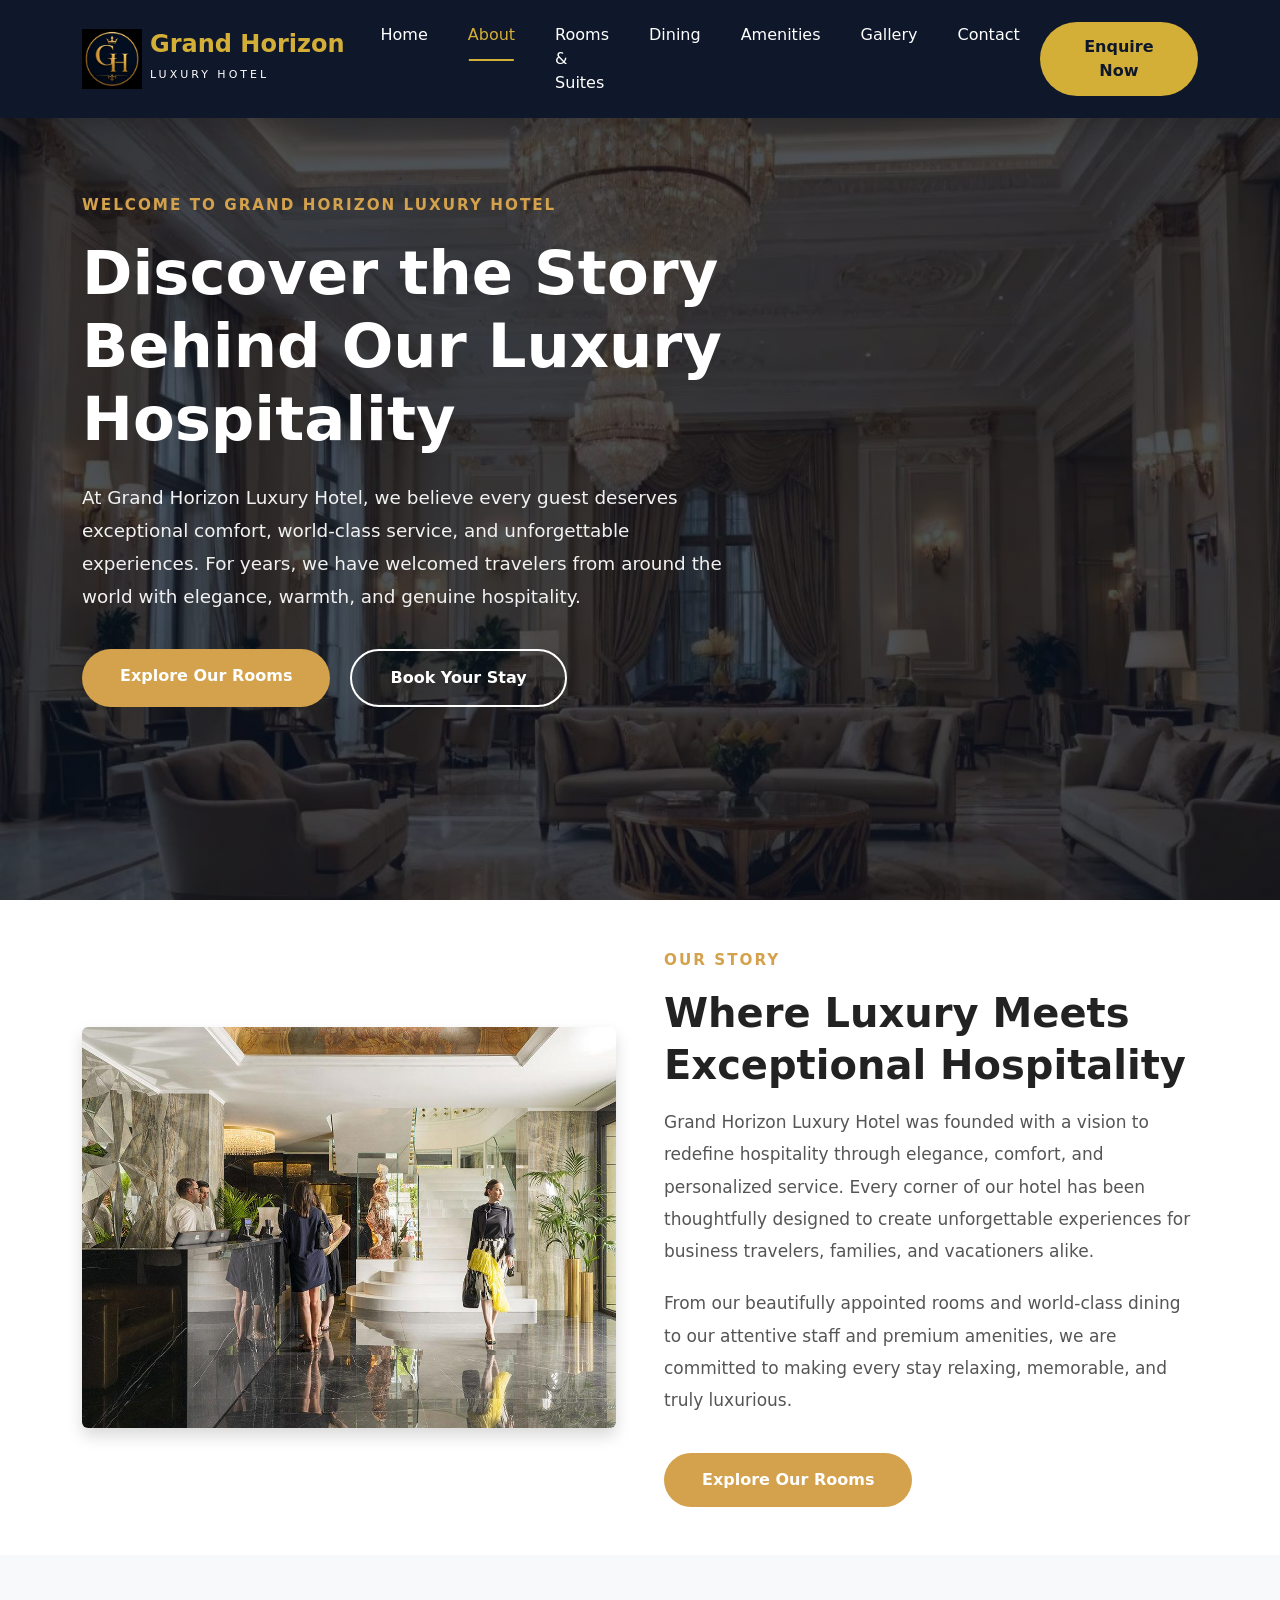
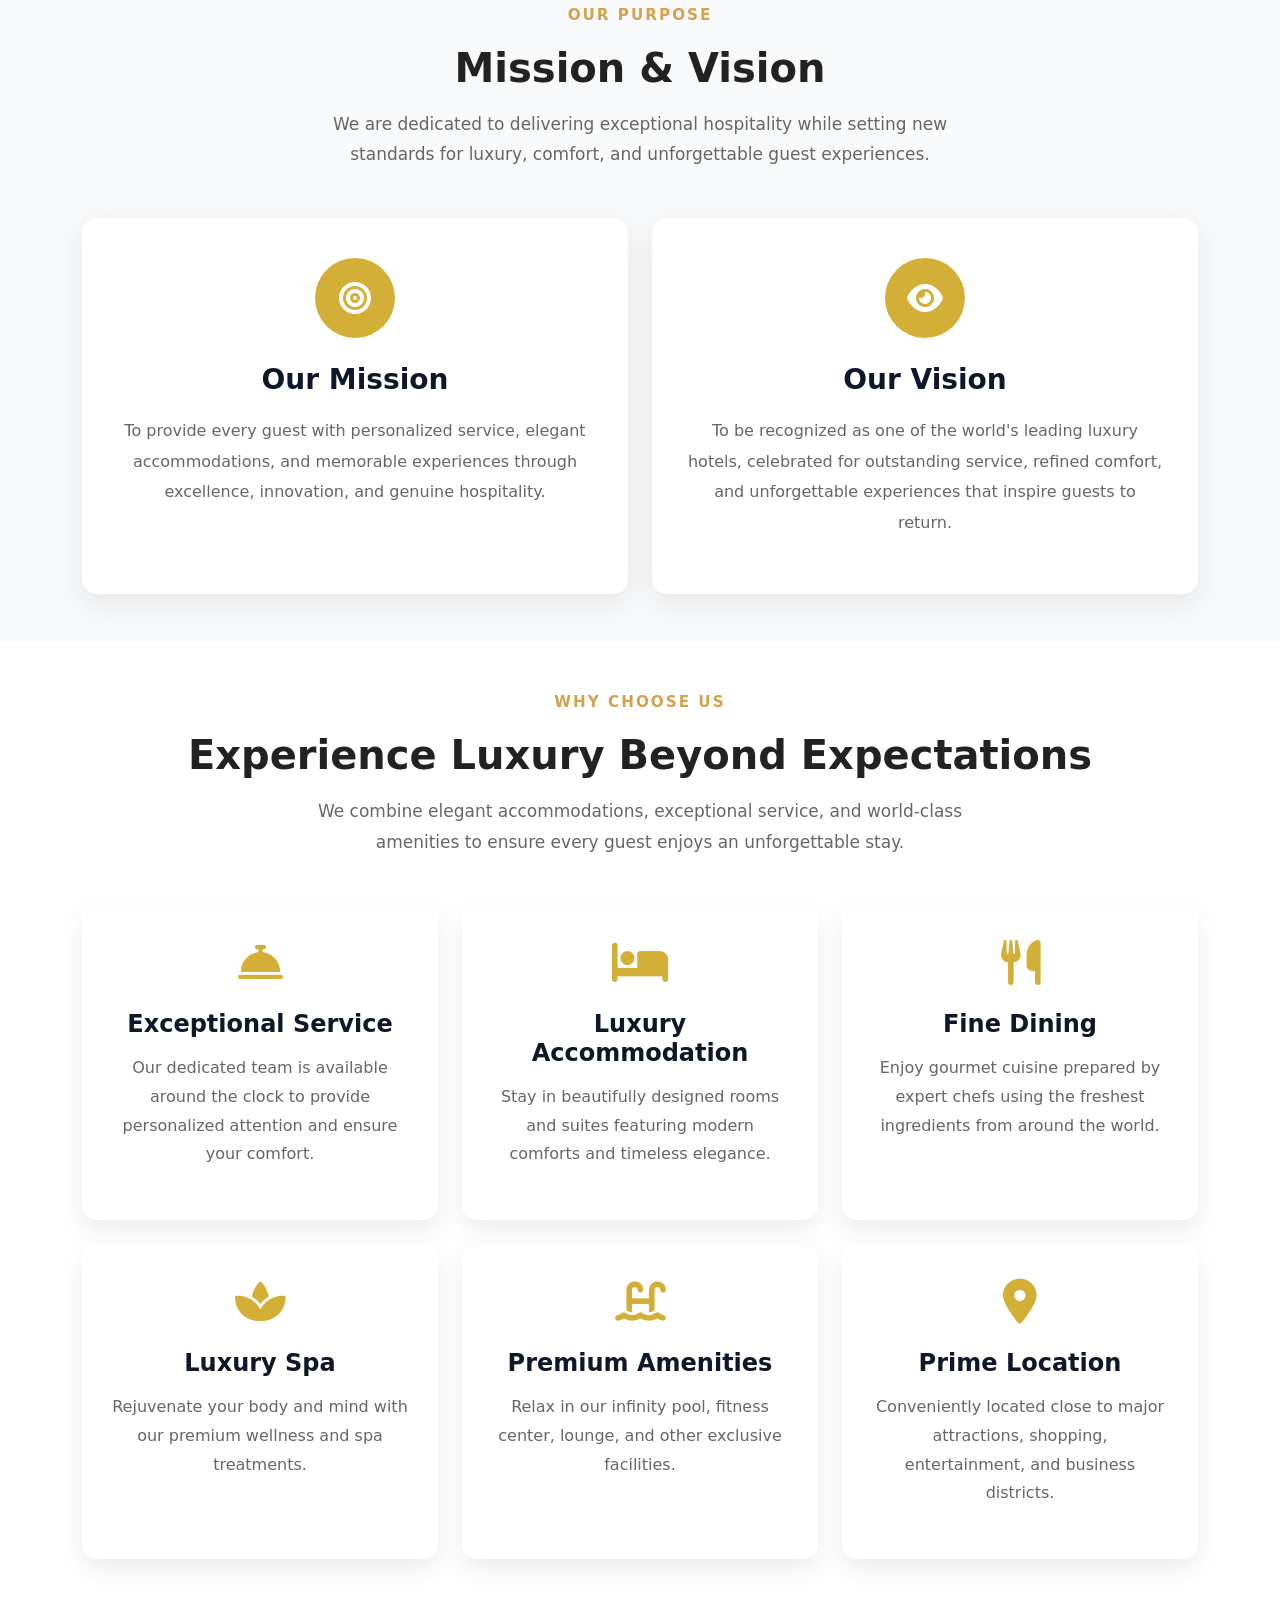
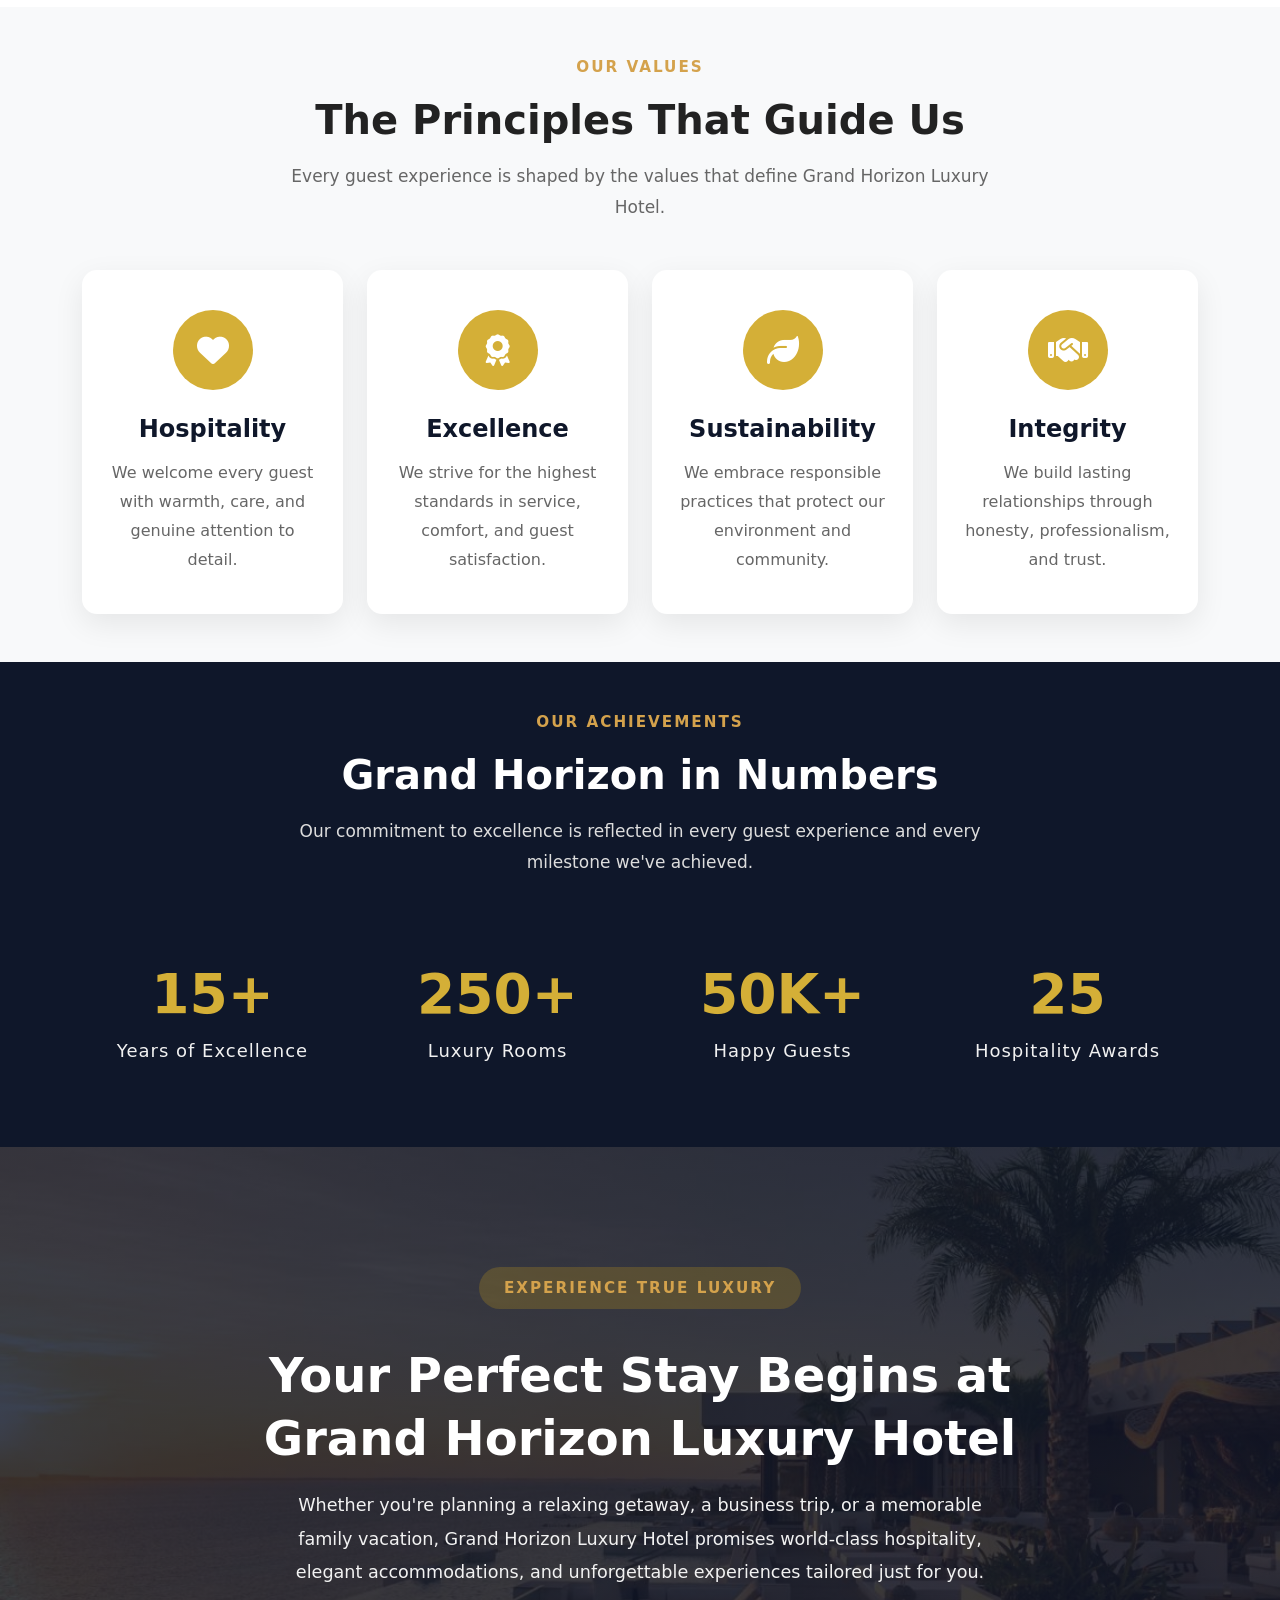
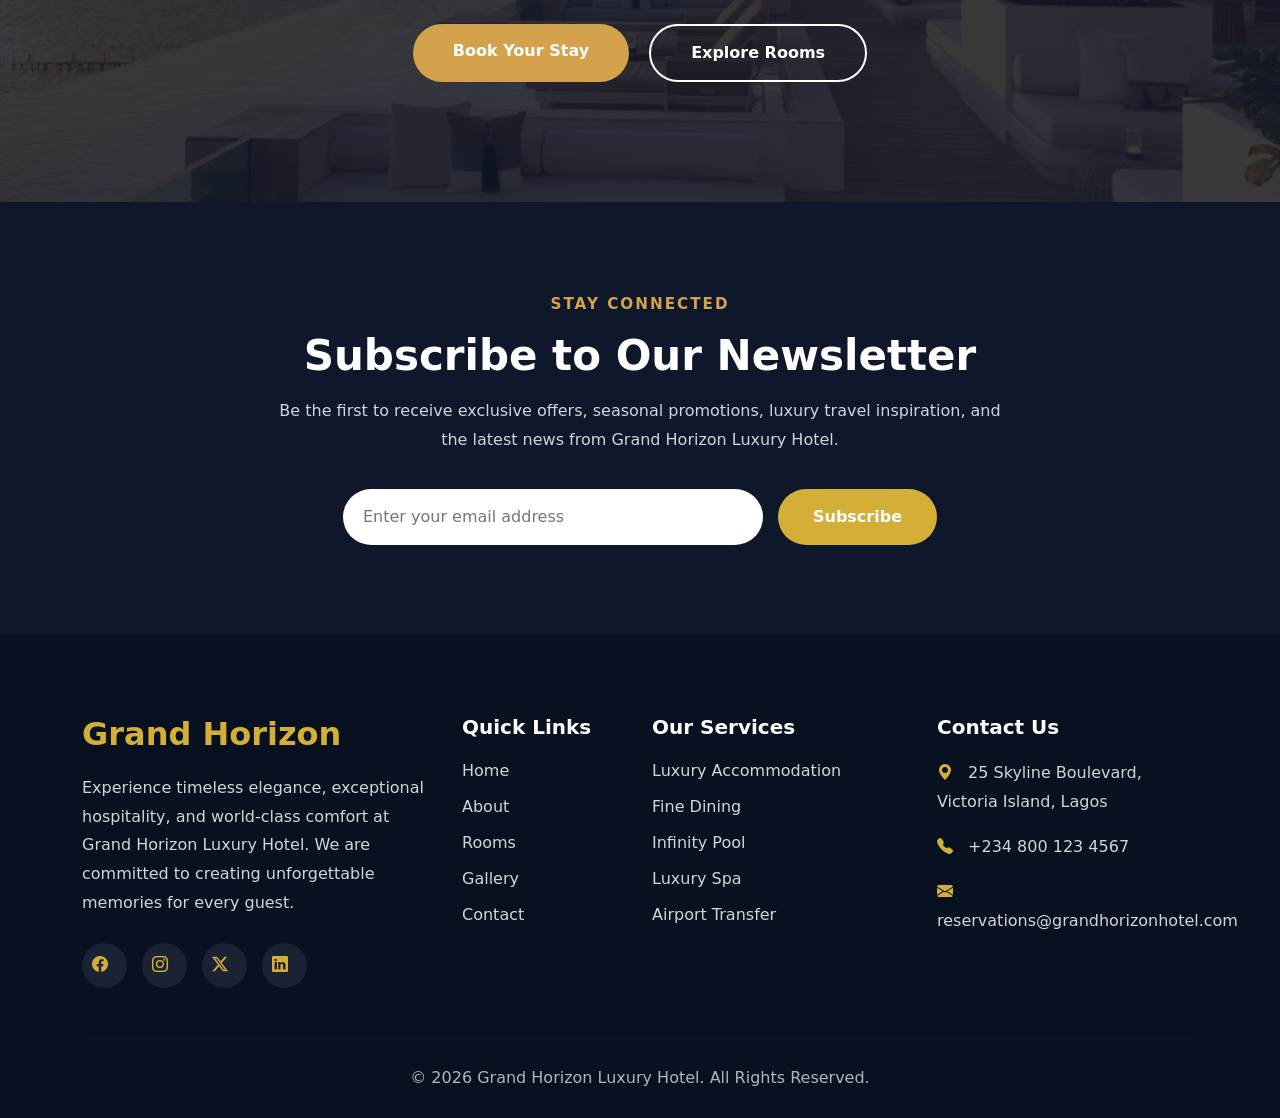
<file: about.html>
<!DOCTYPE html>
<html lang="en">
<head>
    <meta charset="UTF-8">
    <meta name="viewport" content="width=device-width, initial-scale=1.0">
    <link href="https://cdn.jsdelivr.net/npm/bootstrap@5.3.8/dist/css/bootstrap.min.css" rel="stylesheet" integrity="sha384-sRIl4kxILFvY47J16cr9ZwB07vP4J8+LH7qKQnuqkuIAvNWLzeN8tE5YBujZqJLB" crossorigin="anonymous">
    <link rel="stylesheet" href="https://cdn.jsdelivr.net/npm/bootstrap-icons@1.11.3/font/bootstrap-icons.min.css">
    <link rel="stylesheet" href="https://cdnjs.cloudflare.com/ajax/libs/font-awesome/6.5.2/css/all.min.css">
    <link rel="stylesheet" href="./style.css">
    <link rel="stylesheet" href="./animations.css">
    <link rel="icon" type="image/png" href="images/favicon.png">

   <title>Grand Horizon Luxury Hotel | About Us</title>
</head>
<body>
    <!-- Navbar Start -->
<nav class="navbar navbar-expand-lg navbar-dark hotel-navbar fixed-top">
    <div class="container">

        <!-- Logo -->
        <a class="navbar-brand d-flex align-items-center" href="index.html">
            <img src="images/logo.png" alt="Grand Horizon Logo" class="hotel-logo">

            <div class="ms-2">
                <h4 class="logo-title mb-0">Grand Horizon</h4>
                <small class="logo-subtitle">
                    LUXURY HOTEL
                </small>
            </div>
        </a>

        <!-- Mobile Toggle -->
        <button class="navbar-toggler shadow-none border-0"
            type="button"
            data-bs-toggle="collapse"
            data-bs-target="#hotelNavbar">

            <span class="navbar-toggler-icon"></span>

        </button>

        <!-- Menu -->
        <div class="collapse navbar-collapse" id="hotelNavbar">

            <ul class="navbar-nav mx-auto">

                <li class="nav-item">
                    <a class="nav-link " href="index.html">Home</a>
                </li>

                <li class="nav-item">
                    <a class="nav-link " href="about.html">About</a>
                </li>

                <li class="nav-item">
                    <a class="nav-link" href="rooms.html">Rooms & Suites</a>
                </li>

                <li class="nav-item">
                    <a class="nav-link" href="dining.html">Dining</a>
                </li>

                <li class="nav-item">
                    <a class="nav-link" href="amenities.html">Amenities</a>
                </li>

                <li class="nav-item">
                    <a class="nav-link" href="gallery.html">Gallery</a>
                </li>

                <li class="nav-item">
                    <a class="nav-link" href="contact.html">Contact</a>
                </li>

            </ul>

            <!-- Button -->

            <a href="booking.html" class="btn hotel-btn" id="bookingBtn">
                Enquire Now
            </a>

        </div>

    </div>
</nav>
<!-- Navbar End -->
 <!-- ===========================
  <!--=====================================
        ABOUT HERO SECTION
======================================-->

<section class="about-hero">

    <div class="container">

        <div class="row align-items-center min-vh-100">

            <div class="col-lg-7">

                <span class="hero-subtitle">
                    Welcome to Grand Horizon Luxury Hotel
                </span>

                <h1 class="hero-title">
                    Discover the Story Behind Our Luxury Hospitality
                </h1>

                <p class="hero-text">

                    At Grand Horizon Luxury Hotel, we believe every guest deserves
                    exceptional comfort, world-class service, and unforgettable
                    experiences. For years, we have welcomed travelers from around
                    the world with elegance, warmth, and genuine hospitality.

                </p>

                <div class="hero-buttons">

                    <a href="rooms.html" class="btn btn-gold">
                        Explore Our Rooms
                    </a>

                    <a href="booking.html" class="btn btn-outline-light">
                        Book Your Stay
                    </a>

                </div>

            </div>

        </div>

    </div>

</section>
<!--==========================
      OUR STORY SECTION
===========================-->

<section class="our-story py-5 reveal">

    <div class="container">

        <div class="row align-items-center g-5">

            <div class="col-lg-6">

                <img src="images/our-story.jpg" alt="Grand Horizon Luxury Hotel" class="img-fluid rounded shadow">

            </div>

            <div class="col-lg-6">

                <span class="section-subtitle">OUR STORY</span>

                <h2 class="section-title">
                    Where Luxury Meets Exceptional Hospitality
                </h2>

                <p class="story-text">
                    Grand Horizon Luxury Hotel was founded with a vision to redefine
                    hospitality through elegance, comfort, and personalized service.
                    Every corner of our hotel has been thoughtfully designed to create
                    unforgettable experiences for business travelers, families, and
                    vacationers alike.
                </p>

                <p class="story-text">
                    From our beautifully appointed rooms and world-class dining to our
                    attentive staff and premium amenities, we are committed to making
                    every stay relaxing, memorable, and truly luxurious.
                </p>

                <a href="rooms.html" class="btn btn-gold mt-3">
                    Explore Our Rooms
                </a>

            </div>

        </div>

    </div>

</section>
<!--==========================
      MISSION & VISION
===========================-->

<section class="mission-vision py-5 reveal">

    <div class="container">

        <div class="text-center mb-5">

            <span class="section-subtitle">OUR PURPOSE</span>

            <h2 class="section-title">Mission & Vision</h2>

            <p class="section-description">
                We are dedicated to delivering exceptional hospitality while setting
                new standards for luxury, comfort, and unforgettable guest experiences.
            </p>

        </div>

        <div class="row g-4">

            <!-- Mission -->

            <div class="col-lg-6">

                <div class="mission-card">

                    <div class="icon-box">
                        <i class="fas fa-bullseye"></i>
                    </div>

                    <h3>Our Mission</h3>

                    <p>
                        To provide every guest with personalized service, elegant
                        accommodations, and memorable experiences through excellence,
                        innovation, and genuine hospitality.
                    </p>

                </div>

            </div>

            <!-- Vision -->

            <div class="col-lg-6">

                <div class="mission-card">

                    <div class="icon-box">
                        <i class="fas fa-eye"></i>
                    </div>

                    <h3>Our Vision</h3>

                    <p>
                        To be recognized as one of the world's leading luxury hotels,
                        celebrated for outstanding service, refined comfort, and
                        unforgettable experiences that inspire guests to return.
                    </p>

                </div>

            </div>

        </div>

    </div>

</section>
<!--====================================
        WHY CHOOSE US SECTION
=====================================-->

<section class="why-choose py-5 reveal">

    <div class="container">

        <div class="text-center mb-5">

            <span class="section-subtitle">WHY CHOOSE US</span>

            <h2 class="section-title">
                Experience Luxury Beyond Expectations
            </h2>

            <p class="section-description">
                We combine elegant accommodations, exceptional service, and world-class
                amenities to ensure every guest enjoys an unforgettable stay.
            </p>

        </div>

        <div class="row g-4">

            <!-- Item 1 -->
            <div class="col-md-6 col-lg-4">

                <div class="feature-card">

                    <i class="fas fa-concierge-bell feature-icon"></i>

                    <h4>Exceptional Service</h4>

                    <p>
                        Our dedicated team is available around the clock to provide
                        personalized attention and ensure your comfort.
                    </p>

                </div>

            </div>

            <!-- Item 2 -->
            <div class="col-md-6 col-lg-4">

                <div class="feature-card">

                    <i class="fas fa-bed feature-icon"></i>

                    <h4>Luxury Accommodation</h4>

                    <p>
                        Stay in beautifully designed rooms and suites featuring modern
                        comforts and timeless elegance.
                    </p>

                </div>

            </div>

            <!-- Item 3 -->
            <div class="col-md-6 col-lg-4">

                <div class="feature-card">

                    <i class="fas fa-utensils feature-icon"></i>

                    <h4>Fine Dining</h4>

                    <p>
                        Enjoy gourmet cuisine prepared by expert chefs using the
                        freshest ingredients from around the world.
                    </p>

                </div>

            </div>

            <!-- Item 4 -->
            <div class="col-md-6 col-lg-4">

                <div class="feature-card">

                    <i class="fas fa-spa feature-icon"></i>

                    <h4>Luxury Spa</h4>

                    <p>
                        Rejuvenate your body and mind with our premium wellness and
                        spa treatments.
                    </p>

                </div>

            </div>

            <!-- Item 5 -->
            <div class="col-md-6 col-lg-4">

                <div class="feature-card">

                    <i class="fas fa-swimming-pool feature-icon"></i>

                    <h4>Premium Amenities</h4>

                    <p>
                        Relax in our infinity pool, fitness center, lounge, and other
                        exclusive facilities.
                    </p>

                </div>

            </div>

            <!-- Item 6 -->
            <div class="col-md-6 col-lg-4">

                <div class="feature-card">

                    <i class="fas fa-map-marker-alt feature-icon"></i>

                    <h4>Prime Location</h4>

                    <p>
                        Conveniently located close to major attractions, shopping,
                        entertainment, and business districts.
                    </p>

                </div>

            </div>

        </div>

    </div>

</section>
<!--=====================================
        OUR CORE VALUES
======================================-->

<section class="core-values py-5 reveal">

    <div class="container">

        <div class="text-center mb-5">

            <span class="section-subtitle">OUR VALUES</span>

            <h2 class="section-title">
                The Principles That Guide Us
            </h2>

            <p class="section-description">
                Every guest experience is shaped by the values that define Grand Horizon Luxury Hotel.
            </p>

        </div>

        <div class="row g-4">

            <!-- Value 1 -->
            <div class="col-md-6 col-lg-3">

                <div class="value-card">

                    <div class="value-icon">
                        <i class="fas fa-heart"></i>
                    </div>

                    <h4>Hospitality</h4>

                    <p>
                        We welcome every guest with warmth, care, and genuine attention to detail.
                    </p>

                </div>

            </div>

            <!-- Value 2 -->
            <div class="col-md-6 col-lg-3">

                <div class="value-card">

                    <div class="value-icon">
                        <i class="fas fa-award"></i>
                    </div>

                    <h4>Excellence</h4>

                    <p>
                        We strive for the highest standards in service, comfort, and guest satisfaction.
                    </p>

                </div>

            </div>

            <!-- Value 3 -->
            <div class="col-md-6 col-lg-3">

                <div class="value-card">

                    <div class="value-icon">
                        <i class="fas fa-leaf"></i>
                    </div>

                    <h4>Sustainability</h4>

                    <p>
                        We embrace responsible practices that protect our environment and community.
                    </p>

                </div>

            </div>

            <!-- Value 4 -->
            <div class="col-md-6 col-lg-3">

                <div class="value-card">

                    <div class="value-icon">
                        <i class="fas fa-handshake"></i>
                    </div>

                    <h4>Integrity</h4>

                    <p>
                        We build lasting relationships through honesty, professionalism, and trust.
                    </p>

                </div>

            </div>

        </div>

    </div>

</section>
<!--=====================================
        HOTEL BY THE NUMBERS
======================================-->

<section class="hotel-stats py-5 reveal">

    <div class="container">

        <div class="text-center mb-5">

            <span class="section-subtitle">OUR ACHIEVEMENTS</span>

            <h2 class="section-title">
                Grand Horizon in Numbers
            </h2>

            <p class="section-description">
                Our commitment to excellence is reflected in every guest experience and every milestone we've achieved.
            </p>

        </div>

        <div class="row text-center g-4">

            <!-- Stat 1 -->
            <div class="col-6 col-lg-3">

                <div class="stat-box">

                    <h2>15+</h2>

                    <p>Years of Excellence</p>

                </div>

            </div>

            <!-- Stat 2 -->
            <div class="col-6 col-lg-3">

                <div class="stat-box">

                    <h2>250+</h2>

                    <p>Luxury Rooms</p>

                </div>

            </div>

            <!-- Stat 3 -->
            <div class="col-6 col-lg-3">

                <div class="stat-box">

                    <h2>50K+</h2>

                    <p>Happy Guests</p>

                </div>

            </div>

            <!-- Stat 4 -->
            <div class="col-6 col-lg-3">

                <div class="stat-box">

                    <h2>25</h2>

                    <p>Hospitality Awards</p>

                </div>

            </div>

        </div>

    </div>

</section>
<!--=====================================
        BOOK YOUR STAY CTA
======================================-->

<section class="about-cta reveal">

    <div class="container">

        <div class="row justify-content-center">

            <div class="col-lg-9">

                <div class="cta-content text-center">

                    <span class="cta-subtitle">
                        EXPERIENCE TRUE LUXURY
                    </span>

                    <h2 class="cta-title">
                        Your Perfect Stay Begins at Grand Horizon Luxury Hotel
                    </h2>

                    <p class="cta-text">
                        Whether you're planning a relaxing getaway, a business trip,
                        or a memorable family vacation, Grand Horizon Luxury Hotel
                        promises world-class hospitality, elegant accommodations,
                        and unforgettable experiences tailored just for you.
                    </p>

                    <div class="cta-buttons">

                        <a href="booking.html" class="btn btn-gold">
                            Book Your Stay
                        </a>

                        <a href="rooms.html" class="btn btn-outline-light">
                            Explore Rooms
                        </a>

                    </div>

                </div>

            </div>

        </div>

    </div>

</section>
<!--==========================
    NEWSLETTER
===========================-->

<section class="newsletter reveal">

    <div class="container">

        <div class="newsletter-box">

            <span class="section-subtitle">
                Stay Connected
            </span>

            <h2>
                Subscribe to Our Newsletter
            </h2>

            <p>
                Be the first to receive exclusive offers, seasonal promotions,
                luxury travel inspiration, and the latest news from Grand Horizon
                Luxury Hotel.
            </p>

            <form class="newsletter-form" id="newsletterForm">

    <input
        type="email"
        id="newsletterEmail"
        placeholder="Enter your email address"
        required>

    <button
        type="submit"
        id="newsletterBtn">

        Subscribe

    </button>

</form>

<div id="newsletterError" class="error-box">

    <i class="bi bi-exclamation-circle-fill"></i>

    <p class="mb-0 mt-2">

        Please enter a valid email address.

    </p>

</div>

<div id="newsletterSuccess" class="success-box">

    <i class="bi bi-check-circle-fill"></i>

    <p class="mb-0 mt-2">

        Thank you for subscribing to our newsletter.

    </p>

</div>

        </div>

    </div>

</section>

<!-- ==========================
     FOOTER
========================== -->
<footer class="hotel-footer ">

    <div class="container">

        <div class="row gy-5">

            <!-- Hotel Info -->
            <div class="col-lg-4 col-md-6">

                <h3 class="footer-logo">
                    Grand Horizon
                </h3>

                <p>
                    Experience timeless elegance, exceptional hospitality, and
                    world-class comfort at Grand Horizon Luxury Hotel. We are
                    committed to creating unforgettable memories for every guest.
                </p>

                <div class="social-icons">

                    <a href="#"><i class="bi bi-facebook"></i></a>

                    <a href="#"><i class="bi bi-instagram"></i></a>

                    <a href="#"><i class="bi bi-twitter-x"></i></a>

                    <a href="#"><i class="bi bi-linkedin"></i></a>

                </div>

            </div>

            <!-- Quick Links -->

            <div class="col-lg-2 col-md-6">

                <h5>Quick Links</h5>

                <ul>

                    <li><a href="index.html">Home</a></li>

                    <li><a href="about.html">About</a></li>

                    <li><a href="rooms.html">Rooms</a></li>

                    <li><a href="gallery.html">Gallery</a></li>

                    <li><a href="contact.html">Contact</a></li>

                </ul>

            </div>

            <!-- Services -->

            <div class="col-lg-3 col-md-6">

                <h5>Our Services</h5>

                <ul>

                    <li>Luxury Accommodation</li>

                    <li>Fine Dining</li>

                    <li>Infinity Pool</li>

                    <li>Luxury Spa</li>

                    <li>Airport Transfer</li>

                </ul>

            </div>

            <!-- Contact -->

            <div class="col-lg-3 col-md-6">

                <h5>Contact Us</h5>

                <p>
                    <i class="bi bi-geo-alt-fill"></i>
                    25 Skyline Boulevard,
                    Victoria Island, Lagos
                </p>

                <p>
                    <i class="bi bi-telephone-fill"></i>
                    +234 800 123 4567
                </p>

                <p>
                    <i class="bi bi-envelope-fill"></i>
                    reservations@grandhorizonhotel.com
                </p>

            </div>

        </div>

        <hr>

        <div class="footer-bottom">

            <p>
                © 2026 Grand Horizon Luxury Hotel. All Rights Reserved.
            </p>

        </div>

    </div>

</footer>
<!-- ==========================
      Back To Top Button
========================== -->

<button id="backToTop" class="back-to-top">

    <i class="bi bi-arrow-up"></i>
</button>
<script src="https://cdn.jsdelivr.net/npm/bootstrap@5.3.8/dist/js/bootstrap.bundle.min.js" integrity="sha384-FKyoEForCGlyvwx9Hj09JcYn3nv7wiPVlz7YYwJrWVcXK/BmnVDxM+D2scQbITxI" crossorigin="anonymous"></script>  
<script src="./script.js"></script> 
</body>
</html>
</file>
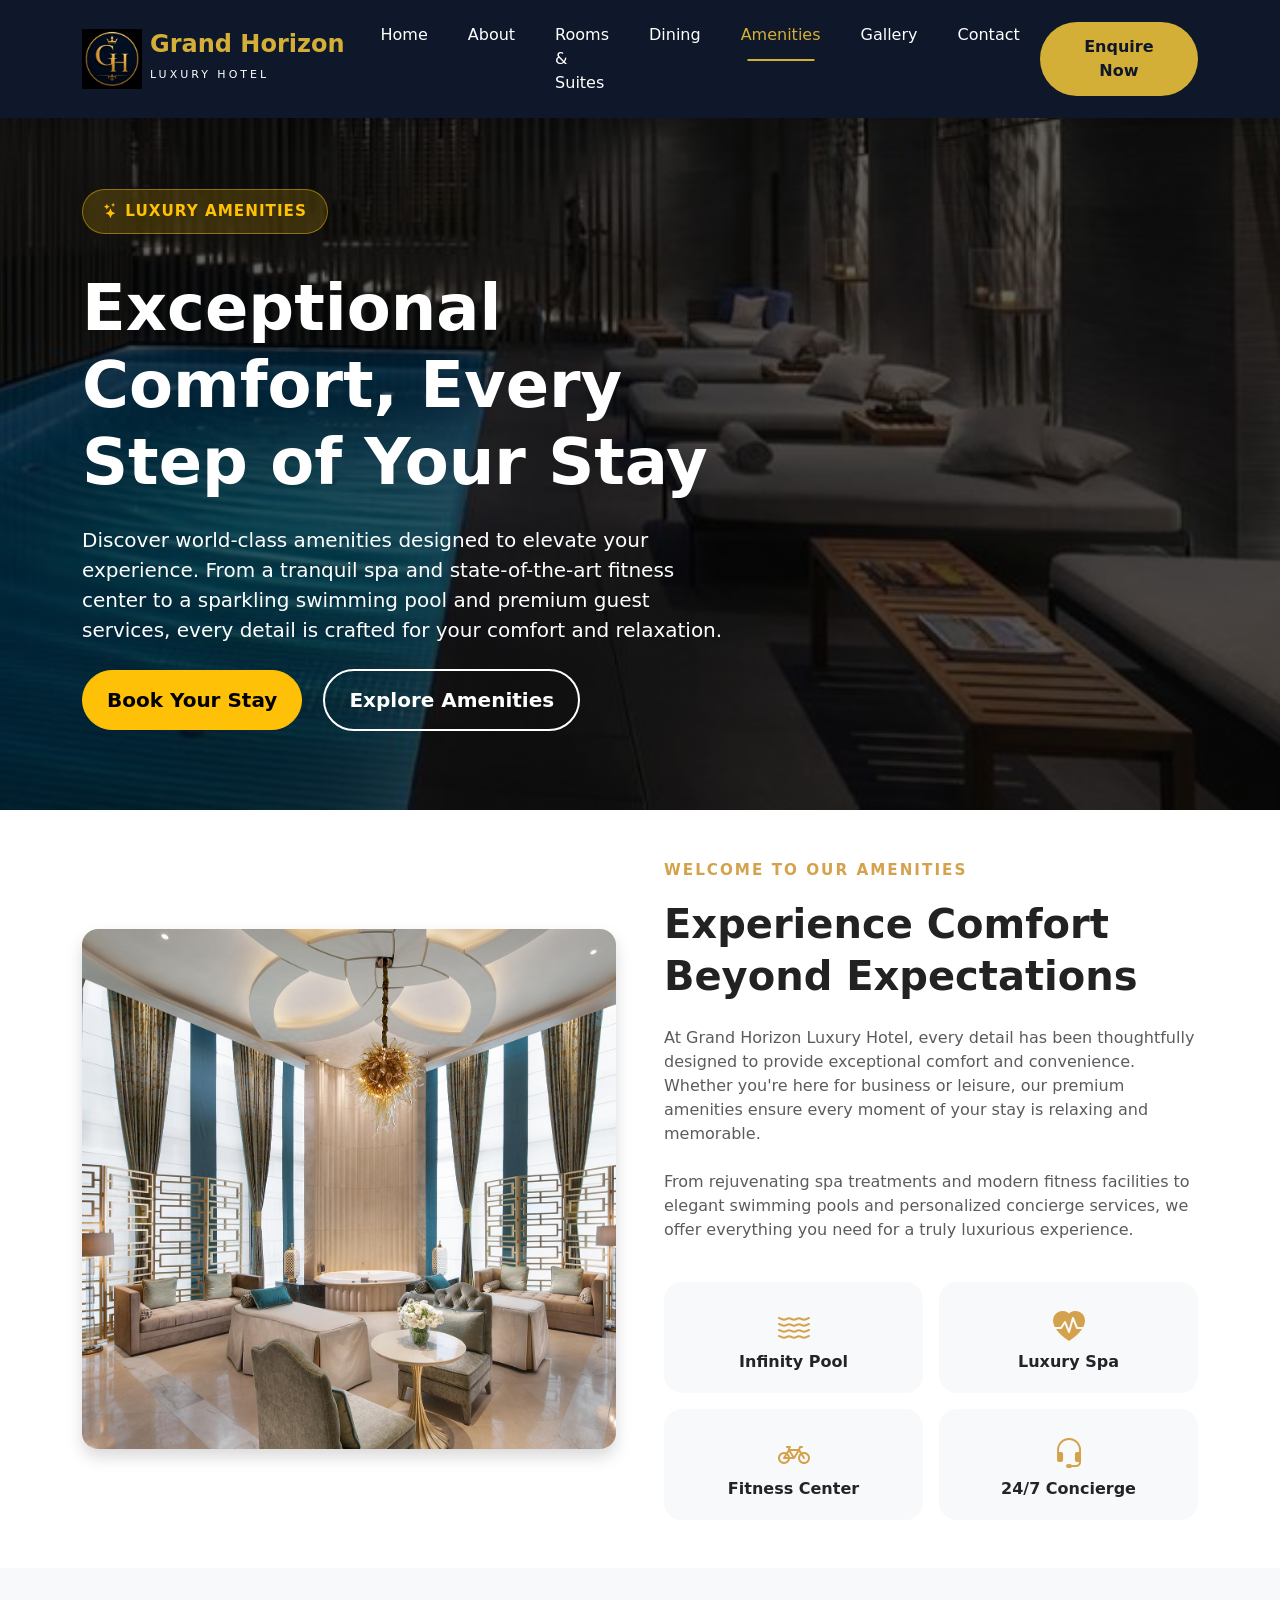
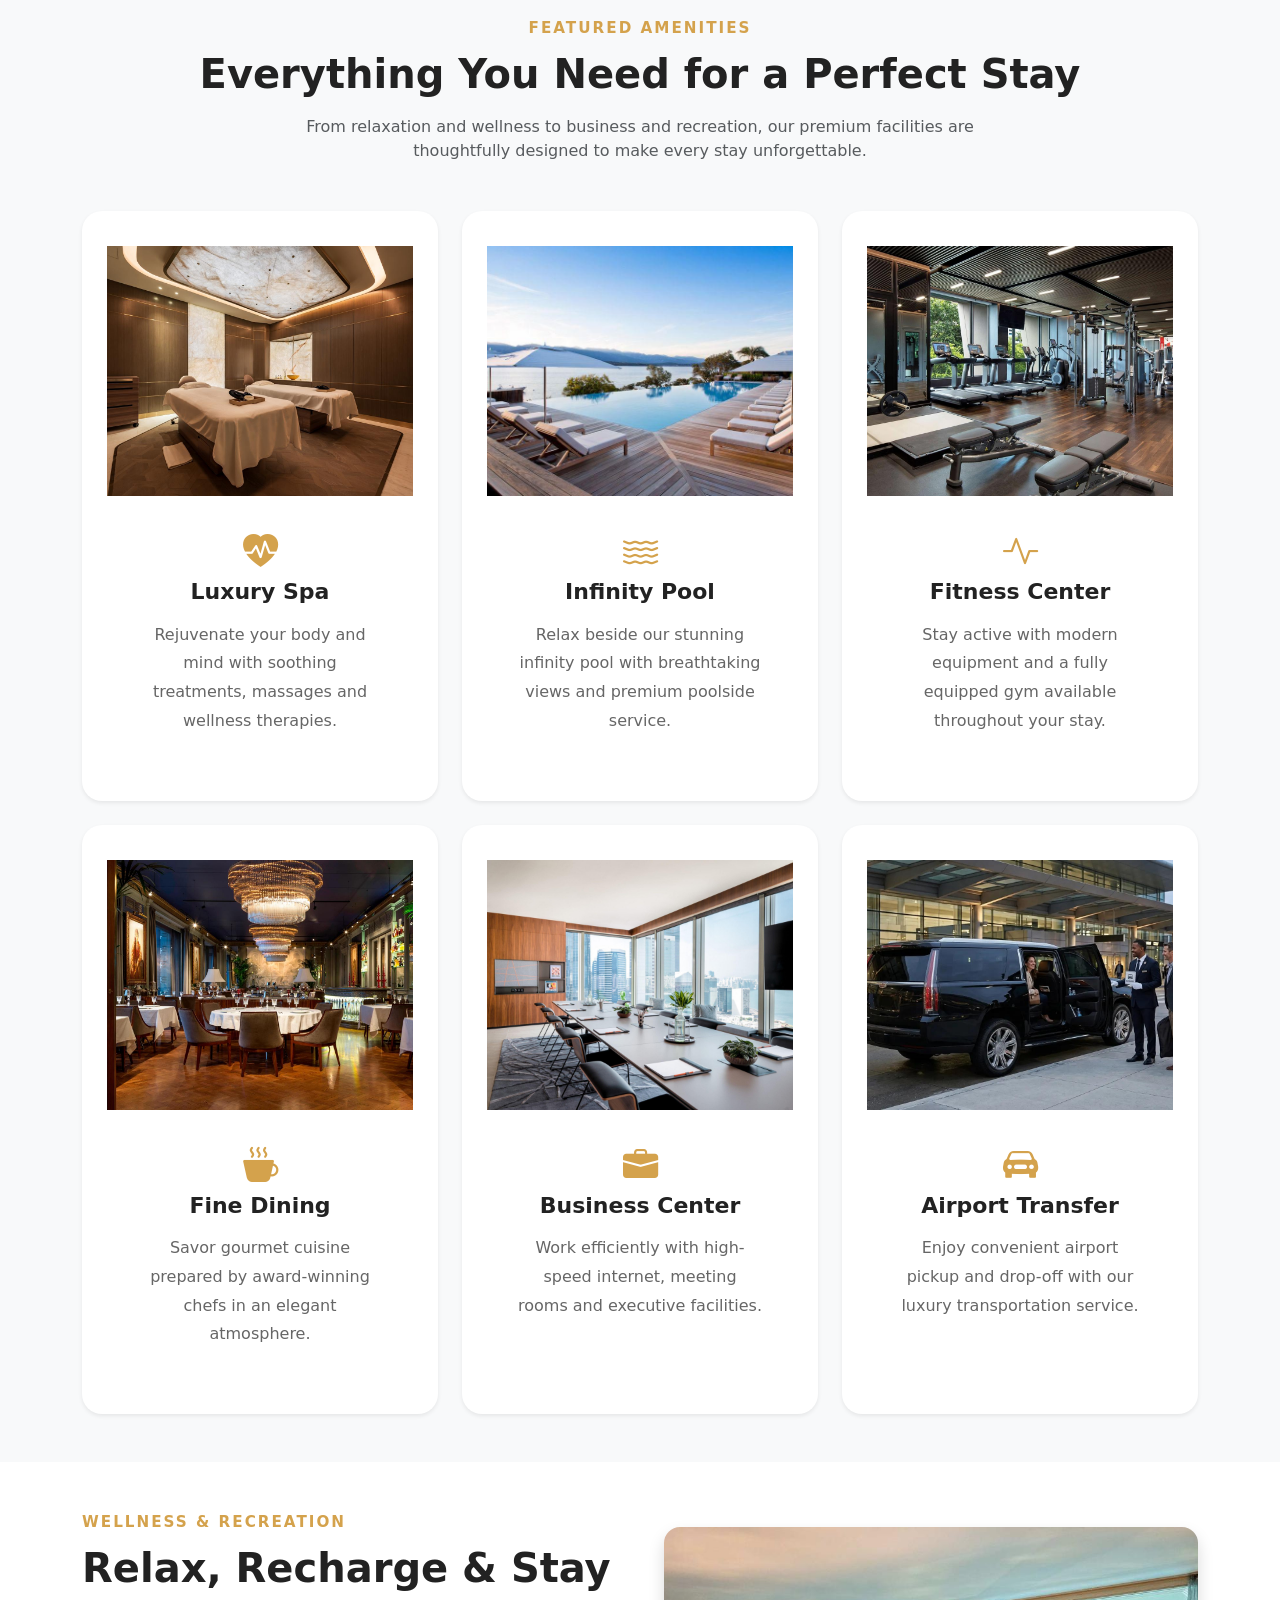
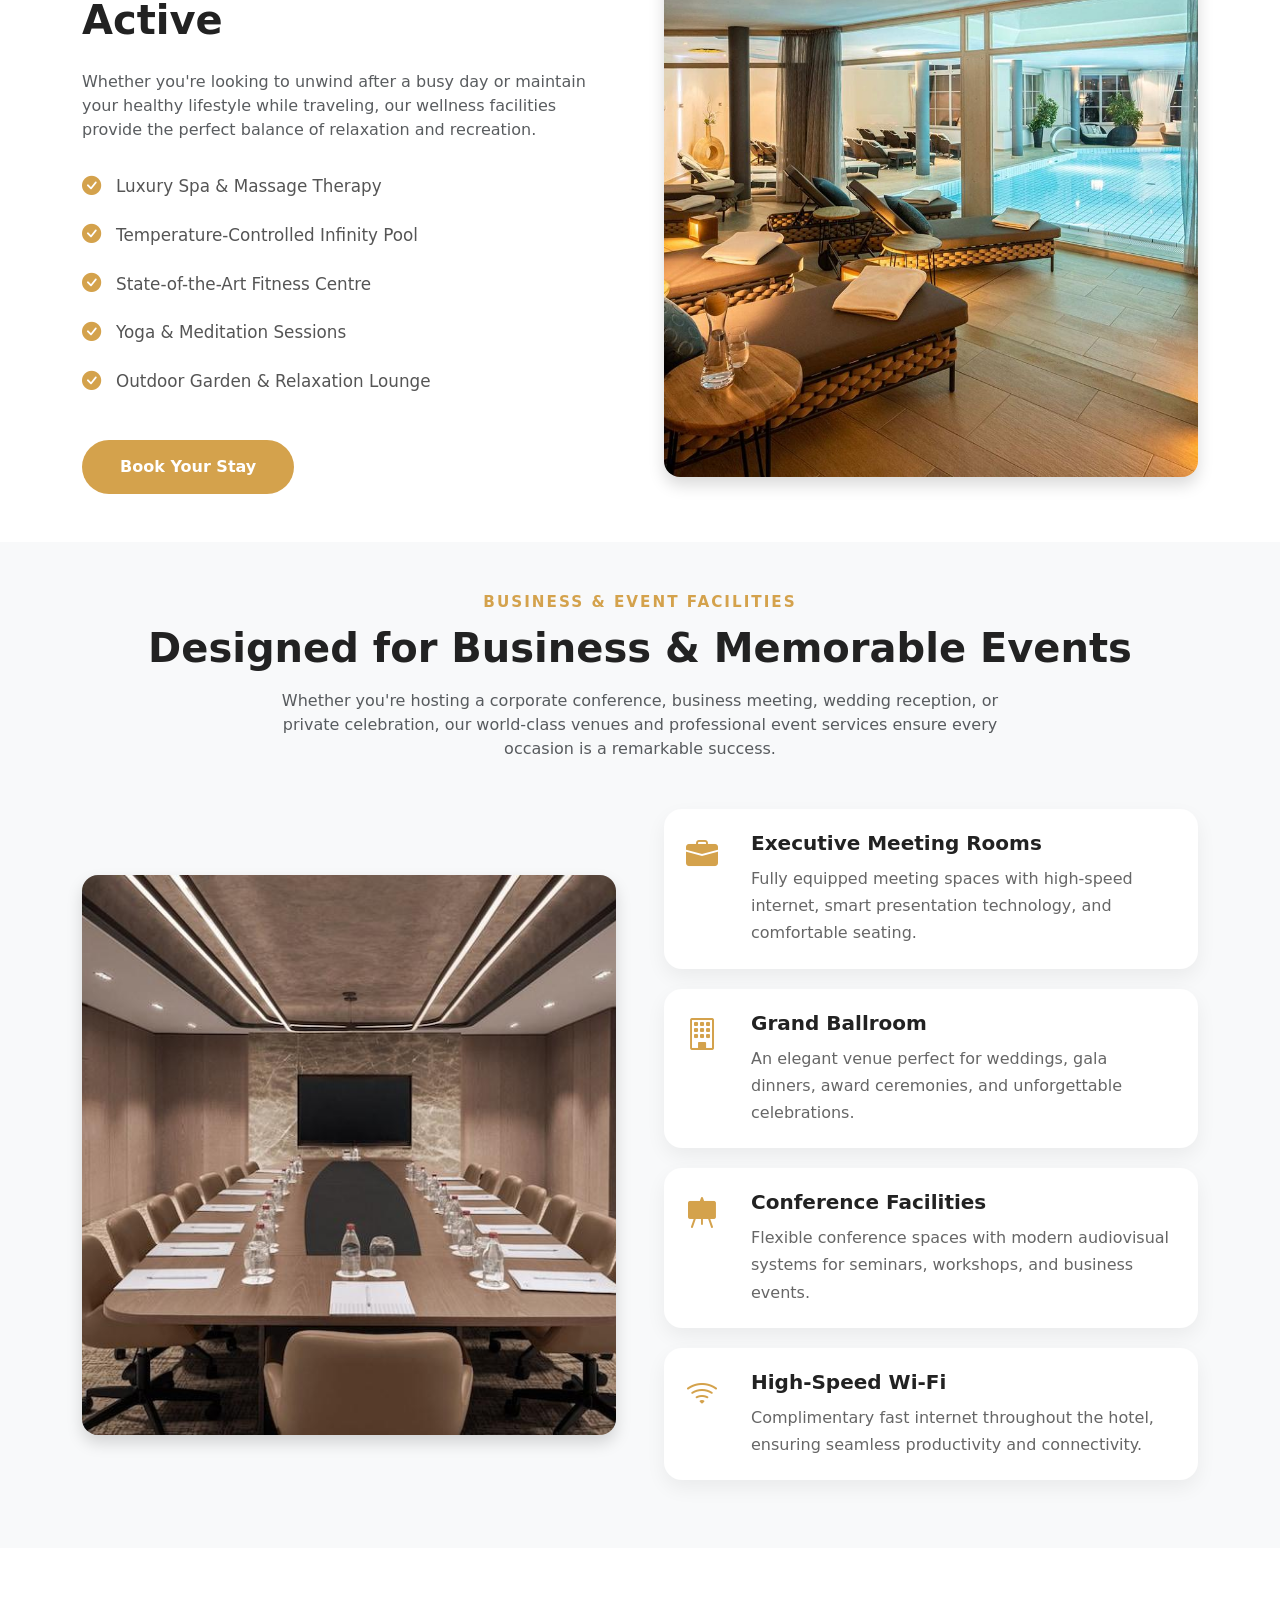
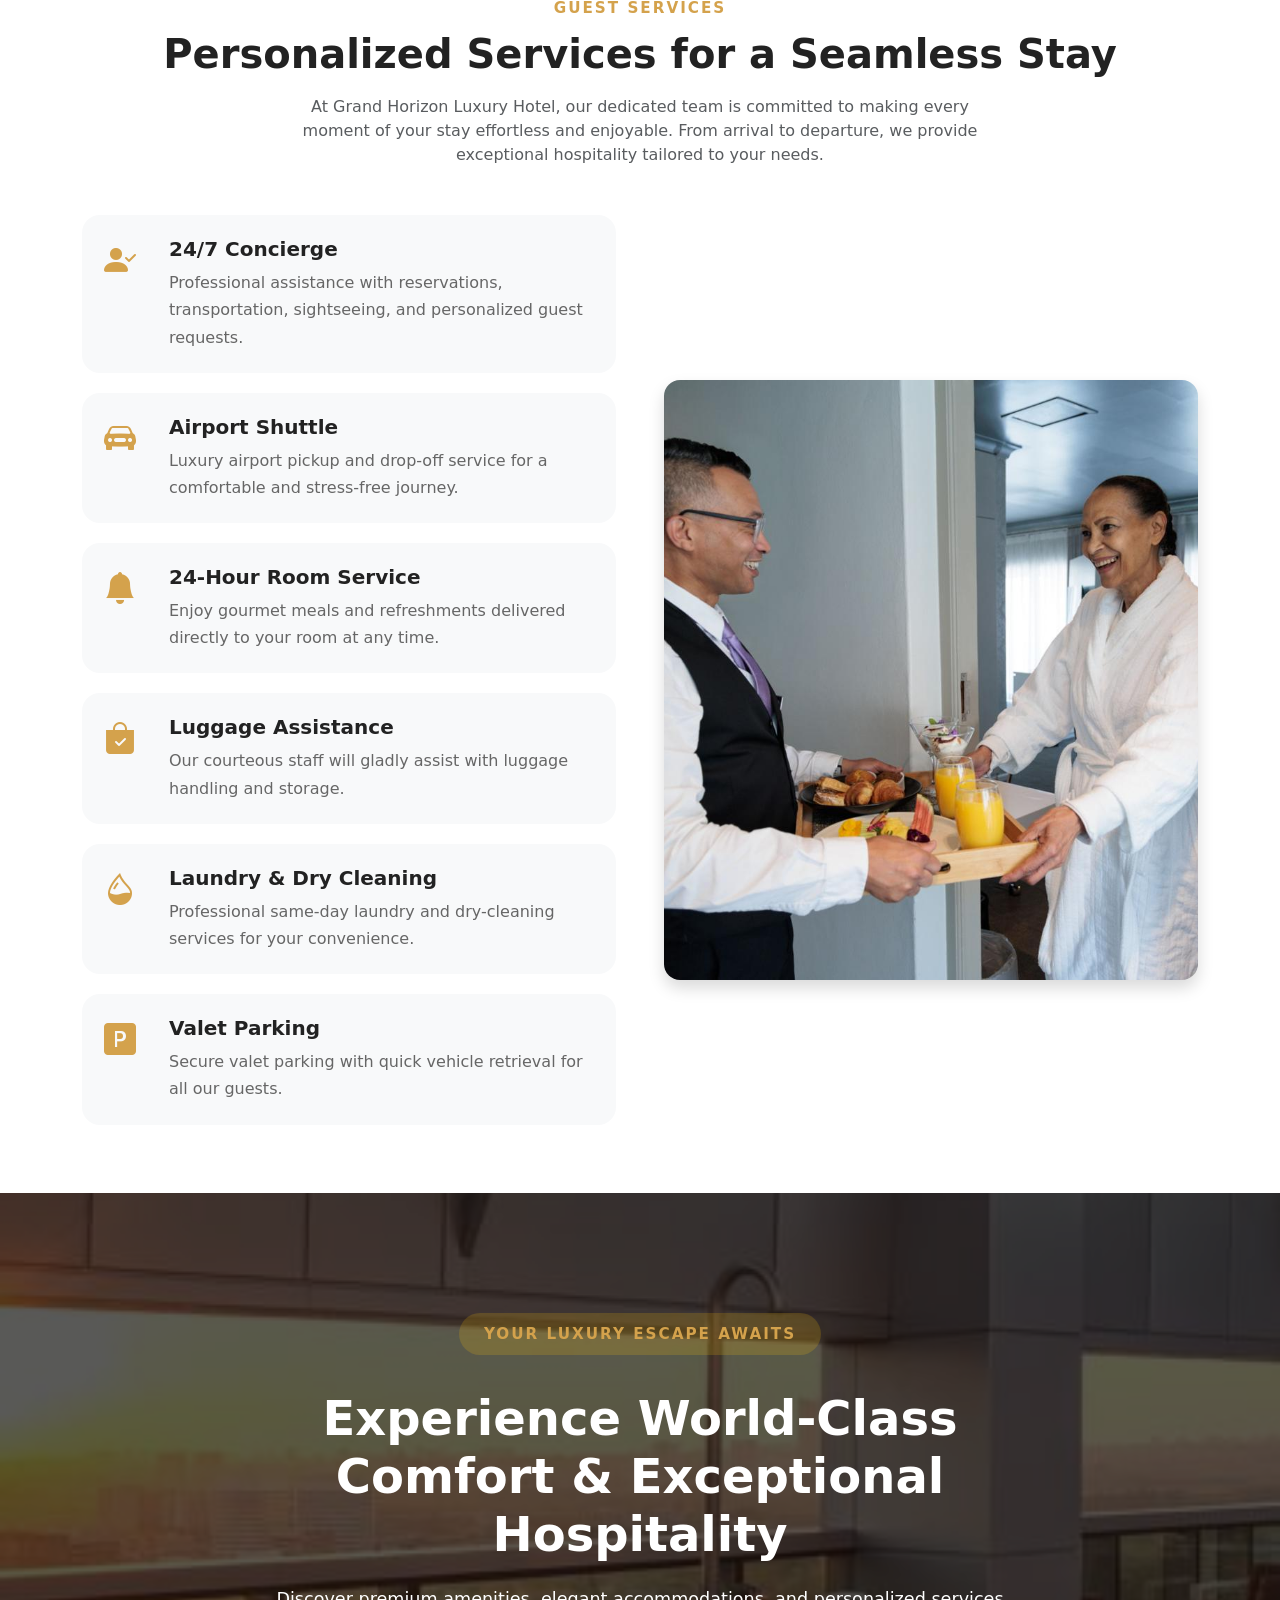
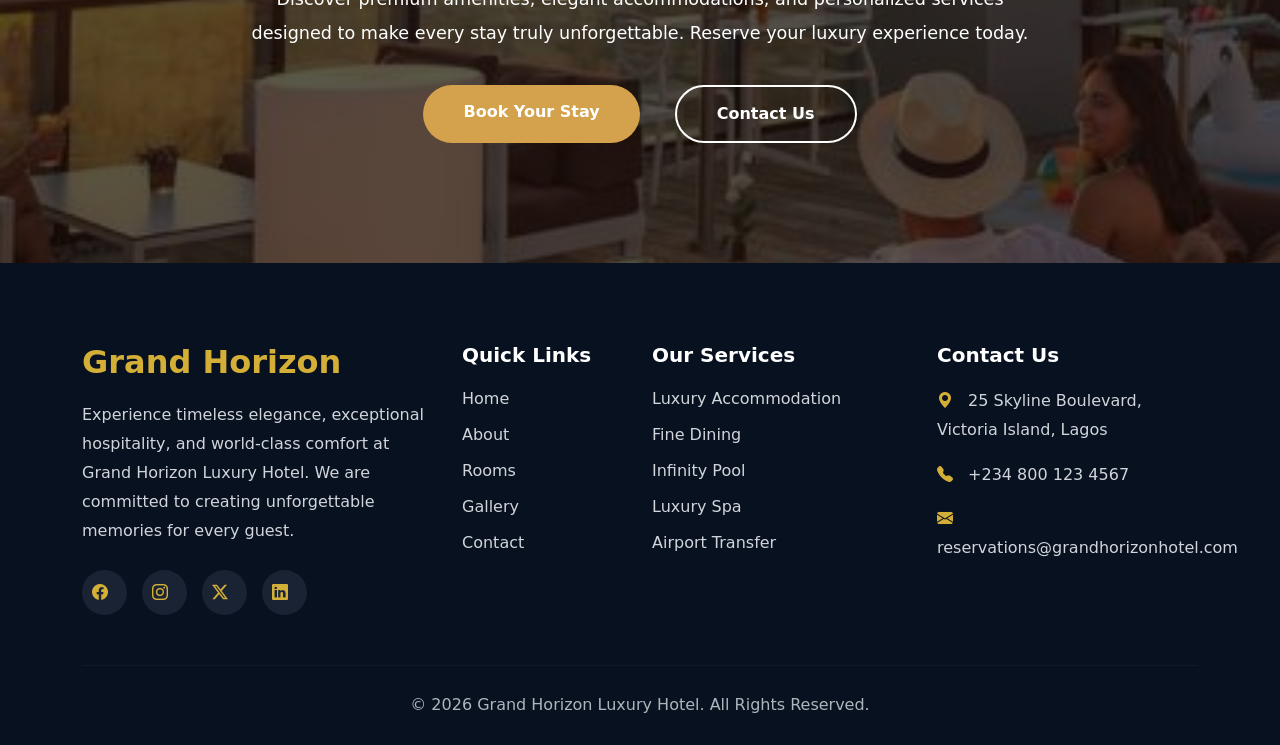
<file: amenities.html>
<!DOCTYPE html>
<html lang="en">
<head>
    <meta charset="UTF-8">
    <meta name="viewport" content="width=device-width, initial-scale=1.0">
    <link href="https://cdn.jsdelivr.net/npm/bootstrap@5.3.8/dist/css/bootstrap.min.css" rel="stylesheet" integrity="sha384-sRIl4kxILFvY47J16cr9ZwB07vP4J8+LH7qKQnuqkuIAvNWLzeN8tE5YBujZqJLB" crossorigin="anonymous">
    <link rel="stylesheet" href="https://cdn.jsdelivr.net/npm/bootstrap-icons@1.11.3/font/bootstrap-icons.min.css">
    <link rel="stylesheet" href="https://cdnjs.cloudflare.com/ajax/libs/font-awesome/6.5.2/css/all.min.css">
    <link rel="stylesheet" href="./style.css">
    <link rel="stylesheet" href="./animations.css">
    <link rel="icon" type="image/png" href="images/favicon.png">

   <title>Grand Horizon Luxury Hotel | Amenities & Services</title>
</head>
<body>
    <!-- Navbar Start -->
<nav class="navbar navbar-expand-lg navbar-dark hotel-navbar fixed-top">
    <div class="container">

        <!-- Logo -->
        <a class="navbar-brand d-flex align-items-center" href="index.html">
            <img src="images/logo.png" alt="Grand Horizon Logo" class="hotel-logo">

            <div class="ms-2">
                <h4 class="logo-title mb-0">Grand Horizon</h4>
                <small class="logo-subtitle">
                    LUXURY HOTEL
                </small>
            </div>
        </a>

        <!-- Mobile Toggle -->
        <button class="navbar-toggler shadow-none border-0"
            type="button"
            data-bs-toggle="collapse"
            data-bs-target="#hotelNavbar">

            <span class="navbar-toggler-icon"></span>

        </button>

        <!-- Menu -->
        <div class="collapse navbar-collapse" id="hotelNavbar">

            <ul class="navbar-nav mx-auto">

                <li class="nav-item">
                    <a class="nav-link " href="index.html">Home</a>
                </li>

                <li class="nav-item">
                    <a class="nav-link " href="about.html">About</a>
                </li>

                <li class="nav-item">
                    <a class="nav-link" href="rooms.html">Rooms & Suites</a>
                </li>

                <li class="nav-item">
                    <a class="nav-link" href="dining.html">Dining</a>
                </li>

                <li class="nav-item">
                    <a class="nav-link active" href="amenities.html">Amenities</a>
                </li>

                <li class="nav-item">
                    <a class="nav-link" href="gallery.html">Gallery</a>
                </li>

                <li class="nav-item">
                    <a class="nav-link" href="contact.html">Contact</a>
                </li>

            </ul>

            <!-- Button -->

            <a href="booking.html" class="btn hotel-btn">
                Enquire Now
            </a>

        </div>

    </div>
</nav>
<!-- Navbar End -->
 <!-- Amenities Hero Section -->
<section class="amenities-hero d-flex align-items-center">
    <div class="container">
        <div class="row">
            <div class="col-lg-7">

                <span class="hero-tag">
                    <i class="bi bi-stars"></i> Luxury Amenities
                </span>

                <h1 class="display-3 fw-bold text-white mt-3">
                    Exceptional Comfort, Every Step of Your Stay
                </h1>

                <p class="lead text-white my-4">
                    Discover world-class amenities designed to elevate your experience.
                    From a tranquil spa and state-of-the-art fitness center to a sparkling
                    swimming pool and premium guest services, every detail is crafted for
                    your comfort and relaxation.
                </p>

                <a href="booking.html" class="btn btn-warning btn-lg px-4 me-3">
                    Book Your Stay
                </a>

                <a href="#amenities" class="btn btn-outline-light btn-lg px-4">
                    Explore Amenities
                </a>

            </div>
        </div>
    </div>
</section>
<!-- Welcome to Our Amenities -->
<section class="welcome-amenities py-5" id="amenities">
    <div class="container">

        <div class="row align-items-center g-5">

            <!-- Image -->
            <div class="col-lg-6">
                <img src="images/welcome-amenities.jpg"
                     alt="Luxury Hotel Amenities"
                     class="img-fluid rounded-4 shadow">
            </div>

            <!-- Content -->
            <div class="col-lg-6">

                <span class="section-subtitle">
                    Welcome to Our Amenities
                </span>

                <h2 class="section-title mt-3 mb-4">
                    Experience Comfort Beyond Expectations
                </h2>

                <p class="text-muted mb-4">
                    At Grand Horizon Luxury Hotel, every detail has been thoughtfully
                    designed to provide exceptional comfort and convenience. Whether
                    you're here for business or leisure, our premium amenities ensure
                    every moment of your stay is relaxing and memorable.
                </p>

                <p class="text-muted mb-4">
                    From rejuvenating spa treatments and modern fitness facilities to
                    elegant swimming pools and personalized concierge services, we
                    offer everything you need for a truly luxurious experience.
                </p>

                <div class="row g-3 mt-4">

                    <div class="col-6">
                        <div class="amenity-feature">
                            <i class="bi bi-water"></i>
                            <h6>Infinity Pool</h6>
                        </div>
                    </div>

                    <div class="col-6">
                        <div class="amenity-feature">
                            <i class="bi bi-heart-pulse-fill"></i>
                            <h6>Luxury Spa</h6>
                        </div>
                    </div>

                    <div class="col-6">
                        <div class="amenity-feature">
                            <i class="bi bi-bicycle"></i>
                            <h6>Fitness Center</h6>
                        </div>
                    </div>

                    <div class="col-6">
                        <div class="amenity-feature">
                            <i class="bi bi-headset"></i>
                            <h6>24/7 Concierge</h6>
                        </div>
                    </div>

                </div>

            </div>

        </div>

    </div>
</section>
<!-- Featured Amenities Section -->
<section class="featured-amenities py-5">
    <div class="container">

        <!-- Section Heading -->
        <div class="text-center mb-5">
            <span class="section-subtitle">Featured Amenities</span>
            <h2 class="section-title mt-2">
                Everything You Need for a Perfect Stay
            </h2>
            <p class="text-muted mx-auto" style="max-width:700px;">
                From relaxation and wellness to business and recreation,
                our premium facilities are thoughtfully designed to make
                every stay unforgettable.
            </p>
        </div>

        <div class="row g-4">

            <!-- Spa -->
            <div class="col-lg-4 col-md-6">
                <div class="amenity-card shadow-sm">
                    <img src="images/spa.jpg" alt="Luxury Spa">
                    <div class="amenity-content">
                        <i class="bi bi-heart-pulse-fill"></i>
                        <h4>Luxury Spa</h4>
                        <p>
                            Rejuvenate your body and mind with soothing
                            treatments, massages and wellness therapies.
                        </p>
                    </div>
                </div>
            </div>

            <!-- Pool -->
            <div class="col-lg-4 col-md-6">
                <div class="amenity-card shadow-sm">
                    <img src="images/swimming-pool.jpg" alt="Swimming Pool">
                    <div class="amenity-content">
                        <i class="bi bi-water"></i>
                        <h4>Infinity Pool</h4>
                        <p>
                            Relax beside our stunning infinity pool with
                            breathtaking views and premium poolside service.
                        </p>
                    </div>
                </div>
            </div>

            <!-- Fitness -->
            <div class="col-lg-4 col-md-6">
                <div class="amenity-card shadow-sm">
                    <img src="images/fitness-center.jpg" alt="Fitness Center">
                    <div class="amenity-content">
                        <i class="bi bi-activity"></i>
                        <h4>Fitness Center</h4>
                        <p>
                            Stay active with modern equipment and a fully
                            equipped gym available throughout your stay.
                        </p>
                    </div>
                </div>
            </div>

            <!-- Restaurant -->
            <div class="col-lg-4 col-md-6">
                <div class="amenity-card shadow-sm">
                    <img src="images/fine-dining.jpg" alt="Fine Dining">
                    <div class="amenity-content">
                        <i class="bi bi-cup-hot-fill"></i>
                        <h4>Fine Dining</h4>
                        <p>
                            Savor gourmet cuisine prepared by award-winning
                            chefs in an elegant atmosphere.
                        </p>
                    </div>
                </div>
            </div>

            <!-- Business Center -->
            <div class="col-lg-4 col-md-6">
                <div class="amenity-card shadow-sm">
                    <img src="images/business-center.jpg" alt="Business Center">
                    <div class="amenity-content">
                        <i class="bi bi-briefcase-fill"></i>
                        <h4>Business Center</h4>
                        <p>
                            Work efficiently with high-speed internet,
                            meeting rooms and executive facilities.
                        </p>
                    </div>
                </div>
            </div>

            <!-- Airport Transfer -->
            <div class="col-lg-4 col-md-6">
                <div class="amenity-card shadow-sm">
                    <img src="images/airport-transfer.jpg" alt="Airport Transfer">
                    <div class="amenity-content">
                        <i class="bi bi-car-front-fill"></i>
                        <h4>Airport Transfer</h4>
                        <p>
                            Enjoy convenient airport pickup and drop-off
                            with our luxury transportation service.
                        </p>
                    </div>
                </div>
            </div>

        </div>

    </div>
</section>
<!-- Wellness & Recreation Section -->
<section class="wellness-section py-5">
    <div class="container">

        <div class="row align-items-center g-5">

            <!-- Content -->
            <div class="col-lg-6">

                <span class="section-subtitle">
                    Wellness & Recreation
                </span>

                <h2 class="section-title mt-2 mb-4">
                    Relax, Recharge & Stay Active
                </h2>

                <p class="text-muted mb-4">
                    Whether you're looking to unwind after a busy day or
                    maintain your healthy lifestyle while traveling, our
                    wellness facilities provide the perfect balance of
                    relaxation and recreation.
                </p>

                <div class="wellness-list">

                    <div class="wellness-item">
                        <i class="bi bi-check-circle-fill"></i>
                        <span>Luxury Spa & Massage Therapy</span>
                    </div>

                    <div class="wellness-item">
                        <i class="bi bi-check-circle-fill"></i>
                        <span>Temperature-Controlled Infinity Pool</span>
                    </div>

                    <div class="wellness-item">
                        <i class="bi bi-check-circle-fill"></i>
                        <span>State-of-the-Art Fitness Centre</span>
                    </div>

                    <div class="wellness-item">
                        <i class="bi bi-check-circle-fill"></i>
                        <span>Yoga & Meditation Sessions</span>
                    </div>

                    <div class="wellness-item">
                        <i class="bi bi-check-circle-fill"></i>
                        <span>Outdoor Garden & Relaxation Lounge</span>
                    </div>

                </div>

                <a href="booking.html" class="btn btn-gold mt-4">
                    Book Your Stay
                </a>

            </div>

            <!-- Image -->
            <div class="col-lg-6">
                <img src="images/wellness.jpg"
                     alt="Luxury Wellness"
                     class="img-fluid rounded-4 shadow">
            </div>

        </div>

    </div>
</section>
<!-- Business & Event Facilities -->
<section class="business-facilities py-5">
    <div class="container">

        <!-- Section Heading -->
        <div class="text-center mb-5">
            <span class="section-subtitle">
                Business & Event Facilities
            </span>

            <h2 class="section-title mt-2">
                Designed for Business & Memorable Events
            </h2>

            <p class="text-muted mx-auto" style="max-width:720px;">
                Whether you're hosting a corporate conference, business meeting,
                wedding reception, or private celebration, our world-class
                venues and professional event services ensure every occasion is
                a remarkable success.
            </p>
        </div>

        <div class="row align-items-center g-5">

            <!-- Image -->
            <div class="col-lg-6">
                <img src="images/business-events.jpg"
                     alt="Business & Event Facilities"
                     class="img-fluid rounded-4 shadow">
            </div>

            <!-- Content -->
            <div class="col-lg-6">

                <div class="facility-item">
                    <i class="bi bi-briefcase-fill"></i>

                    <div>
                        <h5>Executive Meeting Rooms</h5>
                        <p>
                            Fully equipped meeting spaces with high-speed
                            internet, smart presentation technology, and
                            comfortable seating.
                        </p>
                    </div>
                </div>

                <div class="facility-item">
                    <i class="bi bi-building"></i>

                    <div>
                        <h5>Grand Ballroom</h5>
                        <p>
                            An elegant venue perfect for weddings, gala dinners,
                            award ceremonies, and unforgettable celebrations.
                        </p>
                    </div>
                </div>

                <div class="facility-item">
                    <i class="bi bi-easel-fill"></i>

                    <div>
                        <h5>Conference Facilities</h5>
                        <p>
                            Flexible conference spaces with modern audiovisual
                            systems for seminars, workshops, and business events.
                        </p>
                    </div>
                </div>

                <div class="facility-item">
                    <i class="bi bi-wifi"></i>

                    <div>
                        <h5>High-Speed Wi-Fi</h5>
                        <p>
                            Complimentary fast internet throughout the hotel,
                            ensuring seamless productivity and connectivity.
                        </p>
                    </div>
                </div>

            </div>

        </div>

    </div>
</section>
<!-- Guest Services Section -->
<section class="guest-services py-5">
    <div class="container">

        <!-- Section Heading -->
        <div class="text-center mb-5">
            <span class="section-subtitle">Guest Services</span>
            <h2 class="section-title mt-2">
                Personalized Services for a Seamless Stay
            </h2>

            <p class="text-muted mx-auto" style="max-width:700px;">
                At Grand Horizon Luxury Hotel, our dedicated team is committed
                to making every moment of your stay effortless and enjoyable.
                From arrival to departure, we provide exceptional hospitality
                tailored to your needs.
            </p>
        </div>

        <div class="row align-items-center g-5">

            <!-- Services -->
            <div class="col-lg-6">

                <div class="service-box">
                    <i class="bi bi-person-check-fill"></i>
                    <div>
                        <h5>24/7 Concierge</h5>
                        <p>Professional assistance with reservations, transportation, sightseeing, and personalized guest requests.</p>
                    </div>
                </div>

                <div class="service-box">
                    <i class="bi bi-car-front-fill"></i>
                    <div>
                        <h5>Airport Shuttle</h5>
                        <p>Luxury airport pickup and drop-off service for a comfortable and stress-free journey.</p>
                    </div>
                </div>

                <div class="service-box">
                    <i class="bi bi-bell-fill"></i>
                    <div>
                        <h5>24-Hour Room Service</h5>
                        <p>Enjoy gourmet meals and refreshments delivered directly to your room at any time.</p>
                    </div>
                </div>

                <div class="service-box">
                    <i class="bi bi-bag-check-fill"></i>
                    <div>
                        <h5>Luggage Assistance</h5>
                        <p>Our courteous staff will gladly assist with luggage handling and storage.</p>
                    </div>
                </div>

                <div class="service-box">
                    <i class="bi bi-droplet-half"></i>
                    <div>
                        <h5>Laundry & Dry Cleaning</h5>
                        <p>Professional same-day laundry and dry-cleaning services for your convenience.</p>
                    </div>
                </div>

                <div class="service-box">
                    <i class="bi bi-p-square-fill"></i>
                    <div>
                        <h5>Valet Parking</h5>
                        <p>Secure valet parking with quick vehicle retrieval for all our guests.</p>
                    </div>
                </div>

            </div>

            <!-- Image -->
            <div class="col-lg-6">
                <img src="images/guest-services.jpg"
                     alt="Guest Services"
                     class="img-fluid rounded-4 shadow">
            </div>

        </div>

    </div>
</section>
<!-- Luxury CTA Section -->
<section class="amenities-cta">
    <div class="container">

        <div class="cta-content text-center">

            <span class="cta-subtitle">
                Your Luxury Escape Awaits
            </span>

            <h2>
                Experience World-Class Comfort & Exceptional Hospitality
            </h2>

            <p>
                Discover premium amenities, elegant accommodations, and
                personalized services designed to make every stay truly
                unforgettable. Reserve your luxury experience today.
            </p>

            <div class="cta-buttons mt-4">

                <a href="booking.html" class="btn btn-book">
                    Book Your Stay
                </a>

                <a href="contact.html" class="btn btn-contact">
                    Contact Us
                </a>

            </div>

        </div>

    </div>
</section>

 <!-- ==========================
     FOOTER
========================== -->
<footer class="hotel-footer">

    <div class="container">

        <div class="row gy-5">

            <!-- Hotel Info -->
            <div class="col-lg-4 col-md-6">

                <h3 class="footer-logo">
                    Grand Horizon
                </h3>

                <p>
                    Experience timeless elegance, exceptional hospitality, and
                    world-class comfort at Grand Horizon Luxury Hotel. We are
                    committed to creating unforgettable memories for every guest.
                </p>

                <div class="social-icons">

                    <a href="#"><i class="bi bi-facebook"></i></a>

                    <a href="#"><i class="bi bi-instagram"></i></a>

                    <a href="#"><i class="bi bi-twitter-x"></i></a>

                    <a href="#"><i class="bi bi-linkedin"></i></a>

                </div>

            </div>

            <!-- Quick Links -->

            <div class="col-lg-2 col-md-6">

                <h5>Quick Links</h5>

                <ul>

                    <li><a href="index.html">Home</a></li>

                    <li><a href="about.html">About</a></li>

                    <li><a href="rooms.html">Rooms</a></li>

                    <li><a href="gallery.html">Gallery</a></li>

                    <li><a href="contact.html">Contact</a></li>

                </ul>

            </div>

            <!-- Services -->

            <div class="col-lg-3 col-md-6">

                <h5>Our Services</h5>

                <ul>

                    <li>Luxury Accommodation</li>

                    <li>Fine Dining</li>

                    <li>Infinity Pool</li>

                    <li>Luxury Spa</li>

                    <li>Airport Transfer</li>

                </ul>

            </div>

            <!-- Contact -->

            <div class="col-lg-3 col-md-6">

                <h5>Contact Us</h5>

                <p>
                    <i class="bi bi-geo-alt-fill"></i>
                    25 Skyline Boulevard,
                    Victoria Island, Lagos
                </p>

                <p>
                    <i class="bi bi-telephone-fill"></i>
                    +234 800 123 4567
                </p>

                <p>
                    <i class="bi bi-envelope-fill"></i>
                    reservations@grandhorizonhotel.com
                </p>

            </div>

        </div>

        <hr>

        <div class="footer-bottom">

            <p>
                © 2026 Grand Horizon Luxury Hotel. All Rights Reserved.
            </p>

        </div>

    </div>

</footer>
<script src="https://cdn.jsdelivr.net/npm/bootstrap@5.3.8/dist/js/bootstrap.bundle.min.js" integrity="sha384-FKyoEForCGlyvwx9Hj09JcYn3nv7wiPVlz7YYwJrWVcXK/BmnVDxM+D2scQbITxI" crossorigin="anonymous"></script>  
<script src="./animations.js"></script>  
</body>
</html>
</file>
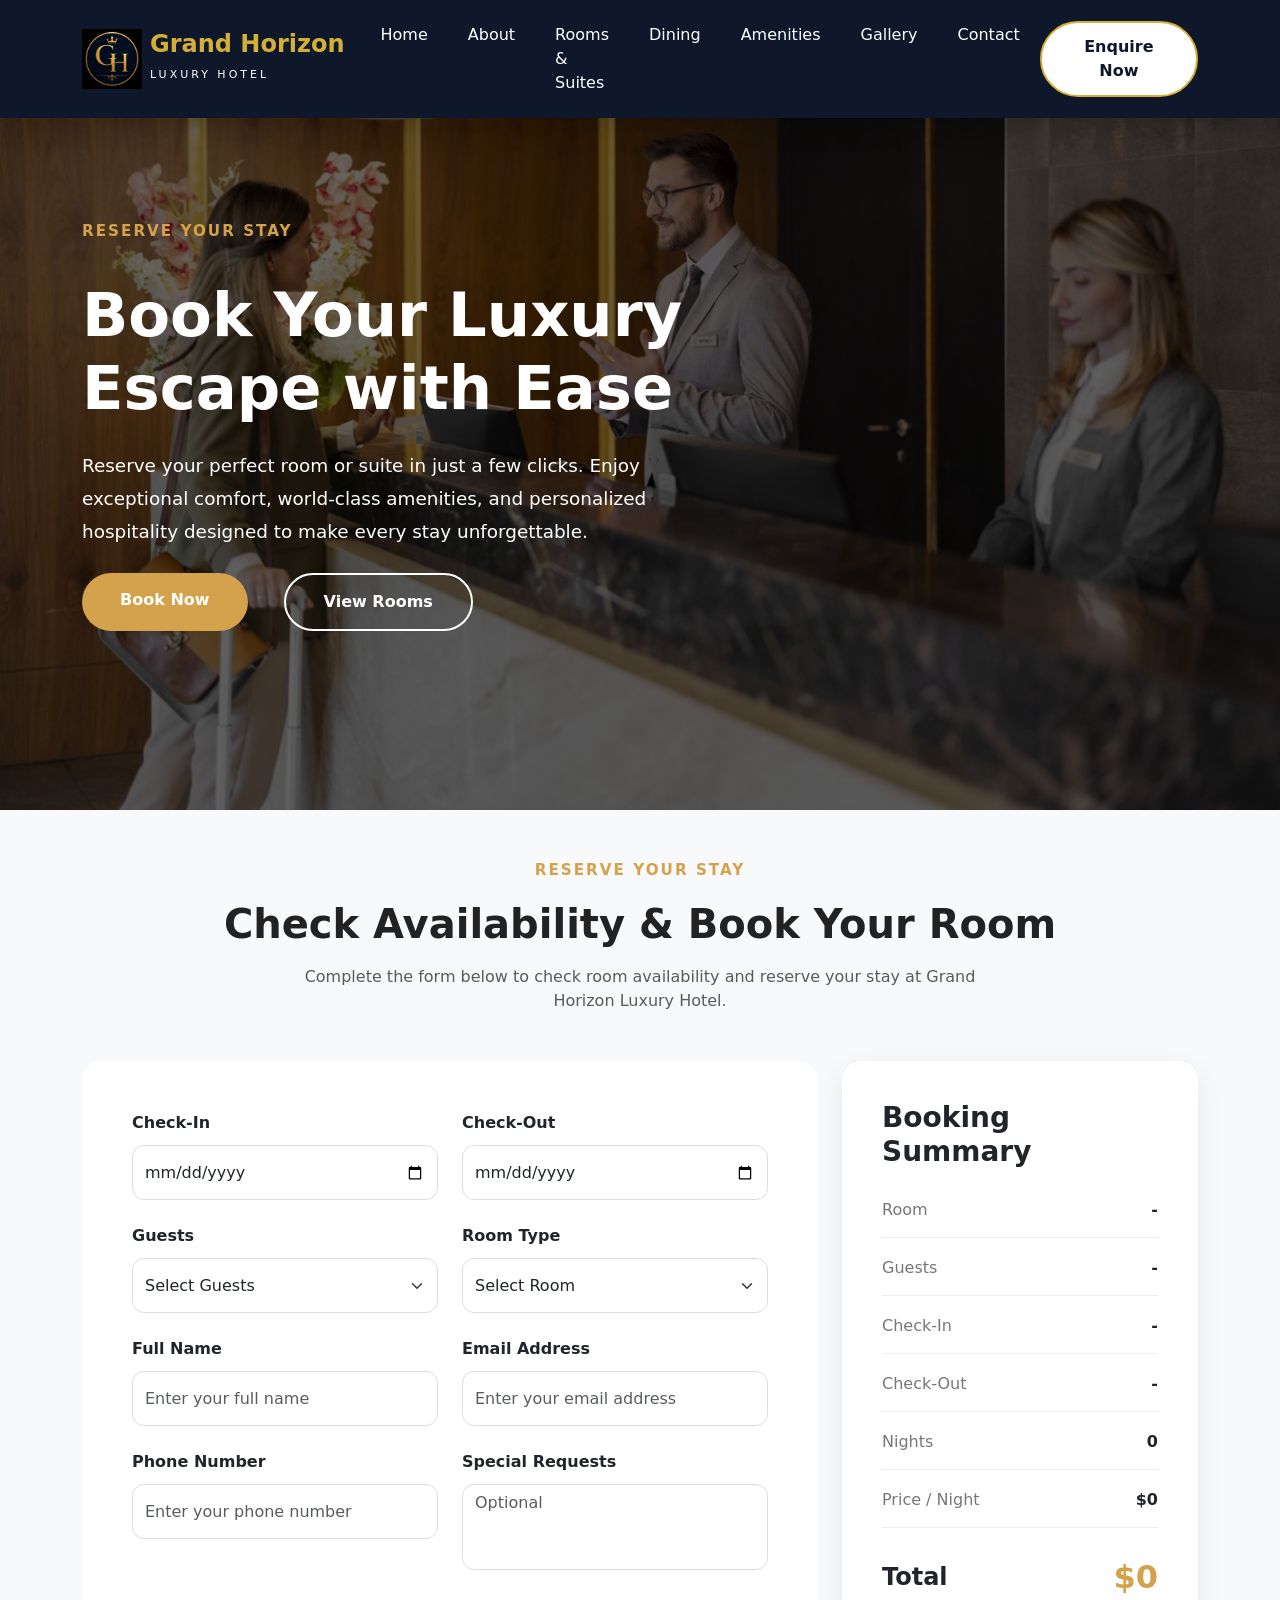
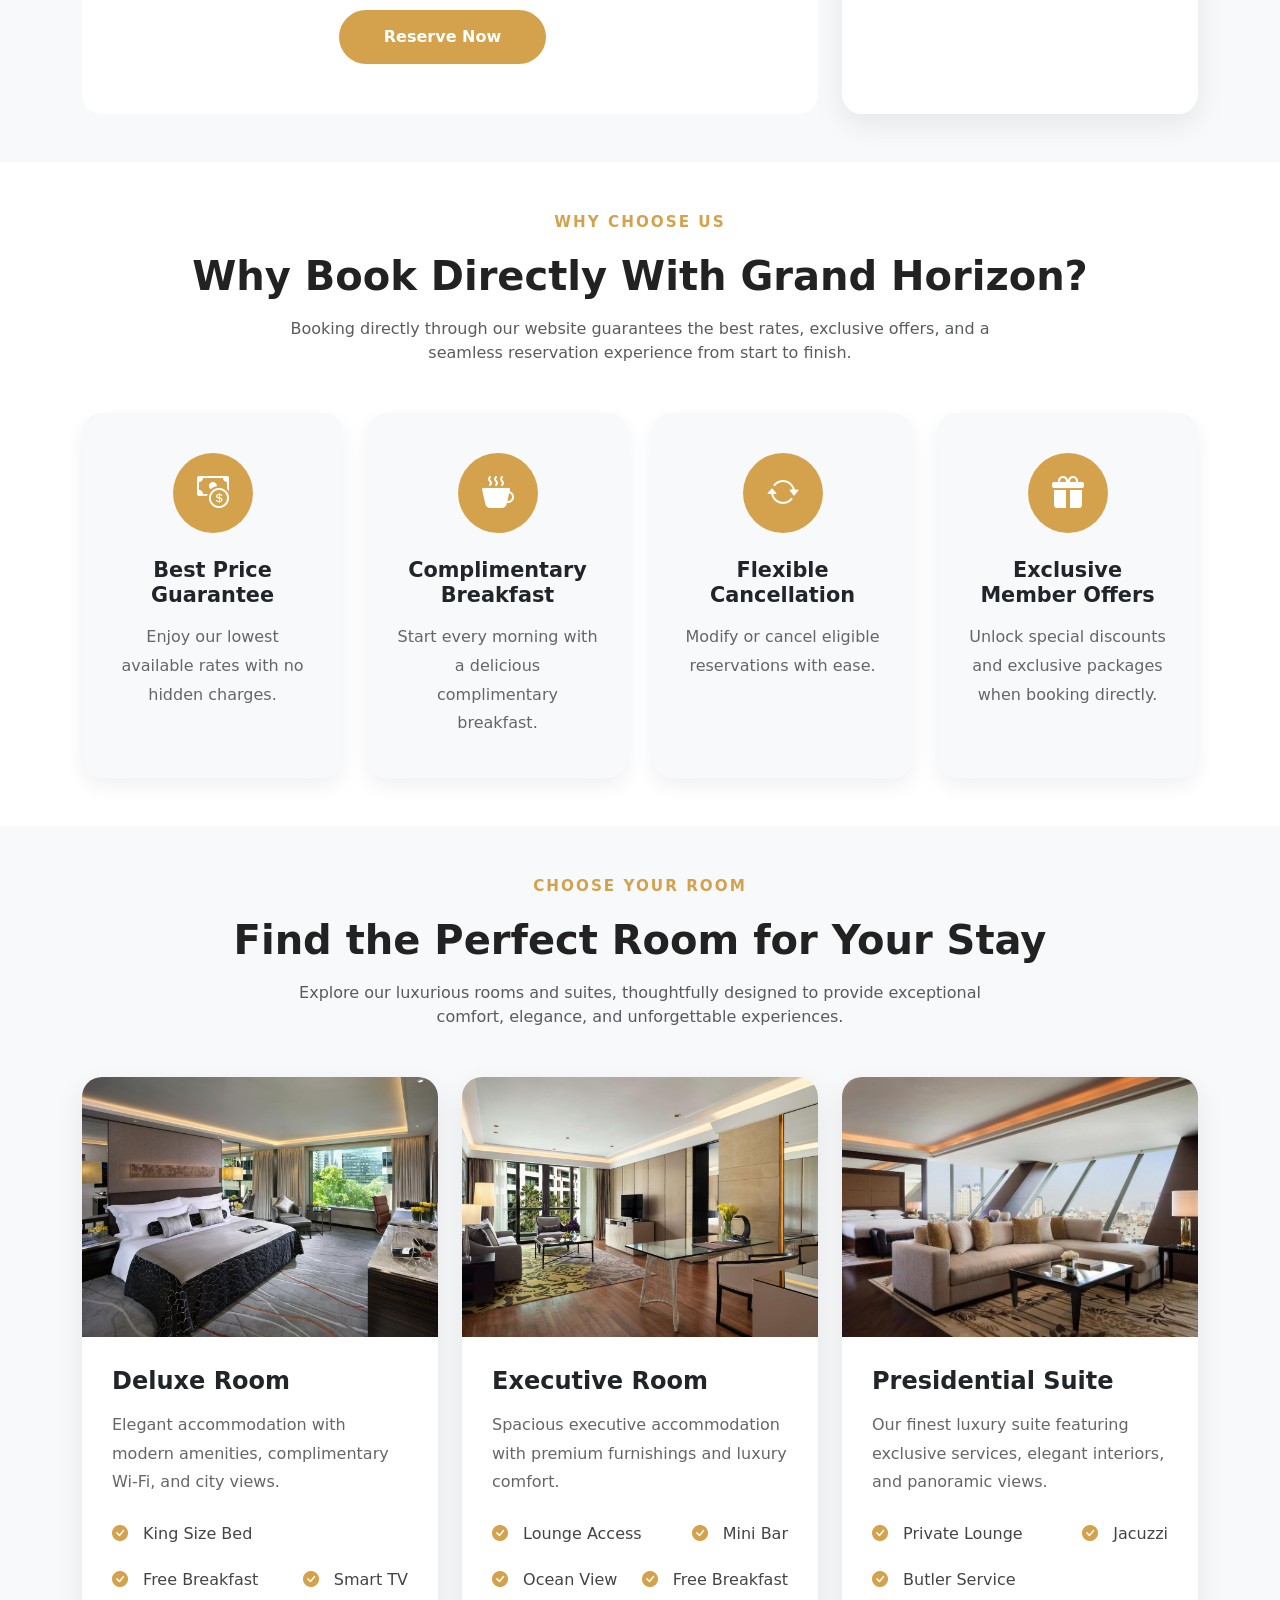
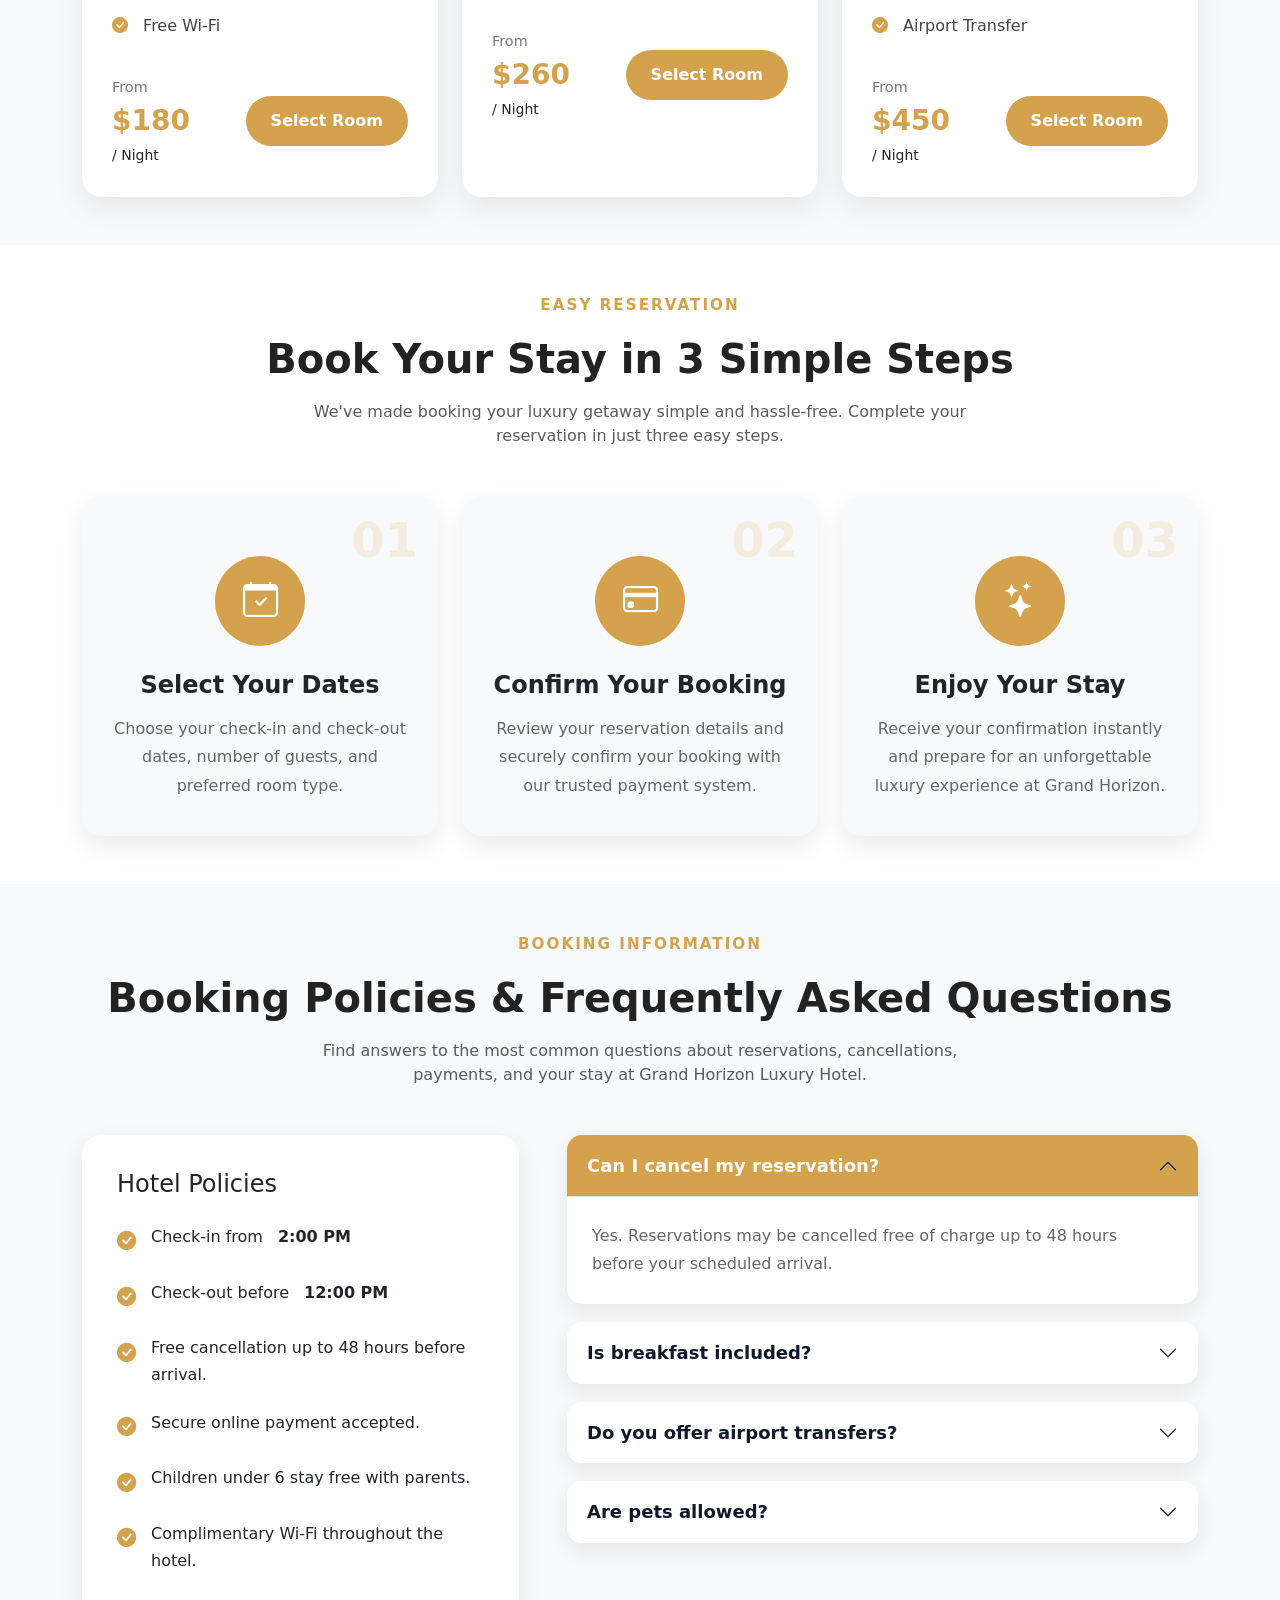
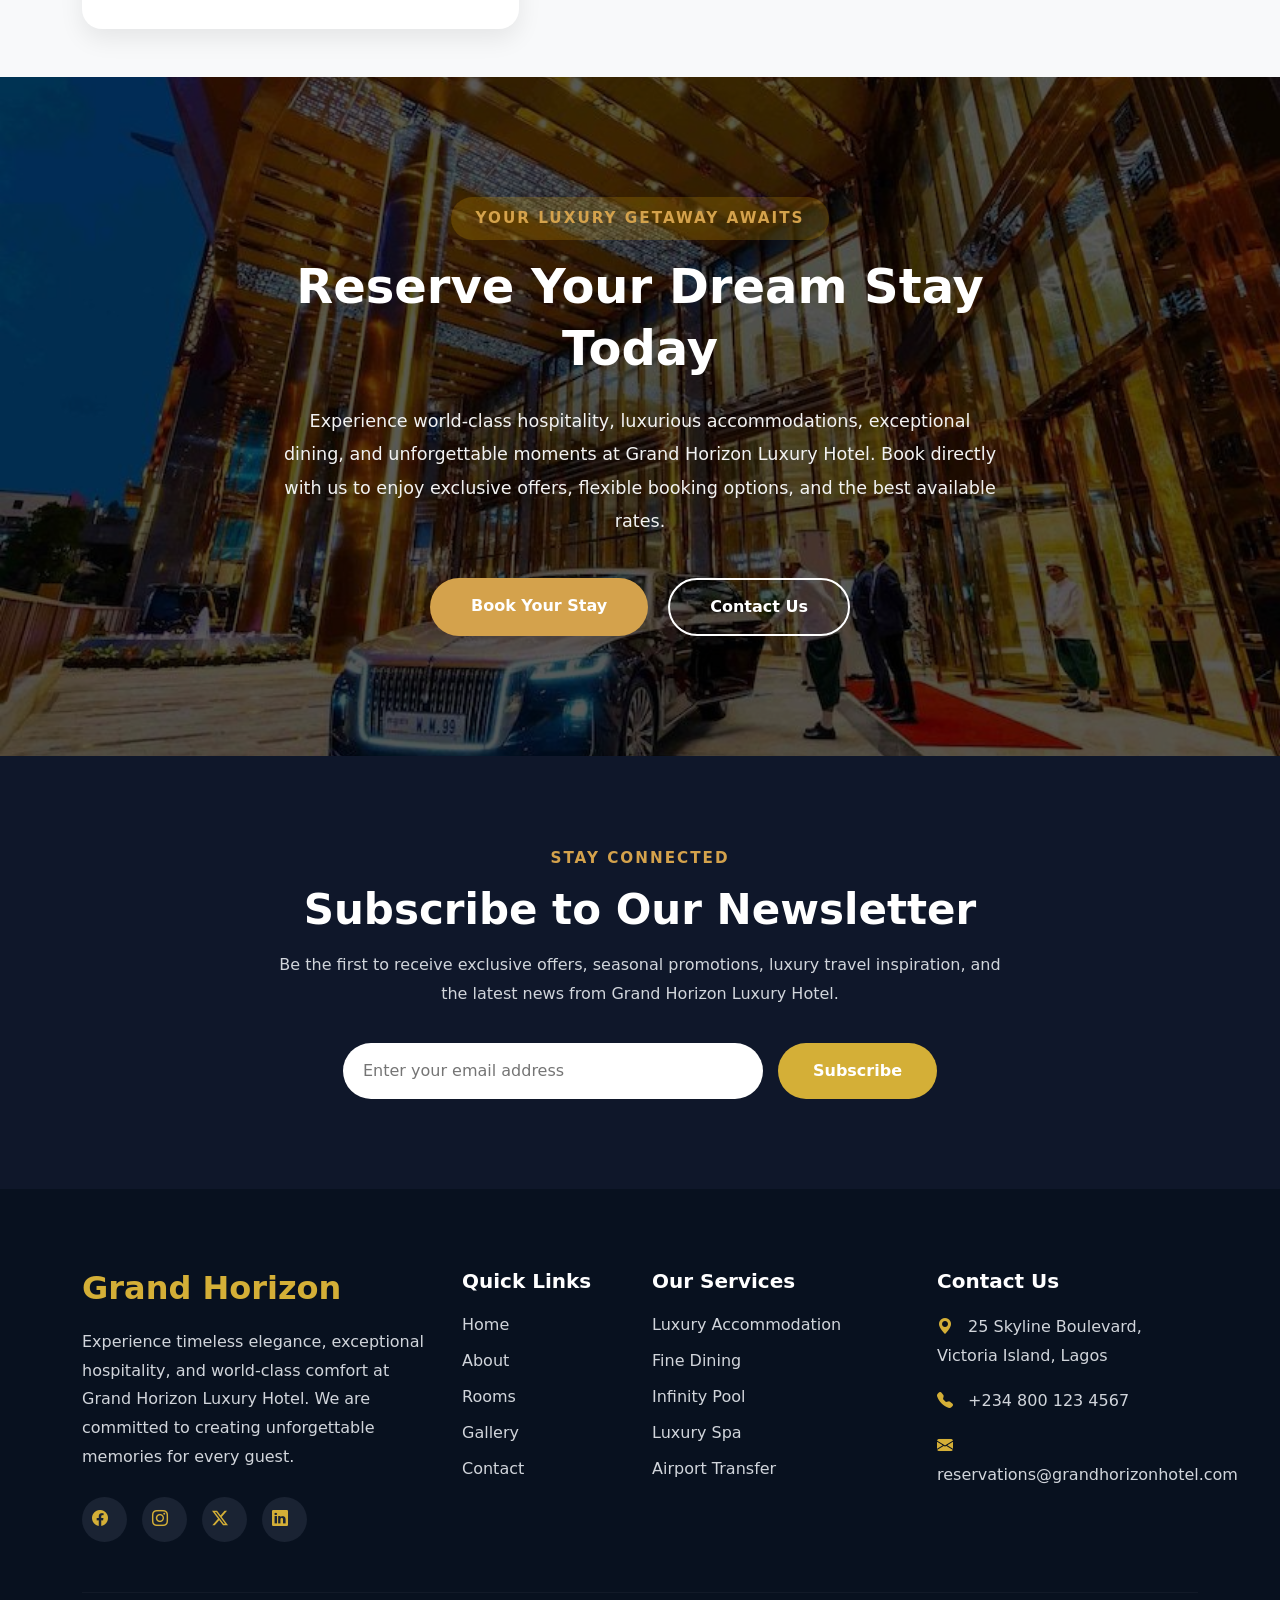
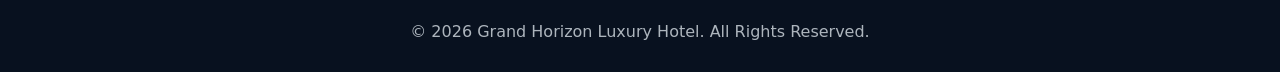
<file: booking.html>
<!DOCTYPE html>
<html lang="en">
<head>
    <meta charset="UTF-8">
    <meta name="viewport" content="width=device-width, initial-scale=1.0">
    <link href="https://cdn.jsdelivr.net/npm/bootstrap@5.3.8/dist/css/bootstrap.min.css" rel="stylesheet" integrity="sha384-sRIl4kxILFvY47J16cr9ZwB07vP4J8+LH7qKQnuqkuIAvNWLzeN8tE5YBujZqJLB" crossorigin="anonymous">
    <link rel="stylesheet" href="https://cdn.jsdelivr.net/npm/bootstrap-icons@1.11.3/font/bootstrap-icons.min.css">
    <link rel="stylesheet" href="https://cdnjs.cloudflare.com/ajax/libs/font-awesome/6.5.2/css/all.min.css">
    <link rel="stylesheet" href="./style.css">
    <link rel="stylesheet" href="./animations.css">
    <link rel="icon" type="image/png" href="images/favicon.png">

   <title>Grand Horizon Luxury Hotel | Book Your Stay</title>
</head>
<body>
    <!-- Navbar Start -->
<nav class="navbar navbar-expand-lg navbar-dark hotel-navbar fixed-top">
    <div class="container">

        <!-- Logo -->
        <a class="navbar-brand d-flex align-items-center" href="index.html">
            <img src="images/logo.png" alt="Grand Horizon Logo" class="hotel-logo">

            <div class="ms-2">
                <h4 class="logo-title mb-0">Grand Horizon</h4>
                <small class="logo-subtitle">
                    LUXURY HOTEL
                </small>
            </div>
        </a>

        <!-- Mobile Toggle -->
        <button class="navbar-toggler shadow-none border-0"
            type="button"
            data-bs-toggle="collapse"
            data-bs-target="#hotelNavbar">

            <span class="navbar-toggler-icon"></span>

        </button>

        <!-- Menu -->
        <div class="collapse navbar-collapse" id="hotelNavbar">

            <ul class="navbar-nav mx-auto">

                <li class="nav-item">
                    <a class="nav-link " href="index.html">Home</a>
                </li>

                <li class="nav-item">
                    <a class="nav-link " href="about.html">About</a>
                </li>

                <li class="nav-item">
                    <a class="nav-link" href="rooms.html">Rooms & Suites</a>
                </li>

                <li class="nav-item">
                    <a class="nav-link" href="dining.html">Dining</a>
                </li>

                <li class="nav-item">
                    <a class="nav-link " href="amenities.html">Amenities</a>
                </li>

                <li class="nav-item">
                    <a class="nav-link" href="gallery.html">Gallery</a>
                </li>

                <li class="nav-item">
                    <a class="nav-link" href="contact.html">Contact</a>
                </li>

            </ul>

            <!-- Button -->

            <a href="booking.html" class="btn hotel-btn" id="bookingBtn">
                Enquire Now
            </a>

        </div>

    </div>
</nav>
<!-- Navbar End -->
 <!-- Booking Hero Section -->
<section class="booking-hero d-flex align-items-center reveal">

    <div class="container">

        <div class="row">
            <div class="col-lg-8">

                <span class="hero-subtitle">
                    Reserve Your Stay
                </span>

                <h1 class="display-3 fw-bold mt-3">
                    Book Your Luxury Escape with Ease
                </h1>

                <p class="lead my-4">
                    Reserve your perfect room or suite in just a few clicks.
                    Enjoy exceptional comfort, world-class amenities, and
                    personalized hospitality designed to make every stay
                    unforgettable.
                </p>

                <div class="hero-buttons">

                    <a href="#reservation" class="btn btn-gold me-3">
                        Book Now
                    </a>

                    <a href="rooms.html" class="btn btn-outline-light">
                        View Rooms
                    </a>

                </div>

            </div>
        </div>

    </div>

</section>
<!-- Reservation Form -->
<section class="reservation-section py-5 reveal" id="reservation">

    <div class="container">

        <div class="text-center mb-5">

            <span class="section-subtitle">
                Reserve Your Stay
            </span>

            <h2 class="section-title mt-3">
                Check Availability & Book Your Room
            </h2>

            <p class="text-muted mx-auto" style="max-width:700px;">
                Complete the form below to check room availability and reserve
                your stay at Grand Horizon Luxury Hotel.
            </p>

        </div>

        <div class="row g-4">

    <!--=========================================
                Reservation Form
    ==========================================-->

    <div class="col-lg-8">

        <div class="reservation-card">

            <form id="bookingForm">

                <div class="row g-4">

                    <!-- Check In -->
                    <div class="col-lg-6">

                        <label class="form-label">
                            Check-In
                        </label>

                        <input
                            type="date"
                            class="form-control"
                            id="checkIn"
                        >

                    </div>

                    <!-- Check Out -->
                    <div class="col-lg-6">

                        <label class="form-label">
                            Check-Out
                        </label>

                        <input
                            type="date"
                            class="form-control"
                            id="checkOut"
                        >

                    </div>

                    <!-- Guests -->
                    <div class="col-lg-6">

                        <label class="form-label">
                            Guests
                        </label>

                        <select
                            class="form-select"
                            id="guests"
                        >

                            <option value="">Select Guests</option>

                            <option value="1">1 Guest</option>

                            <option value="2">2 Guests</option>

                            <option value="3">3 Guests</option>

                            <option value="4">4 Guests</option>

                            <option value="5">5 Guests</option>

                        </select>

                    </div>

                    <!-- Room -->
                    <div class="col-lg-6">

                        <label class="form-label">
                            Room Type
                        </label>

                        <select
                            class="form-select"
                            id="roomType"
                        >

                            <option value="">Select Room</option>

                            <option value="deluxe">
                                Deluxe Room
                            </option>

                            <option value="executive">
                                Executive Room
                            </option>

                            <option value="presidential">
                                Presidential Suite
                            </option>

                        </select>

                    </div>

                    <!-- Full Name -->
                    <div class="col-md-6">

                        <label class="form-label">
                            Full Name
                        </label>

                        <input
                            type="text"
                            class="form-control"
                            id="fullName"
                            placeholder="Enter your full name"
                        >

                    </div>

                    <!-- Email -->
                    <div class="col-md-6">

                        <label class="form-label">
                            Email Address
                        </label>

                        <input
                            type="email"
                            class="form-control"
                            id="email"
                            placeholder="Enter your email address"
                        >

                    </div>

                    <!-- Phone -->
                    <div class="col-md-6">

                        <label class="form-label">
                            Phone Number
                        </label>

                        <input
                            type="tel"
                            class="form-control"
                            id="phone"
                            placeholder="Enter your phone number"
                        >

                    </div>

                    <!-- Special Requests -->
                    <div class="col-md-6">

                        <label class="form-label">
                            Special Requests
                        </label>

                        <textarea
                            class="form-control"
                            id="specialRequest"
                            rows="3"
                            placeholder="Optional"
                        ></textarea>

                    </div>

                    <!-- Button -->

                    <div class="col-12 text-center">

                        <button
                            type="submit"
                            class="btn btn-book mt-3"
                            id="bookBtn"
                        >

                            Reserve Now

                        </button>

                    </div>

                </div>

            </form>
            

        </div>

    </div>


    <!--=========================================
                Booking Summary
    ==========================================-->

    <div class="col-lg-4">

        <div class="summary-card">

            <h3>

                Booking Summary

            </h3>

            <div class="summary-item">

                <span>Room</span>

                <strong id="summaryRoom">-</strong>

            </div>

            <div class="summary-item">

                <span>Guests</span>

                <strong id="summaryGuests">-</strong>

            </div>

            <div class="summary-item">

                <span>Check-In</span>

                <strong id="summaryCheckIn">-</strong>

            </div>

            <div class="summary-item">

                <span>Check-Out</span>

                <strong id="summaryCheckOut">-</strong>

            </div>

            <div class="summary-item">

                <span>Nights</span>

                <strong id="summaryNights">0</strong>

            </div>

            <div class="summary-item">

                <span>Price / Night</span>

                <strong id="summaryPrice">$0</strong>

            </div>

            <div class="summary-total">

                <h4>Total</h4>

                <h2 id="summaryTotal">$0</h2>

            </div>

        </div>

    </div>

</div>
<div id="bookingError" class="error-box">

    <i class="bi bi-exclamation-circle-fill"></i>

    <p class="mb-0 mt-2">

        Please complete all required fields before submitting your reservation.

    </p>

</div>
<div id="bookingSuccess" class="success-box">

    <i class="bi bi-check-circle-fill"></i>

    <p class="mb-0 mt-2">

        Your reservation request has been received successfully.
        Our team will contact you shortly.

    </p>

</div>

</section>
<!-- Why Book Directly -->
<section class="why-book py-5 reveal">

    <div class="container">

        <!-- Section Heading -->
        <div class="text-center mb-5">

            <span class="section-subtitle">
                Why Choose Us
            </span>

            <h2 class="section-title mt-3">
                Why Book Directly With Grand Horizon?
            </h2>

            <p class="text-muted mx-auto" style="max-width:700px;">
                Booking directly through our website guarantees the best rates,
                exclusive offers, and a seamless reservation experience from
                start to finish.
            </p>

        </div>

        <div class="row g-4">

            <!-- Card 1 -->
            <div class="col-lg-3 col-md-6">

                <div class="booking-benefit">

                    <div class="benefit-icon">
                        <i class="bi bi-cash-coin"></i>
                    </div>

                    <h4>Best Price Guarantee</h4>

                    <p>
                        Enjoy our lowest available rates with no hidden charges.
                    </p>

                </div>

            </div>

            <!-- Card 2 -->
            <div class="col-lg-3 col-md-6">

                <div class="booking-benefit">

                    <div class="benefit-icon">
                        <i class="bi bi-cup-hot-fill"></i>
                    </div>

                    <h4>Complimentary Breakfast</h4>

                    <p>
                        Start every morning with a delicious complimentary breakfast.
                    </p>

                </div>

            </div>

            <!-- Card 3 -->
            <div class="col-lg-3 col-md-6">

                <div class="booking-benefit">

                    <div class="benefit-icon">
                        <i class="bi bi-arrow-repeat"></i>
                    </div>

                    <h4>Flexible Cancellation</h4>

                    <p>
                        Modify or cancel eligible reservations with ease.
                    </p>

                </div>

            </div>

            <!-- Card 4 -->
            <div class="col-lg-3 col-md-6">

                <div class="booking-benefit">

                    <div class="benefit-icon">
                        <i class="bi bi-gift-fill"></i>
                    </div>

                    <h4>Exclusive Member Offers</h4>

                    <p>
                        Unlock special discounts and exclusive packages when booking directly.
                    </p>

                </div>

            </div>

        </div>

    </div>

</section>
<!-- Room Selection Section -->
<section class="room-selection py-5 reveal">

    <div class="container">

        <div class="text-center mb-5">

            <span class="section-subtitle">
                Choose Your Room
            </span>

            <h2 class="section-title mt-3">
                Find the Perfect Room for Your Stay
            </h2>

            <p class="text-muted mx-auto" style="max-width:700px;">
                Explore our luxurious rooms and suites, thoughtfully designed
                to provide exceptional comfort, elegance, and unforgettable
                experiences.
            </p>

        </div>

        <div class="row g-4">

            <!-- Deluxe Room -->
            <div class="col-lg-4">

                <div class="room-card">

                    <img src="images/deluxe-room.jpg"
                        class="img-fluid"
                        alt="Deluxe Room">

                    <div class="room-content">

                        <h4>Deluxe Room</h4>

                        <p>
                            Elegant accommodation with modern amenities,
                            complimentary Wi-Fi, and city views.
                        </p>

                        <ul class="room-features">

                            <li><i class="bi bi-check-circle-fill"></i> King Size Bed</li>

                            <li><i class="bi bi-check-circle-fill"></i> Free Breakfast</li>

                            <li><i class="bi bi-check-circle-fill"></i> Smart TV</li>

                            <li><i class="bi bi-check-circle-fill"></i> Free Wi-Fi</li>

                        </ul>

                        <div class="room-footer">

                            <div class="price">

                                <span>From</span>

                                <h3>$180</h3>

                                <small>/ Night</small>

                            </div>

                            <a href="#reservation"
                                class="btn btn-room">

                                Select Room

                            </a>

                        </div>

                    </div>

                </div>

            </div>

            <!-- Executive Room -->
            <div class="col-lg-4">

                <div class="room-card">

                    <img src="images/executive-suite.jpg"
                        class="img-fluid"
                        alt="Executive Room">

                    <div class="room-content">

                        <h4>Executive Room</h4>

                        <p>
                            Spacious executive accommodation with premium
                            furnishings and luxury comfort.
                        </p>

                        <ul class="room-features">

                            <li><i class="bi bi-check-circle-fill"></i> Lounge Access</li>

                            <li><i class="bi bi-check-circle-fill"></i> Mini Bar</li>

                            <li><i class="bi bi-check-circle-fill"></i> Ocean View</li>

                            <li><i class="bi bi-check-circle-fill"></i> Free Breakfast</li>

                        </ul>

                        <div class="room-footer">

                            <div class="price">

                                <span>From</span>

                                <h3>$260</h3>

                                <small>/ Night</small>

                            </div>

                            <a href="#reservation"
                                class="btn btn-room">

                                Select Room

                            </a>

                        </div>

                    </div>

                </div>

            </div>

            <!-- Presidential Suite -->
            <div class="col-lg-4">

                <div class="room-card">

                    <img src="images/presidential-suite.jpg"
                        class="img-fluid"
                        alt="Presidential Suite">

                    <div class="room-content">

                        <h4>Presidential Suite</h4>

                        <p>
                            Our finest luxury suite featuring exclusive
                            services, elegant interiors, and panoramic views.
                        </p>

                        <ul class="room-features">

                            <li><i class="bi bi-check-circle-fill"></i> Private Lounge</li>

                            <li><i class="bi bi-check-circle-fill"></i> Jacuzzi</li>

                            <li><i class="bi bi-check-circle-fill"></i> Butler Service</li>

                            <li><i class="bi bi-check-circle-fill"></i> Airport Transfer</li>

                        </ul>

                        <div class="room-footer">

                            <div class="price">

                                <span>From</span>

                                <h3>$450</h3>

                                <small>/ Night</small>

                            </div>

                            <a href="#reservation"
                                class="btn btn-room">

                                Select Room

                            </a>

                        </div>

                    </div>

                </div>

            </div>

        </div>

    </div>

</section>
<!-- Booking Process Section -->
<section class="booking-process py-5 reveal">

    <div class="container">

        <!-- Section Heading -->
        <div class="text-center mb-5">

            <span class="section-subtitle">
                Easy Reservation
            </span>

            <h2 class="section-title mt-3">
                Book Your Stay in 3 Simple Steps
            </h2>

            <p class="text-muted mx-auto" style="max-width:700px;">
                We've made booking your luxury getaway simple and hassle-free.
                Complete your reservation in just three easy steps.
            </p>

        </div>

        <div class="row g-4">

            <!-- Step 1 -->
            <div class="col-lg-4">

                <div class="process-card">

                    <div class="step-number">
                        01
                    </div>

                    <div class="process-icon">
                        <i class="bi bi-calendar-check"></i>
                    </div>

                    <h4>Select Your Dates</h4>

                    <p>
                        Choose your check-in and check-out dates, number of guests,
                        and preferred room type.
                    </p>

                </div>

            </div>

            <!-- Step 2 -->
            <div class="col-lg-4">

                <div class="process-card">

                    <div class="step-number">
                        02
                    </div>

                    <div class="process-icon">
                        <i class="bi bi-credit-card"></i>
                    </div>

                    <h4>Confirm Your Booking</h4>

                    <p>
                        Review your reservation details and securely confirm your
                        booking with our trusted payment system.
                    </p>

                </div>

            </div>

            <!-- Step 3 -->
            <div class="col-lg-4">

                <div class="process-card">

                    <div class="step-number">
                        03
                    </div>

                    <div class="process-icon">
                        <i class="bi bi-stars"></i>
                    </div>

                    <h4>Enjoy Your Stay</h4>

                    <p>
                        Receive your confirmation instantly and prepare for an
                        unforgettable luxury experience at Grand Horizon.
                    </p>

                </div>

            </div>

        </div>

    </div>

</section>
<!-- Booking Policies & FAQs -->
<section class="booking-faq py-5 reveal">

    <div class="container">

        <!-- Section Heading -->
        <div class="text-center mb-5">

            <span class="section-subtitle">
                Booking Information
            </span>

            <h2 class="section-title mt-3">
                Booking Policies & Frequently Asked Questions
            </h2>

            <p class="text-muted mx-auto" style="max-width:700px;">
                Find answers to the most common questions about reservations,
                cancellations, payments, and your stay at Grand Horizon Luxury Hotel.
            </p>

        </div>

        <div class="row g-5">

            <!-- Booking Policies -->
            <div class="col-lg-5">

                <div class="policy-box">

                    <h4 class="mb-4">
                        Hotel Policies
                    </h4>

                    <ul class="policy-list">

                        <li>
                            <i class="bi bi-check-circle-fill"></i>
                            Check-in from <strong>2:00 PM</strong>
                        </li>

                        <li>
                            <i class="bi bi-check-circle-fill"></i>
                            Check-out before <strong>12:00 PM</strong>
                        </li>

                        <li>
                            <i class="bi bi-check-circle-fill"></i>
                            Free cancellation up to 48 hours before arrival.
                        </li>

                        <li>
                            <i class="bi bi-check-circle-fill"></i>
                            Secure online payment accepted.
                        </li>

                        <li>
                            <i class="bi bi-check-circle-fill"></i>
                            Children under 6 stay free with parents.
                        </li>

                        <li>
                            <i class="bi bi-check-circle-fill"></i>
                            Complimentary Wi-Fi throughout the hotel.
                        </li>

                    </ul>

                </div>

            </div>

            <!-- FAQ Accordion -->
            <div class="col-lg-7">

                <div class="accordion" id="bookingFAQ">

                    <div class="accordion-item">

                        <h2 class="accordion-header">

                            <button class="accordion-button"
                                data-bs-toggle="collapse"
                                data-bs-target="#faqOne">

                                Can I cancel my reservation?

                            </button>

                        </h2>

                        <div id="faqOne"
                            class="accordion-collapse collapse show"
                            data-bs-parent="#bookingFAQ">

                            <div class="accordion-body">

                                Yes. Reservations may be cancelled free of charge
                                up to 48 hours before your scheduled arrival.

                            </div>

                        </div>

                    </div>

                    <div class="accordion-item">

                        <h2 class="accordion-header">

                            <button class="accordion-button collapsed"
                                data-bs-toggle="collapse"
                                data-bs-target="#faqTwo">

                                Is breakfast included?

                            </button>

                        </h2>

                        <div id="faqTwo"
                            class="accordion-collapse collapse"
                            data-bs-parent="#bookingFAQ">

                            <div class="accordion-body">

                                Complimentary breakfast is included with selected
                                room categories and special packages.

                            </div>

                        </div>

                    </div>

                    <div class="accordion-item">

                        <h2 class="accordion-header">

                            <button class="accordion-button collapsed"
                                data-bs-toggle="collapse"
                                data-bs-target="#faqThree">

                                Do you offer airport transfers?

                            </button>

                        </h2>

                        <div id="faqThree"
                            class="accordion-collapse collapse"
                            data-bs-parent="#bookingFAQ">

                            <div class="accordion-body">

                                Yes. Airport pickup and drop-off services are
                                available upon request for an additional fee.

                            </div>

                        </div>

                    </div>

                    <div class="accordion-item">

                        <h2 class="accordion-header">

                            <button class="accordion-button collapsed"
                                data-bs-toggle="collapse"
                                data-bs-target="#faqFour">

                                Are pets allowed?

                            </button>

                        </h2>

                        <div id="faqFour"
                            class="accordion-collapse collapse"
                            data-bs-parent="#bookingFAQ">

                            <div class="accordion-body">

                                Selected pet-friendly rooms are available.
                                Please contact us before your arrival.

                            </div>

                        </div>

                    </div>

                </div>

            </div>

        </div>

    </div>

</section>
<!-- Booking CTA Section -->
<section class="booking-cta reveal">

    <div class="container">

        <div class="row justify-content-center">

            <div class="col-lg-9 text-center">

                <span class="cta-subtitle">
                    Your Luxury Getaway Awaits
                </span>

                <h2 class="cta-title">
                    Reserve Your Dream Stay Today
                </h2>

                <p class="cta-text">
                    Experience world-class hospitality, luxurious accommodations,
                    exceptional dining, and unforgettable moments at Grand Horizon
                    Luxury Hotel. Book directly with us to enjoy exclusive offers,
                    flexible booking options, and the best available rates.
                </p>

                <div class="cta-buttons">

                    <a href="#reservation" class="btn btn-cta-primary">
                        Book Your Stay
                    </a>

                    <a href="contact.html" class="btn btn-cta-outline">
                        Contact Us
                    </a>

                </div>

            </div>

        </div>

    </div>

</section>
<!--==========================
    NEWSLETTER
===========================-->

<section class="newsletter reveal">

    <div class="container">

        <div class="newsletter-box">

            <span class="section-subtitle">
                Stay Connected
            </span>

            <h2>
                Subscribe to Our Newsletter
            </h2>

            <p>
                Be the first to receive exclusive offers, seasonal promotions,
                luxury travel inspiration, and the latest news from Grand Horizon
                Luxury Hotel.
            </p>

            <form class="newsletter-form" id="newsletterForm">

    <input
        type="email"
        id="newsletterEmail"
        placeholder="Enter your email address"
        required>

    <button
        type="submit"
        id="newsletterBtn">

        Subscribe

    </button>

</form>

<div id="newsletterError" class="error-box">

    <i class="bi bi-exclamation-circle-fill"></i>

    <p class="mb-0 mt-2">

        Please enter a valid email address.

    </p>

</div>

<div id="newsletterSuccess" class="success-box">

    <i class="bi bi-check-circle-fill"></i>

    <p class="mb-0 mt-2">

        Thank you for subscribing to our newsletter.

    </p>

</div>

        </div>

    </div>

</section>
 <!-- ==========================
     FOOTER
========================== -->
<footer class="hotel-footer">

    <div class="container">

        <div class="row gy-5">

            <!-- Hotel Info -->
            <div class="col-lg-4 col-md-6">

                <h3 class="footer-logo">
                    Grand Horizon
                </h3>

                <p>
                    Experience timeless elegance, exceptional hospitality, and
                    world-class comfort at Grand Horizon Luxury Hotel. We are
                    committed to creating unforgettable memories for every guest.
                </p>

                <div class="social-icons">

                    <a href="#"><i class="bi bi-facebook"></i></a>

                    <a href="#"><i class="bi bi-instagram"></i></a>

                    <a href="#"><i class="bi bi-twitter-x"></i></a>

                    <a href="#"><i class="bi bi-linkedin"></i></a>

                </div>

            </div>

            <!-- Quick Links -->

            <div class="col-lg-2 col-md-6">

                <h5>Quick Links</h5>

                <ul>

                    <li><a href="index.html">Home</a></li>

                    <li><a href="about.html">About</a></li>

                    <li><a href="rooms.html">Rooms</a></li>

                    <li><a href="gallery.html">Gallery</a></li>

                    <li><a href="contact.html">Contact</a></li>

                </ul>

            </div>

            <!-- Services -->

            <div class="col-lg-3 col-md-6">

                <h5>Our Services</h5>

                <ul>

                    <li>Luxury Accommodation</li>

                    <li>Fine Dining</li>

                    <li>Infinity Pool</li>

                    <li>Luxury Spa</li>

                    <li>Airport Transfer</li>

                </ul>

            </div>

            <!-- Contact -->

            <div class="col-lg-3 col-md-6">

                <h5>Contact Us</h5>

                <p>
                    <i class="bi bi-geo-alt-fill"></i>
                    25 Skyline Boulevard,
                    Victoria Island, Lagos
                </p>

                <p>
                    <i class="bi bi-telephone-fill"></i>
                    +234 800 123 4567
                </p>

                <p>
                    <i class="bi bi-envelope-fill"></i>
                    reservations@grandhorizonhotel.com
                </p>

            </div>

        </div>

        <hr>

        <div class="footer-bottom">

            <p>
                © 2026 Grand Horizon Luxury Hotel. All Rights Reserved.
            </p>

        </div>

    </div>

</footer>
<!-- ==========================
      Back To Top Button
========================== -->

<button id="backToTop" class="back-to-top">

    <i class="bi bi-arrow-up"></i>
</button>
<script src="https://cdn.jsdelivr.net/npm/bootstrap@5.3.8/dist/js/bootstrap.bundle.min.js" integrity="sha384-FKyoEForCGlyvwx9Hj09JcYn3nv7wiPVlz7YYwJrWVcXK/BmnVDxM+D2scQbITxI" crossorigin="anonymous"></script>    
<script src="./script.js"></script>
</body>
</html>
</file>
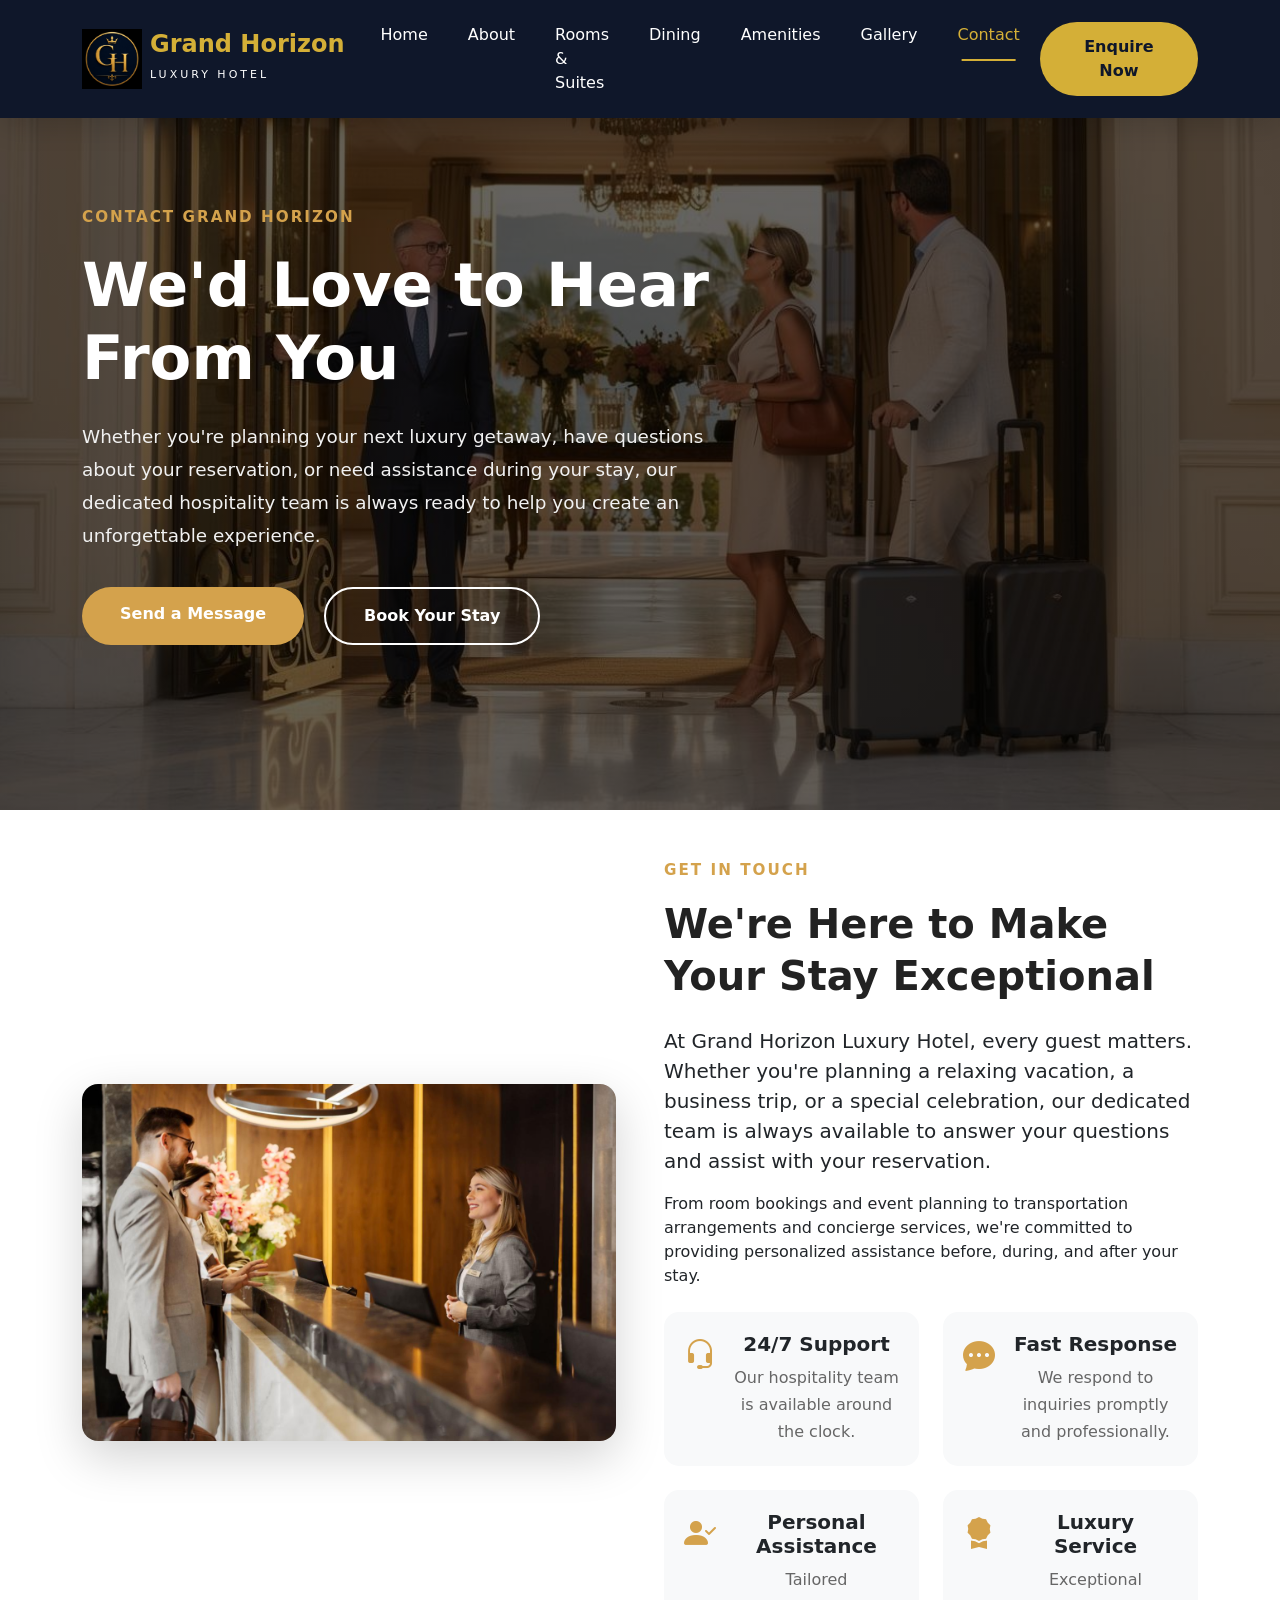
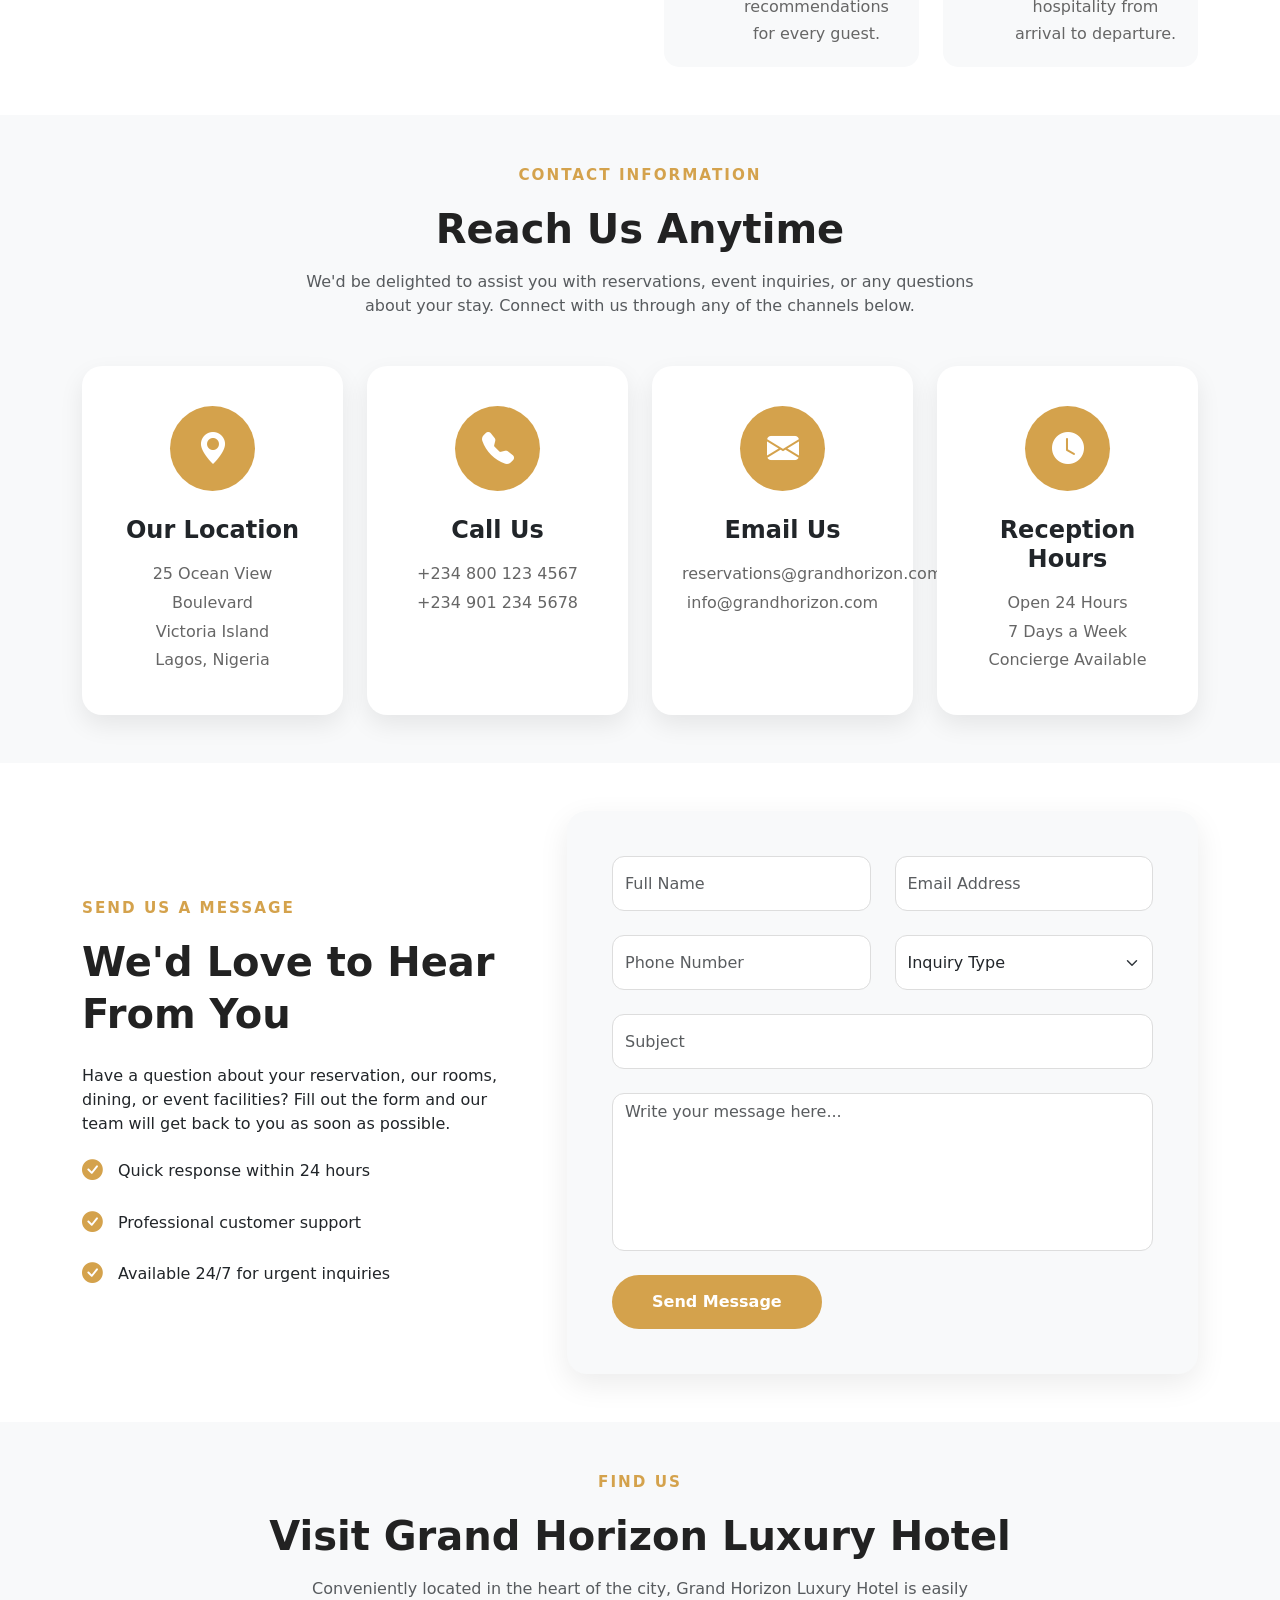
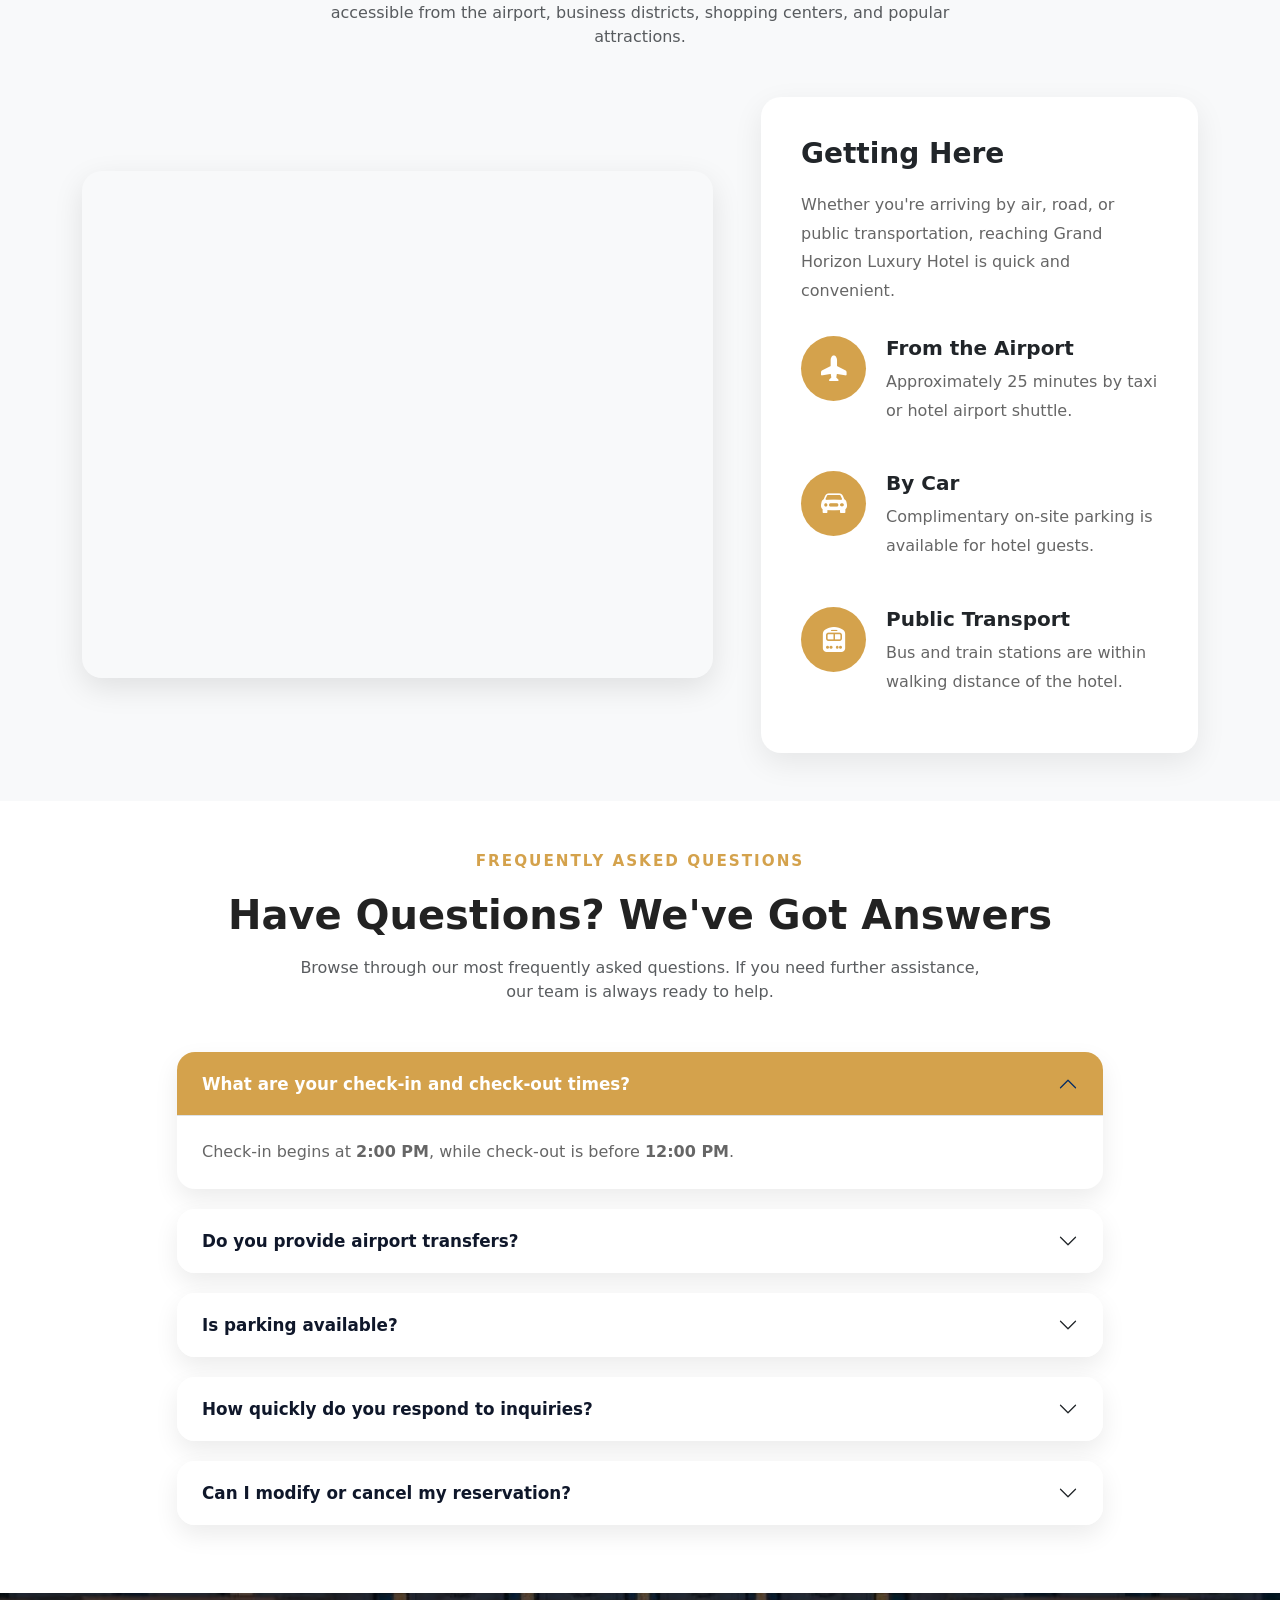
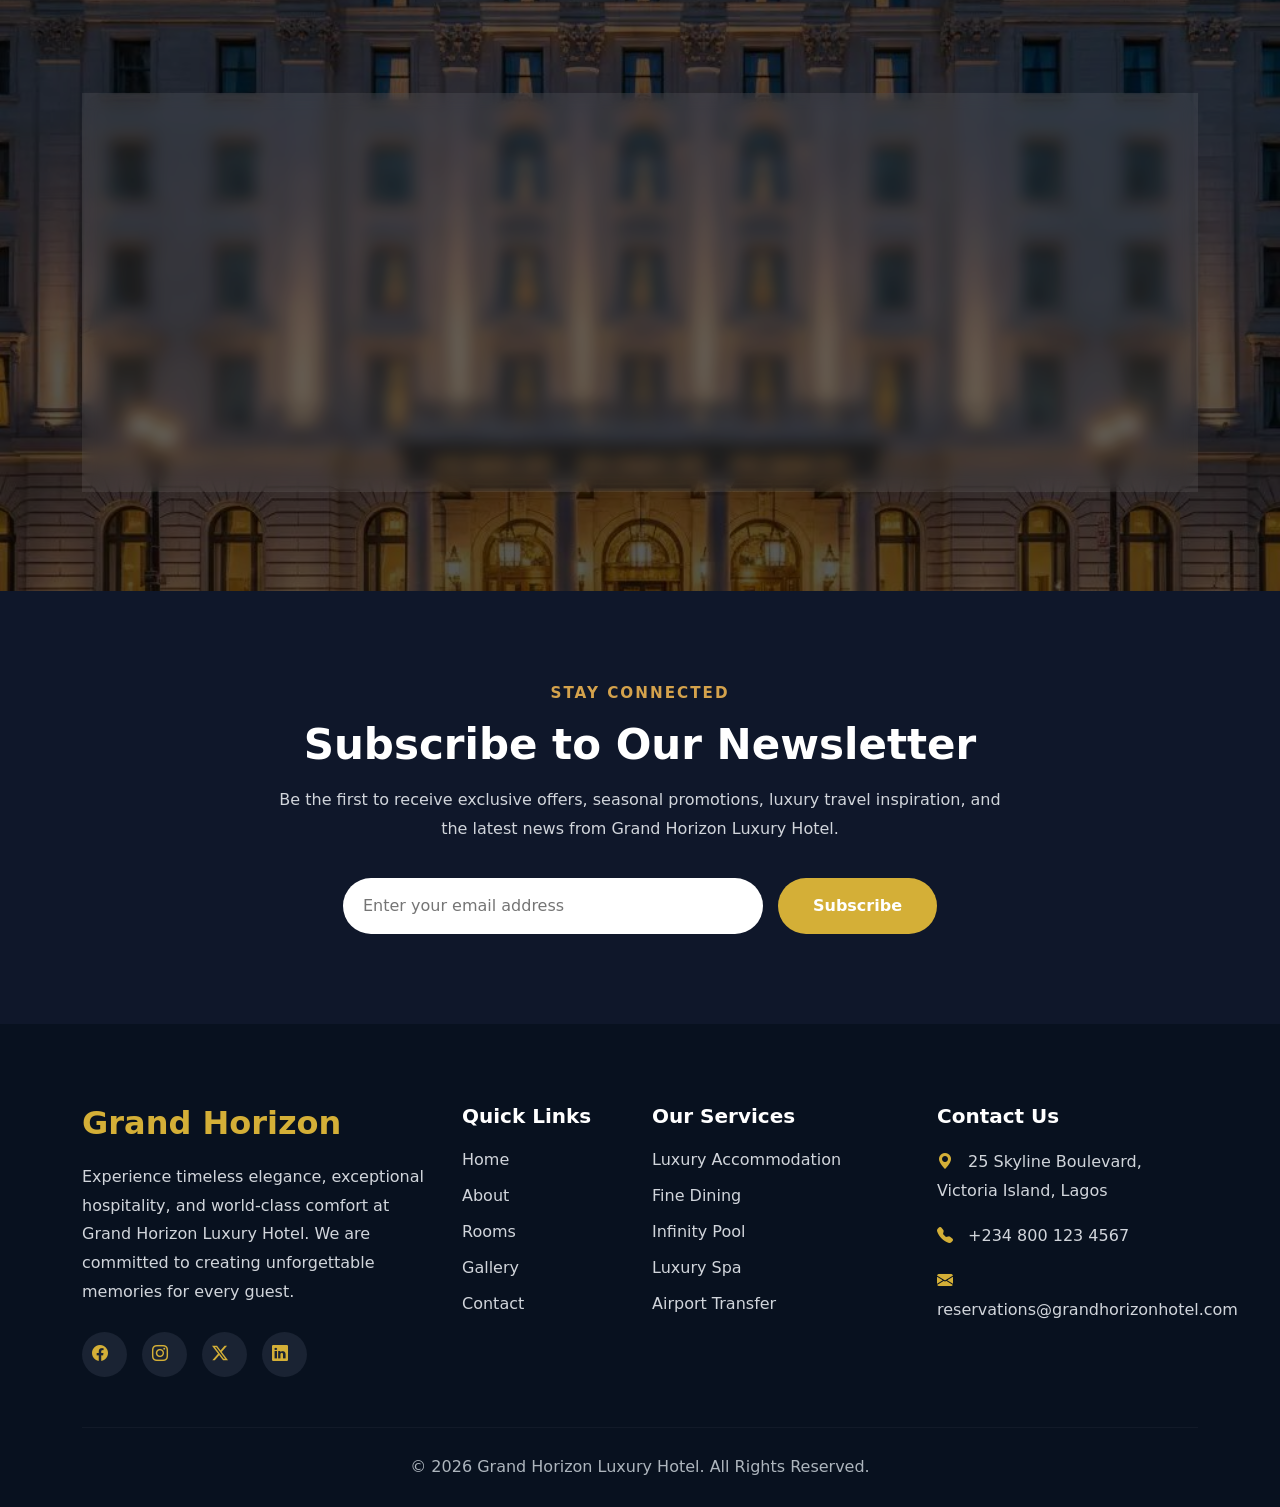
<file: contact.html>
<!DOCTYPE html>
<html lang="en">
<head>
    <meta charset="UTF-8">
    <meta name="viewport" content="width=device-width, initial-scale=1.0">
    <link href="https://cdn.jsdelivr.net/npm/bootstrap@5.3.8/dist/css/bootstrap.min.css" rel="stylesheet" integrity="sha384-sRIl4kxILFvY47J16cr9ZwB07vP4J8+LH7qKQnuqkuIAvNWLzeN8tE5YBujZqJLB" crossorigin="anonymous">
    <link rel="stylesheet" href="https://cdn.jsdelivr.net/npm/bootstrap-icons@1.11.3/font/bootstrap-icons.min.css">
    <link rel="stylesheet" href="https://cdnjs.cloudflare.com/ajax/libs/font-awesome/6.5.2/css/all.min.css">
    <link rel="stylesheet" href="./style.css">
    <link rel="stylesheet" href="./animations.css">
    <link rel="icon" type="image/png" href="images/favicon.png">

   <title>Grand Horizon Luxury Hotel | Contact Us</title>
</head>
<body>
    <!-- Navbar Start -->
<nav class="navbar navbar-expand-lg navbar-dark hotel-navbar fixed-top">
    <div class="container">

        <!-- Logo -->
        <a class="navbar-brand d-flex align-items-center" href="index.html">
            <img src="images/logo.png" alt="Grand Horizon Logo" class="hotel-logo">

            <div class="ms-2">
                <h4 class="logo-title mb-0">Grand Horizon</h4>
                <small class="logo-subtitle">
                    LUXURY HOTEL
                </small>
            </div>
        </a>

        <!-- Mobile Toggle -->
        <button class="navbar-toggler shadow-none border-0"
            type="button"
            data-bs-toggle="collapse"
            data-bs-target="#hotelNavbar">

            <span class="navbar-toggler-icon"></span>

        </button>

        <!-- Menu -->
        <div class="collapse navbar-collapse" id="hotelNavbar">

            <ul class="navbar-nav mx-auto">

                <li class="nav-item">
                    <a class="nav-link " href="index.html">Home</a>
                </li>

                <li class="nav-item">
                    <a class="nav-link " href="about.html">About</a>
                </li>

                <li class="nav-item">
                    <a class="nav-link" href="rooms.html">Rooms & Suites</a>
                </li>

                <li class="nav-item">
                    <a class="nav-link" href="dining.html">Dining</a>
                </li>

                <li class="nav-item">
                    <a class="nav-link " href="amenities.html">Amenities</a>
                </li>

                <li class="nav-item">
                    <a class="nav-link" href="gallery.html">Gallery</a>
                </li>

                <li class="nav-item">
                    <a class="nav-link " href="contact.html">Contact</a>
                </li>

            </ul>

            <!-- Button -->

            <a href="booking.html" class="btn hotel-btn" id="bookingBtn">
                Enquire Now
            </a>

        </div>

    </div>
</nav>
<!-- Navbar End -->
 <!-- Contact Hero Section -->
<section class="contact-hero d-flex align-items-center">

    <div class="container">

        <div class="row align-items-center">

            <div class="col-lg-8">

                <span class="hero-subtitle">
                    Contact Grand Horizon
                </span>

                <h1 class="hero-title">
                    We'd Love to Hear From You
                </h1>

                <p class="hero-text">
                    Whether you're planning your next luxury getaway, have questions
                    about your reservation, or need assistance during your stay,
                    our dedicated hospitality team is always ready to help you
                    create an unforgettable experience.
                </p>

                <div class="hero-buttons">

                    <a href="#contact-form" class="btn btn-gold">
                        Send a Message
                    </a>

                    <a href="booking.html" class="btn btn-outline-light">
                        Book Your Stay
                    </a>

                </div>

            </div>

        </div>

    </div>

</section>
<!-- Get In Touch Section -->
<section class="contact-intro py-5 reveal">

    <div class="container">

        <div class="row align-items-center g-5">

            <!-- Image -->
            <div class="col-lg-6">

                <img src="images/contact-intro.jpg"
                    class="img-fluid rounded-4 shadow-lg"
                    alt="Grand Horizon Luxury Hotel Reception">

            </div>

            <!-- Content -->
            <div class="col-lg-6">

                <span class="section-subtitle">
                    Get In Touch
                </span>

                <h2 class="section-title mt-3">
                    We're Here to Make Your Stay Exceptional
                </h2>

                <p class="lead mt-4">
                    At Grand Horizon Luxury Hotel, every guest matters.
                    Whether you're planning a relaxing vacation, a business
                    trip, or a special celebration, our dedicated team is
                    always available to answer your questions and assist with
                    your reservation.
                </p>

                <p>
                    From room bookings and event planning to transportation
                    arrangements and concierge services, we're committed to
                    providing personalized assistance before, during, and
                    after your stay.
                </p>

                <div class="row mt-4">

                    <div class="col-sm-6 mb-4">

                        <div class="feature-box">

                            <i class="bi bi-headset"></i>

                            <div>

                                <h5>24/7 Support</h5>

                                <p>Our hospitality team is available around the clock.</p>

                            </div>

                        </div>

                    </div>

                    <div class="col-sm-6 mb-4">

                        <div class="feature-box">

                            <i class="bi bi-chat-dots-fill"></i>

                            <div>

                                <h5>Fast Response</h5>

                                <p>We respond to inquiries promptly and professionally.</p>

                            </div>

                        </div>

                    </div>

                    <div class="col-sm-6">

                        <div class="feature-box">

                            <i class="bi bi-person-check-fill"></i>

                            <div>

                                <h5>Personal Assistance</h5>

                                <p>Tailored recommendations for every guest.</p>

                            </div>

                        </div>

                    </div>

                    <div class="col-sm-6">

                        <div class="feature-box">

                            <i class="bi bi-award-fill"></i>

                            <div>

                                <h5>Luxury Service</h5>

                                <p>Exceptional hospitality from arrival to departure.</p>

                            </div>

                        </div>

                    </div>

                </div>

            </div>

        </div>

    </div>

</section>
<!-- Contact Information Section -->
<section class="contact-info py-5 reveal">

    <div class="container">

        <!-- Section Heading -->
        <div class="text-center mb-5">

            <span class="section-subtitle">
                Contact Information
            </span>

            <h2 class="section-title mt-3">
                Reach Us Anytime
            </h2>

            <p class="text-muted mx-auto" style="max-width:700px;">
                We'd be delighted to assist you with reservations, event
                inquiries, or any questions about your stay. Connect with us
                through any of the channels below.
            </p>

        </div>

        <div class="row g-4">

            <!-- Address -->
            <div class="col-lg-3 col-md-6">

                <div class="contact-card">

                    <div class="contact-icon">

                        <i class="bi bi-geo-alt-fill"></i>

                    </div>

                    <h4>Our Location</h4>

                    <p>
                        25 Ocean View Boulevard<br>
                        Victoria Island<br>
                        Lagos, Nigeria
                    </p>

                </div>

            </div>

            <!-- Phone -->
            <div class="col-lg-3 col-md-6">

                <div class="contact-card">

                    <div class="contact-icon">

                        <i class="bi bi-telephone-fill"></i>

                    </div>

                    <h4>Call Us</h4>

                    <p>
                        +234 800 123 4567<br>
                        +234 901 234 5678
                    </p>

                </div>

            </div>

            <!-- Email -->
            <div class="col-lg-3 col-md-6">

                <div class="contact-card">

                    <div class="contact-icon">

                        <i class="bi bi-envelope-fill"></i>

                    </div>

                    <h4>Email Us</h4>

                    <p>
                        reservations@grandhorizon.com<br>
                        info@grandhorizon.com
                    </p>

                </div>

            </div>

            <!-- Opening Hours -->
            <div class="col-lg-3 col-md-6">

                <div class="contact-card">

                    <div class="contact-icon">

                        <i class="bi bi-clock-fill"></i>

                    </div>

                    <h4>Reception Hours</h4>

                    <p>
                        Open 24 Hours<br>
                        7 Days a Week<br>
                        Concierge Available
                    </p>

                </div>

            </div>

        </div>

    </div>

</section>
<!-- Contact Form Section -->
<section class="contact-form-section py-5 reveal" id="contact-form">

    <div class="container">

        <div class="row align-items-center g-5">

            <!-- Left Content -->
            <div class="col-lg-5">

                <span class="section-subtitle">
                    Send Us a Message
                </span>

                <h2 class="section-title mt-3">
                    We'd Love to Hear From You
                </h2>

                <p class="mt-4">
                    Have a question about your reservation, our rooms,
                    dining, or event facilities? Fill out the form and our
                    team will get back to you as soon as possible.
                </p>

                <div class="contact-feature">

                    <i class="bi bi-check-circle-fill"></i>

                    <span>Quick response within 24 hours</span>

                </div>

                <div class="contact-feature">

                    <i class="bi bi-check-circle-fill"></i>

                    <span>Professional customer support</span>

                </div>

                <div class="contact-feature">

                    <i class="bi bi-check-circle-fill"></i>

                    <span>Available 24/7 for urgent inquiries</span>

                </div>

            </div>

            <!-- Contact Form -->
            <div class="col-lg-7">

                <div class="contact-form-box">

                    <form id="contactForm">
                        <div class="row">

                            <div class="col-md-6 mb-4">

                               <input
                                    type="text"
                                    class="form-control"
                                    id="fullName"
                                    placeholder="Full Name"
                                    required>

                            </div>

                            <div class="col-md-6 mb-4">

                               <input
                                    type="email"
                                    class="form-control"
                                    id="email"
                                    placeholder="Email Address"
                                    required>

                            </div>

                            <div class="col-md-6 mb-4">

                                <input
                                    type="tel"
                                    class="form-control"
                                    id="phone"
                                    placeholder="Phone Number">

                            </div>

                            <div class="col-md-6 mb-4">

                               <select
                                    class="form-select"
                                    id="inquiryType">

                                    <option selected>
                                        Inquiry Type
                                    </option>

                                    <option>
                                        Reservation
                                    </option>

                                    <option>
                                        Room Information
                                    </option>

                                    <option>
                                        Event Booking
                                    </option>

                                    <option>
                                        General Inquiry
                                    </option>

                                </select>

                            </div>

                            <div class="col-12 mb-4">

                                <input
                                type="text"
                                class="form-control"
                                id="subject"
                                placeholder="Subject">

                            </div>

                            <div class="col-12 mb-4">

                                <textarea
                                    class="form-control"
                                    id="message"
                                    rows="6"
                                    placeholder="Write your message here..."
                                   required></textarea>

                            </div>

                            <div class="col-12">

                               <button
                                type="submit"
                                id="sendBtn"
                                class="btn btn-send">

                                Send Message

                                </button>

                            </div>

                        </div>

                    </form>
                    <div id="successMessage" class="success-box">

                        <i class="bi bi-check-circle-fill"></i>

                        <div>

                            <h5>Message Sent Successfully!</h5>

                            <p>
                                Thank you for contacting Grand Horizon Luxury Hotel.
                                Our team will get back to you shortly.
                            </p>

                        </div>

                    </div>

                </div>

            </div>

        </div>

    </div>

</section>
<!-- Location & Directions Section -->
<section class="location-section py-5 reveal">

    <div class="container">

        <!-- Section Heading -->
        <div class="text-center mb-5">

            <span class="section-subtitle">
                Find Us
            </span>

            <h2 class="section-title mt-3">
                Visit Grand Horizon Luxury Hotel
            </h2>

            <p class="text-muted mx-auto" style="max-width:700px;">
                Conveniently located in the heart of the city, Grand Horizon
                Luxury Hotel is easily accessible from the airport, business
                districts, shopping centers, and popular attractions.
            </p>

        </div>

        <div class="row g-5 align-items-center">

            <!-- Google Map -->
            <div class="col-lg-7">

                <div class="map-box">

                    <iframe
                        src="https://www.google.com/maps/embed?pb=!1m18..."
                        allowfullscreen=""
                        loading="lazy"
                        referrerpolicy="no-referrer-when-downgrade">
                    </iframe>

                </div>

            </div>

            <!-- Directions -->
            <div class="col-lg-5">

                <div class="direction-box">

                    <h3>Getting Here</h3>

                    <p>
                        Whether you're arriving by air, road, or public
                        transportation, reaching Grand Horizon Luxury Hotel
                        is quick and convenient.
                    </p>

                    <div class="direction-item">

                        <i class="bi bi-airplane-fill"></i>

                        <div>

                            <h5>From the Airport</h5>

                            <p>
                                Approximately 25 minutes by taxi or hotel
                                airport shuttle.
                            </p>

                        </div>

                    </div>

                    <div class="direction-item">

                        <i class="bi bi-car-front-fill"></i>

                        <div>

                            <h5>By Car</h5>

                            <p>
                                Complimentary on-site parking is available
                                for hotel guests.
                            </p>

                        </div>

                    </div>

                    <div class="direction-item">

                        <i class="bi bi-train-front-fill"></i>

                        <div>

                            <h5>Public Transport</h5>

                            <p>
                                Bus and train stations are within walking
                                distance of the hotel.
                            </p>

                        </div>

                    </div>

                </div>

            </div>

        </div>

    </div>

</section>
<!-- Contact FAQ Section -->
<section class="contact-faq py-5 reveal">

    <div class="container">

        <!-- Section Heading -->
        <div class="text-center mb-5">

            <span class="section-subtitle">
                Frequently Asked Questions
            </span>

            <h2 class="section-title mt-3">
                Have Questions? We've Got Answers
            </h2>

            <p class="text-muted mx-auto" style="max-width:700px;">
                Browse through our most frequently asked questions. If you need
                further assistance, our team is always ready to help.
            </p>

        </div>

        <div class="row justify-content-center">

            <div class="col-lg-10">

                <div class="accordion" id="contactFaq">

                    <!-- FAQ 1 -->
                    <div class="accordion-item">

                        <h2 class="accordion-header">

                            <button class="accordion-button"
                                type="button"
                                data-bs-toggle="collapse"
                                data-bs-target="#faq1">

                                What are your check-in and check-out times?

                            </button>

                        </h2>

                        <div id="faq1"
                            class="accordion-collapse collapse show"
                            data-bs-parent="#contactFaq">

                            <div class="accordion-body">

                                Check-in begins at <strong>2:00 PM</strong>,
                                while check-out is before
                                <strong>12:00 PM</strong>.

                            </div>

                        </div>

                    </div>

                    <!-- FAQ 2 -->
                    <div class="accordion-item">

                        <h2 class="accordion-header">

                            <button class="accordion-button collapsed"
                                type="button"
                                data-bs-toggle="collapse"
                                data-bs-target="#faq2">

                                Do you provide airport transfers?

                            </button>

                        </h2>

                        <div id="faq2"
                            class="accordion-collapse collapse"
                            data-bs-parent="#contactFaq">

                            <div class="accordion-body">

                                Yes. Airport pickup and drop-off services
                                are available upon request. Please contact
                                us before your arrival.

                            </div>

                        </div>

                    </div>

                    <!-- FAQ 3 -->
                    <div class="accordion-item">

                        <h2 class="accordion-header">

                            <button class="accordion-button collapsed"
                                type="button"
                                data-bs-toggle="collapse"
                                data-bs-target="#faq3">

                                Is parking available?

                            </button>

                        </h2>

                        <div id="faq3"
                            class="accordion-collapse collapse"
                            data-bs-parent="#contactFaq">

                            <div class="accordion-body">

                                Complimentary secured parking is available
                                for all hotel guests throughout their stay.

                            </div>

                        </div>

                    </div>

                    <!-- FAQ 4 -->
                    <div class="accordion-item">

                        <h2 class="accordion-header">

                            <button class="accordion-button collapsed"
                                type="button"
                                data-bs-toggle="collapse"
                                data-bs-target="#faq4">

                                How quickly do you respond to inquiries?

                            </button>

                        </h2>

                        <div id="faq4"
                            class="accordion-collapse collapse"
                            data-bs-parent="#contactFaq">

                            <div class="accordion-body">

                                Our reservations and guest services team
                                typically responds within 24 hours. Urgent
                                inquiries receive priority attention.

                            </div>

                        </div>

                    </div>

                    <!-- FAQ 5 -->
                    <div class="accordion-item">

                        <h2 class="accordion-header">

                            <button class="accordion-button collapsed"
                                type="button"
                                data-bs-toggle="collapse"
                                data-bs-target="#faq5">

                                Can I modify or cancel my reservation?

                            </button>

                        </h2>

                        <div id="faq5"
                            class="accordion-collapse collapse"
                            data-bs-parent="#contactFaq">

                            <div class="accordion-body">

                                Yes. Reservations may be modified or
                                cancelled according to the booking policy
                                selected at the time of reservation.

                            </div>

                        </div>

                    </div>

                </div>

            </div>

        </div>

    </div>

</section>
<!-- Contact CTA Section -->
<section class="contact-cta reveal">

    <div class="container">

        <div class="cta-box">

            <div class="row align-items-center">

                <div class="col-lg-8">

                    <span class="cta-subtitle">
                        Ready for an Unforgettable Stay?
                    </span>

                    <h2>
                        Experience Luxury, Comfort & Exceptional Hospitality
                    </h2>

                    <p>
                        Whether you're planning a relaxing vacation, a business
                        trip, or a special celebration, Grand Horizon Luxury Hotel
                        is ready to welcome you. Reserve your stay today and enjoy
                        world-class accommodation and personalized service.
                    </p>

                </div>

                <div class="col-lg-4 text-lg-end text-center mt-4 mt-lg-0">

                    <a href="booking.html" class="btn cta-btn me-3">
                        Book Your Stay
                    </a>

                    <a href="tel:+2348001234567" class="btn cta-btn-outline">
                        Call Now
                    </a>

                </div>

            </div>

        </div>

    </div>

</section>
<!--==========================
    NEWSLETTER
===========================-->

<section class="newsletter reveal">

    <div class="container">

        <div class="newsletter-box">

            <span class="section-subtitle">
                Stay Connected
            </span>

            <h2>
                Subscribe to Our Newsletter
            </h2>

            <p>
                Be the first to receive exclusive offers, seasonal promotions,
                luxury travel inspiration, and the latest news from Grand Horizon
                Luxury Hotel.
            </p>

            <form class="newsletter-form" id="newsletterForm">

    <input
        type="email"
        id="newsletterEmail"
        placeholder="Enter your email address"
        required>

    <button
        type="submit"
        id="newsletterBtn">

        Subscribe

    </button>

</form>

<div id="newsletterError" class="error-box">

    <i class="bi bi-exclamation-circle-fill"></i>

    <p class="mb-0 mt-2">

        Please enter a valid email address.

    </p>

</div>

<div id="newsletterSuccess" class="success-box">

    <i class="bi bi-check-circle-fill"></i>

    <p class="mb-0 mt-2">

        Thank you for subscribing to our newsletter.

    </p>

</div>

        </div>

    </div>

</section>
<!-- ==========================
     FOOTER
========================== -->
<footer class="hotel-footer">

    <div class="container">

        <div class="row gy-5">

            <!-- Hotel Info -->
            <div class="col-lg-4 col-md-6">

                <h3 class="footer-logo">
                    Grand Horizon
                </h3>

                <p>
                    Experience timeless elegance, exceptional hospitality, and
                    world-class comfort at Grand Horizon Luxury Hotel. We are
                    committed to creating unforgettable memories for every guest.
                </p>

                <div class="social-icons">

                    <a href="#"><i class="bi bi-facebook"></i></a>

                    <a href="#"><i class="bi bi-instagram"></i></a>

                    <a href="#"><i class="bi bi-twitter-x"></i></a>

                    <a href="#"><i class="bi bi-linkedin"></i></a>

                </div>

            </div>

            <!-- Quick Links -->

            <div class="col-lg-2 col-md-6">

                <h5>Quick Links</h5>

                <ul>

                    <li><a href="index.html">Home</a></li>

                    <li><a href="about.html">About</a></li>

                    <li><a href="rooms.html">Rooms</a></li>

                    <li><a href="gallery.html">Gallery</a></li>

                    <li><a href="contact.html">Contact</a></li>

                </ul>

            </div>

            <!-- Services -->

            <div class="col-lg-3 col-md-6">

                <h5>Our Services</h5>

                <ul>

                    <li>Luxury Accommodation</li>

                    <li>Fine Dining</li>

                    <li>Infinity Pool</li>

                    <li>Luxury Spa</li>

                    <li>Airport Transfer</li>

                </ul>

            </div>

            <!-- Contact -->

            <div class="col-lg-3 col-md-6">

                <h5>Contact Us</h5>

                <p>
                    <i class="bi bi-geo-alt-fill"></i>
                    25 Skyline Boulevard,
                    Victoria Island, Lagos
                </p>

                <p>
                    <i class="bi bi-telephone-fill"></i>
                    +234 800 123 4567
                </p>

                <p>
                    <i class="bi bi-envelope-fill"></i>
                    reservations@grandhorizonhotel.com
                </p>

            </div>

        </div>

        <hr>

        <div class="footer-bottom">

            <p>
                © 2026 Grand Horizon Luxury Hotel. All Rights Reserved.
            </p>

        </div>

    </div>

</footer>
<!-- ==========================
      Back To Top Button
========================== -->

<button id="backToTop" class="back-to-top">

    <i class="bi bi-arrow-up"></i>
</button>
<script src="https://cdn.jsdelivr.net/npm/bootstrap@5.3.8/dist/js/bootstrap.bundle.min.js" integrity="sha384-FKyoEForCGlyvwx9Hj09JcYn3nv7wiPVlz7YYwJrWVcXK/BmnVDxM+D2scQbITxI" crossorigin="anonymous"></script>    
<script src="./script.js"></script>
</body>
</html>
</file>
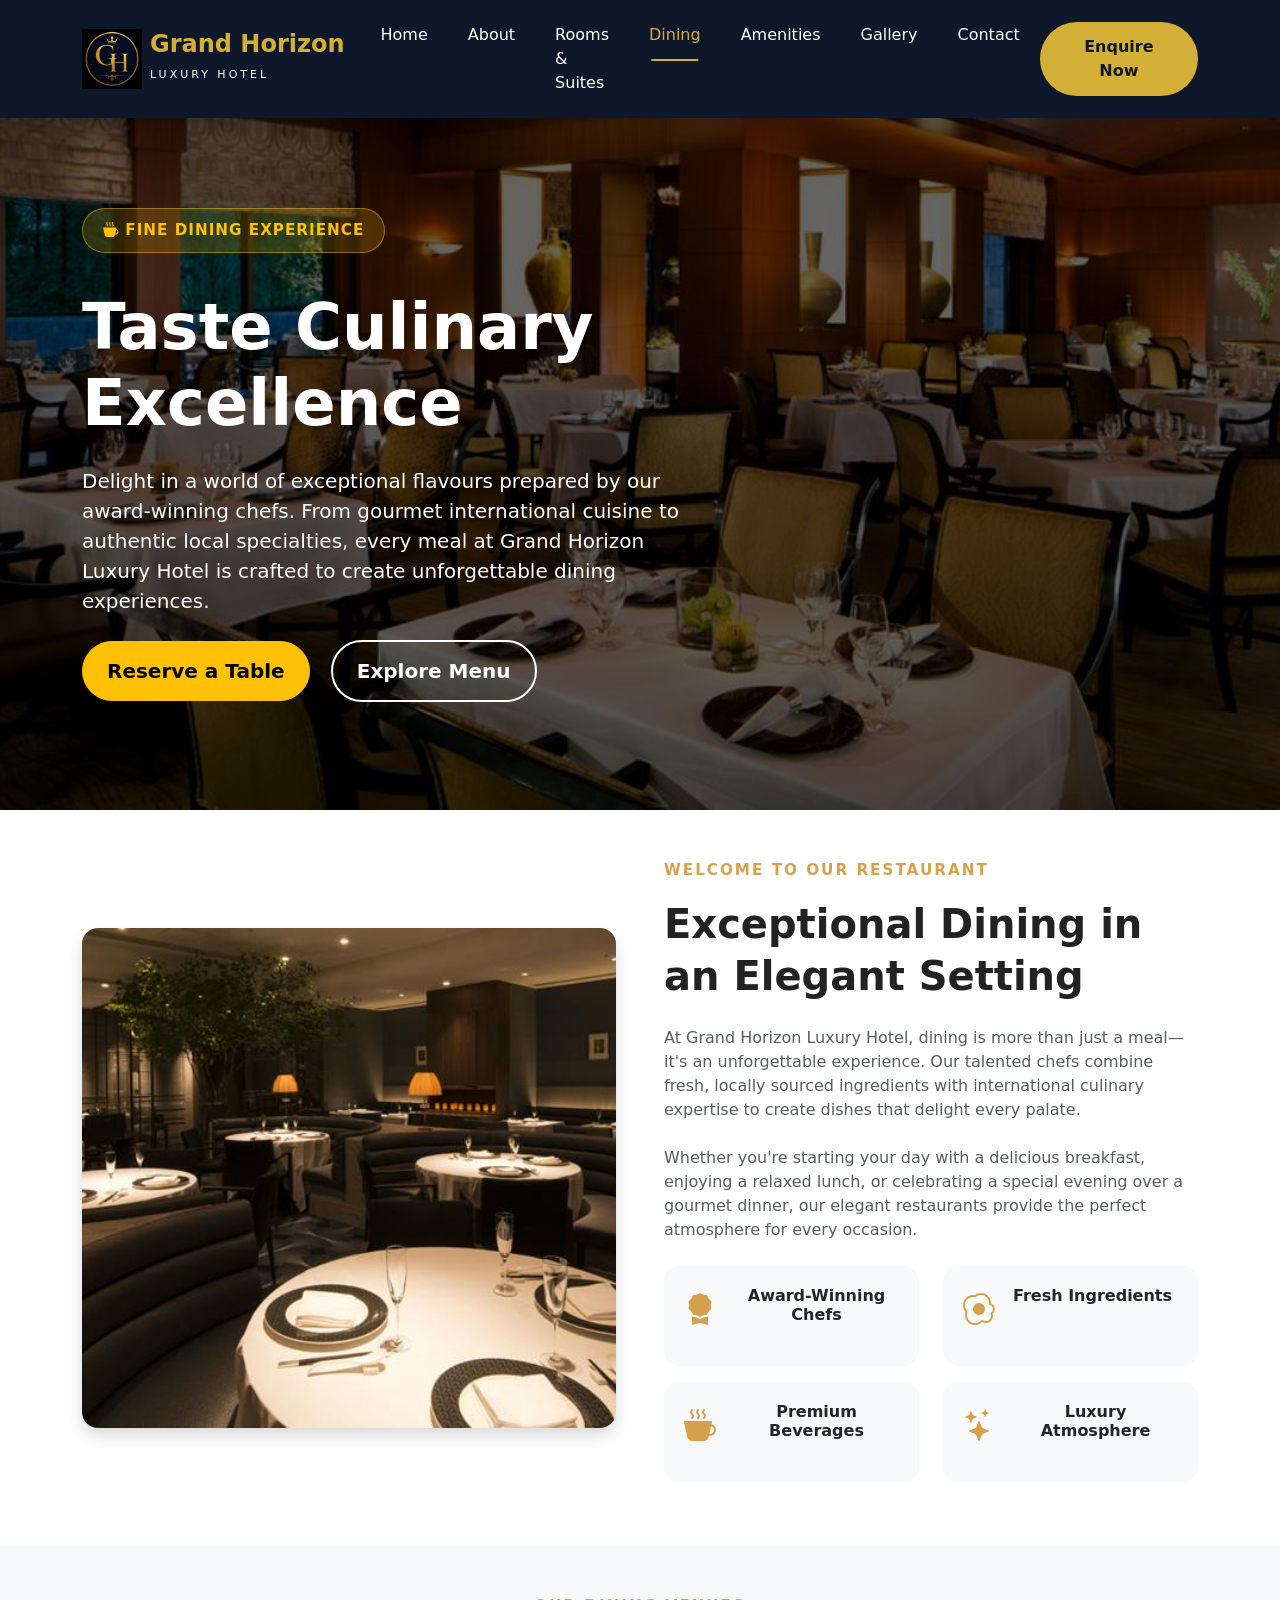
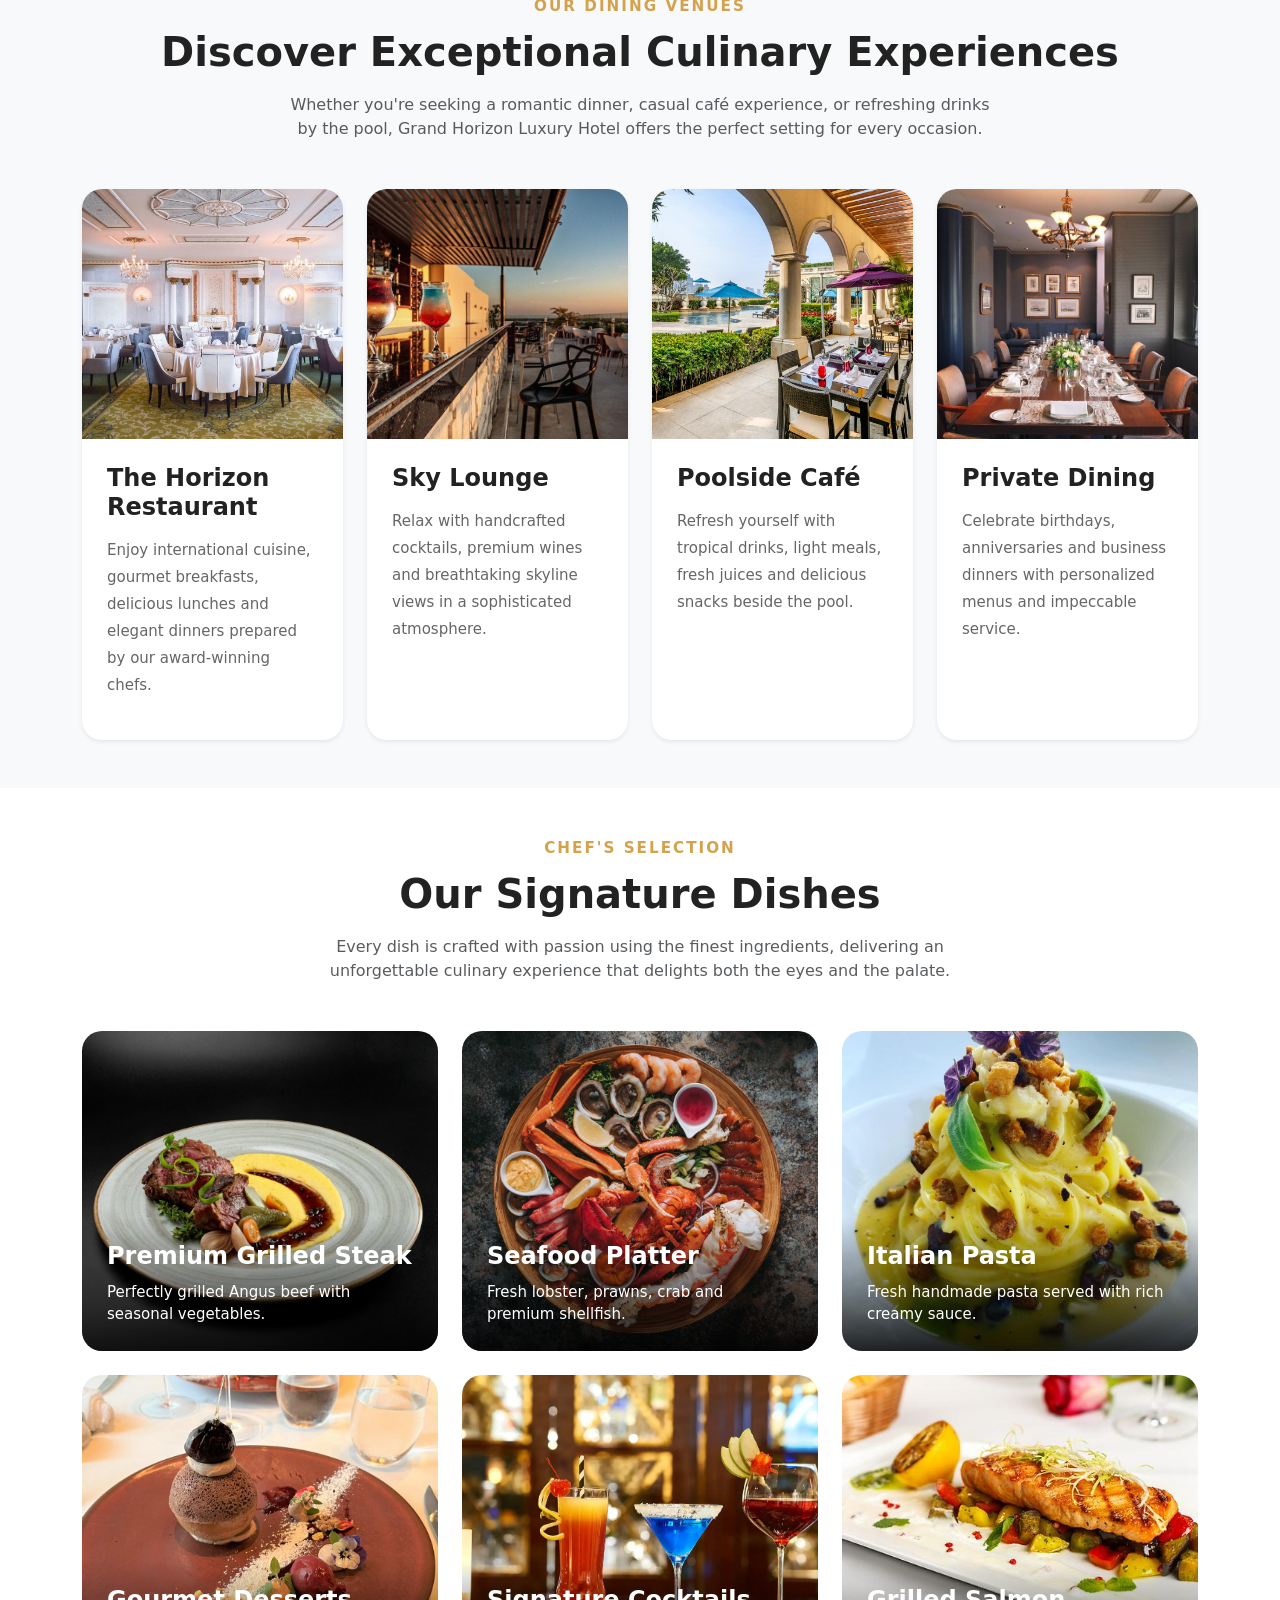
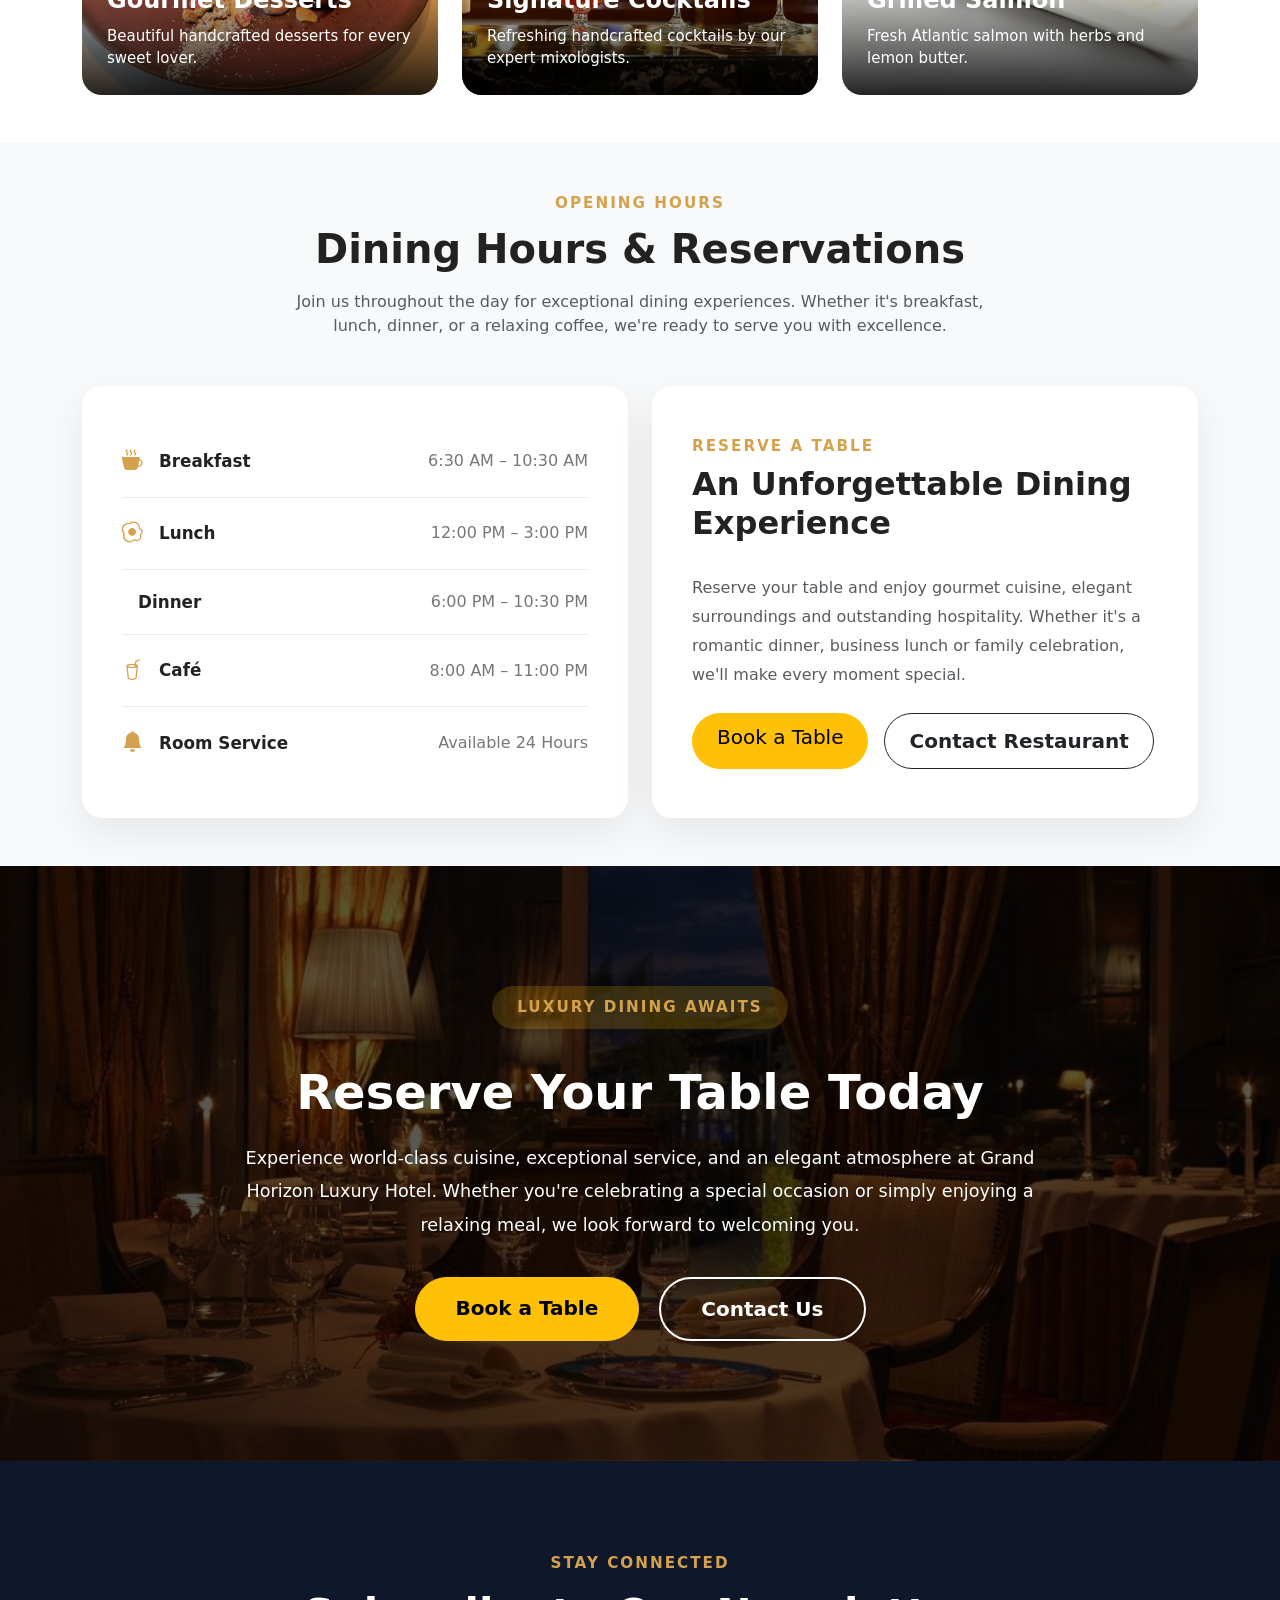
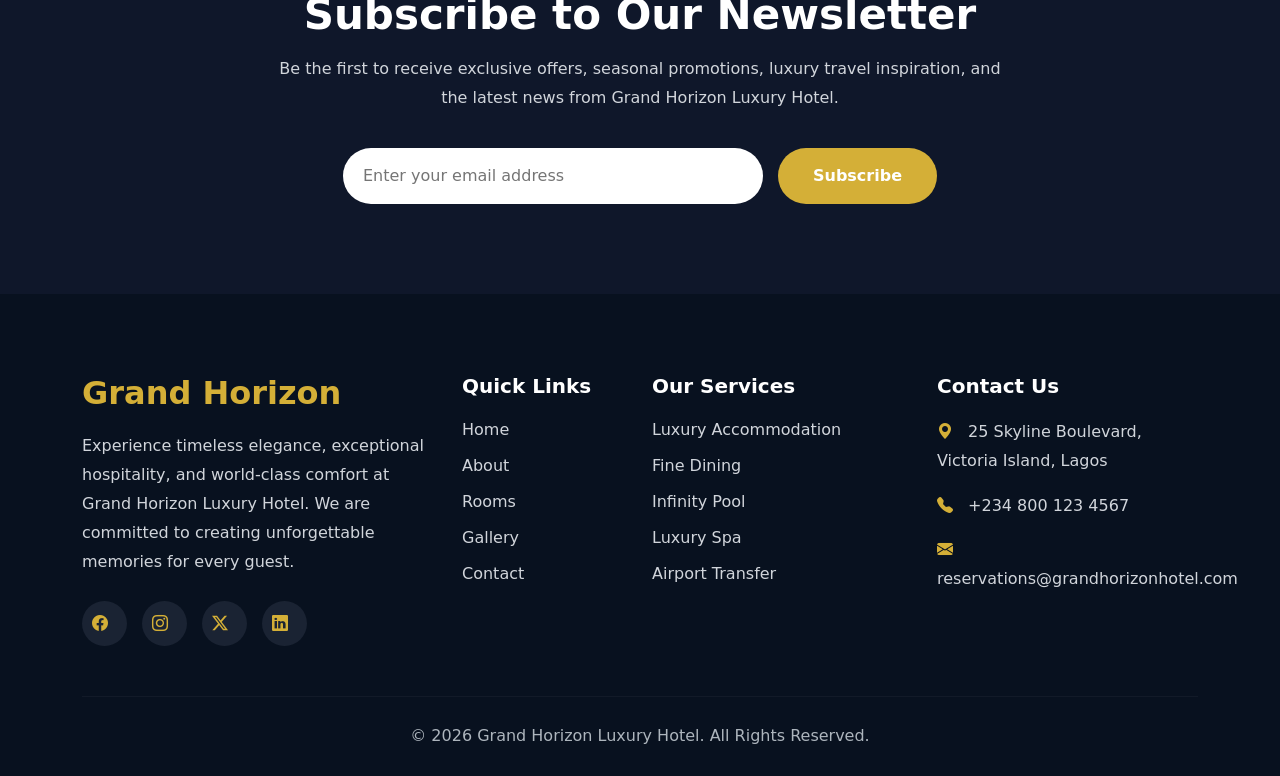
<file: dining.html>
<!DOCTYPE html>
<html lang="en">
<head>
    <meta charset="UTF-8">
    <meta name="viewport" content="width=device-width, initial-scale=1.0">
    <link href="https://cdn.jsdelivr.net/npm/bootstrap@5.3.8/dist/css/bootstrap.min.css" rel="stylesheet" integrity="sha384-sRIl4kxILFvY47J16cr9ZwB07vP4J8+LH7qKQnuqkuIAvNWLzeN8tE5YBujZqJLB" crossorigin="anonymous">
    <link rel="stylesheet" href="https://cdn.jsdelivr.net/npm/bootstrap-icons@1.11.3/font/bootstrap-icons.min.css">
    <link rel="stylesheet" href="https://cdnjs.cloudflare.com/ajax/libs/font-awesome/6.5.2/css/all.min.css">
    <link rel="stylesheet" href="./style.css">
    <link rel="stylesheet" href="./animations.css">
    <link rel="icon" type="image/png" href="images/favicon.png">

   <title>Grand Horizon Luxury Hotel | Fine Dining</title>
</head>
<body>
    <!-- Navbar Start -->
<nav class="navbar navbar-expand-lg navbar-dark hotel-navbar fixed-top">
    <div class="container">

        <!-- Logo -->
        <a class="navbar-brand d-flex align-items-center" href="index.html">
            <img src="images/logo.png" alt="Grand Horizon Logo" class="hotel-logo">

            <div class="ms-2">
                <h4 class="logo-title mb-0">Grand Horizon</h4>
                <small class="logo-subtitle">
                    LUXURY HOTEL
                </small>
            </div>
        </a>

        <!-- Mobile Toggle -->
        <button class="navbar-toggler shadow-none border-0"
            type="button"
            data-bs-toggle="collapse"
            data-bs-target="#hotelNavbar">

            <span class="navbar-toggler-icon"></span>

        </button>

        <!-- Menu -->
        <div class="collapse navbar-collapse" id="hotelNavbar">

            <ul class="navbar-nav mx-auto">

                <li class="nav-item">
                    <a class="nav-link " href="index.html">Home</a>
                </li>

                <li class="nav-item">
                    <a class="nav-link" href="about.html">About</a>
                </li>

                <li class="nav-item">
                    <a class="nav-link" href="rooms.html">Rooms & Suites</a>
                </li>

                <li class="nav-item">
                    <a class="nav-link  " href="dining.html">Dining</a>
                </li>

                <li class="nav-item">
                    <a class="nav-link" href="amenities.html">Amenities</a>
                </li>

                <li class="nav-item">
                    <a class="nav-link" href="gallery.html">Gallery</a>
                </li>

                <li class="nav-item">
                    <a class="nav-link" href="contact.html">Contact</a>
                </li>

            </ul>

            <!-- Button -->

            <a href="booking.html" class="btn hotel-btn" id="bookingBtn">
                Enquire Now
            </a>

        </div>

    </div>
</nav>
<!-- Navbar End -->
 <!-- Hero Section -->
<section class="dining-hero d-flex align-items-center">
    <div class="container">
        <div class="row">
            <div class="col-lg-7">

                <span class="hero-tag">
                    <i class="bi bi-cup-hot-fill"></i> Fine Dining Experience
                </span>

                <h1 class="display-3 fw-bold text-white mt-3">
                    Taste Culinary Excellence
                </h1>

                <p class="lead text-white my-4">
                    Delight in a world of exceptional flavours prepared by our award-winning chefs.
                    From gourmet international cuisine to authentic local specialties, every meal at
                    Grand Horizon Luxury Hotel is crafted to create unforgettable dining experiences.
                </p>

                <a href="booking.html" class="btn btn-warning btn-lg px-4 me-3">
                    Reserve a Table
                </a>

                <a href="#restaurant" class="btn btn-outline-light btn-lg px-4">
                    Explore Menu
                </a>

            </div>
        </div>
    </div>
</section>
<!-- Welcome to Our Restaurant Section -->
<section class="welcome-dining py-5 reveal" id="restaurant">
    <div class="container">

        <div class="row align-items-center g-5">

            <!-- Image -->
            <div class="col-lg-6">
                <img src="images/restaurant-interior.jpg"
                     alt="Luxury Restaurant"
                     class="img-fluid rounded-4 shadow">
            </div>

            <!-- Content -->
            <div class="col-lg-6">

                <span class="section-subtitle">
                    Welcome to Our Restaurant
                </span>

                <h2 class="section-title mt-3 mb-4">
                    Exceptional Dining in an Elegant Setting
                </h2>

                <p class="text-muted mb-4">
                    At Grand Horizon Luxury Hotel, dining is more than just a meal—it's
                    an unforgettable experience. Our talented chefs combine fresh,
                    locally sourced ingredients with international culinary expertise to
                    create dishes that delight every palate.
                </p>

                <p class="text-muted mb-4">
                    Whether you're starting your day with a delicious breakfast,
                    enjoying a relaxed lunch, or celebrating a special evening over a
                    gourmet dinner, our elegant restaurants provide the perfect
                    atmosphere for every occasion.
                </p>

                <div class="row mt-4">

                    <div class="col-6 mb-3">
                        <div class="feature-box">
                            <i class="bi bi-award-fill"></i>
                            <h6>Award-Winning Chefs</h6>
                        </div>
                    </div>

                    <div class="col-6 mb-3">
                        <div class="feature-box">
                            <i class="bi bi-egg-fried"></i>
                            <h6>Fresh Ingredients</h6>
                        </div>
                    </div>

                    <div class="col-6 mb-3">
                        <div class="feature-box">
                            <i class="bi bi-cup-hot-fill"></i>
                            <h6>Premium Beverages</h6>
                        </div>
                    </div>

                    <div class="col-6 mb-3">
                        <div class="feature-box">
                            <i class="bi bi-stars"></i>
                            <h6>Luxury Atmosphere</h6>
                        </div>
                    </div>

                </div>

            </div>

        </div>

    </div>
</section>
<!-- Our Dining Venues Section -->
<section class="dining-venues py-5 reveal">
    <div class="container">

        <!-- Section Heading -->
        <div class="text-center mb-5">
            <span class="section-subtitle">Our Dining Venues</span>
            <h2 class="section-title mt-2">
                Discover Exceptional Culinary Experiences
            </h2>
            <p class="text-muted mx-auto" style="max-width:700px;">
                Whether you're seeking a romantic dinner, casual café experience,
                or refreshing drinks by the pool, Grand Horizon Luxury Hotel offers
                the perfect setting for every occasion.
            </p>
        </div>

        <div class="row g-4">

            <!-- Card 1 -->
            <div class="col-lg-3 col-md-6">
                <div class="venue-card shadow-sm">
                    <img src="images/horizon-restaurant.jpg" alt="Horizon Restaurant" class="img-fluid">
                    <div class="venue-content">
                        <h4>The Horizon Restaurant</h4>
                        <p>
                            Enjoy international cuisine, gourmet breakfasts,
                            delicious lunches and elegant dinners prepared by our
                            award-winning chefs.
                        </p>
                    </div>
                </div>
            </div>

            <!-- Card 2 -->
            <div class="col-lg-3 col-md-6">
                <div class="venue-card shadow-sm">
                    <img src="images/sky-lounge.jpg" alt="Sky Lounge" class="img-fluid">
                    <div class="venue-content">
                        <h4>Sky Lounge</h4>
                        <p>
                            Relax with handcrafted cocktails, premium wines and
                            breathtaking skyline views in a sophisticated atmosphere.
                        </p>
                    </div>
                </div>
            </div>

            <!-- Card 3 -->
            <div class="col-lg-3 col-md-6">
                <div class="venue-card shadow-sm">
                    <img src="images/poolside-cafe.jpg" alt="Poolside Cafe" class="img-fluid">
                    <div class="venue-content">
                        <h4>Poolside Café</h4>
                        <p>
                            Refresh yourself with tropical drinks, light meals,
                            fresh juices and delicious snacks beside the pool.
                        </p>
                    </div>
                </div>
            </div>

            <!-- Card 4 -->
            <div class="col-lg-3 col-md-6">
                <div class="venue-card shadow-sm">
                    <img src="images/private-dining.jpg" alt="Private Dining" class="img-fluid">
                    <div class="venue-content">
                        <h4>Private Dining</h4>
                        <p>
                            Celebrate birthdays, anniversaries and business dinners
                            with personalized menus and impeccable service.
                        </p>
                    </div>
                </div>
            </div>

        </div>

    </div>
</section>
<!-- Signature Dishes Section -->
<section class="signature-dishes py-5 reveal">
    <div class="container">

        <!-- Section Heading -->
        <div class="text-center mb-5">
            <span class="section-subtitle">Chef's Selection</span>
            <h2 class="section-title mt-2">Our Signature Dishes</h2>
            <p class="text-muted mx-auto" style="max-width:700px;">
                Every dish is crafted with passion using the finest ingredients,
                delivering an unforgettable culinary experience that delights both
                the eyes and the palate.
            </p>
        </div>

        <div class="row g-4">

            <!-- Dish 1 -->
            <div class="col-lg-4 col-md-6">
                <div class="dish-card">
                    <img src="images/grilled-steak.jpg" alt="Grilled Steak">
                    <div class="dish-overlay">
                        <h4>Premium Grilled Steak</h4>
                        <p>Perfectly grilled Angus beef with seasonal vegetables.</p>
                    </div>
                </div>
            </div>

            <!-- Dish 2 -->
            <div class="col-lg-4 col-md-6">
                <div class="dish-card">
                    <img src="images/seafood-platter.jpg" alt="Seafood Platter">
                    <div class="dish-overlay">
                        <h4>Seafood Platter</h4>
                        <p>Fresh lobster, prawns, crab and premium shellfish.</p>
                    </div>
                </div>
            </div>

            <!-- Dish 3 -->
            <div class="col-lg-4 col-md-6">
                <div class="dish-card">
                    <img src="images/pasta.jpg" alt="Italian Pasta">
                    <div class="dish-overlay">
                        <h4>Italian Pasta</h4>
                        <p>Fresh handmade pasta served with rich creamy sauce.</p>
                    </div>
                </div>
            </div>

            <!-- Dish 4 -->
            <div class="col-lg-4 col-md-6">
                <div class="dish-card">
                    <img src="images/dessert.jpg" alt="Dessert">
                    <div class="dish-overlay">
                        <h4>Gourmet Desserts</h4>
                        <p>Beautiful handcrafted desserts for every sweet lover.</p>
                    </div>
                </div>
            </div>

            <!-- Dish 5 -->
            <div class="col-lg-4 col-md-6">
                <div class="dish-card">
                    <img src="images/cocktail.jpg" alt="Cocktail">
                    <div class="dish-overlay">
                        <h4>Signature Cocktails</h4>
                        <p>Refreshing handcrafted cocktails by our expert mixologists.</p>
                    </div>
                </div>
            </div>

            <!-- Dish 6 -->
            <div class="col-lg-4 col-md-6">
                <div class="dish-card">
                    <img src="images/salmon.jpg" alt="Grilled Salmon">
                    <div class="dish-overlay">
                        <h4>Grilled Salmon</h4>
                        <p>Fresh Atlantic salmon with herbs and lemon butter.</p>
                    </div>
                </div>
            </div>

        </div>

    </div>
</section>
<!-- Dining Hours & Reservation Section -->
<section class="dining-hours py-5 reveal">
    <div class="container">

        <!-- Section Heading -->
        <div class="text-center mb-5">
            <span class="section-subtitle">Opening Hours</span>
            <h2 class="section-title mt-2">Dining Hours & Reservations</h2>
            <p class="text-muted mx-auto" style="max-width:700px;">
                Join us throughout the day for exceptional dining experiences. Whether
                it's breakfast, lunch, dinner, or a relaxing coffee, we're ready to
                serve you with excellence.
            </p>
        </div>

        <div class="row g-4 align-items-stretch">

            <!-- Dining Hours -->
            <div class="col-lg-6 d-flex">

                <div class="hours-card w-100">

                    <div class="hour-item">
                        <div class="d-flex align-items-center">
                            <i class="bi bi-cup-hot-fill me-3"></i>
                            <h5>Breakfast</h5>
                        </div>

                        <span>6:30 AM – 10:30 AM</span>
                    </div>

                    <div class="hour-item">
                        <div class="d-flex align-items-center">
                            <i class="bi bi-egg-fried me-3"></i>
                            <h5>Lunch</h5>
                        </div>

                        <span>12:00 PM – 3:00 PM</span>
                    </div>

                    <div class="hour-item">
                        <div class="d-flex align-items-center">
                            <i class="bi bi-fork-knife me-3"></i>
                            <h5>Dinner</h5>
                        </div>

                        <span>6:00 PM – 10:30 PM</span>
                    </div>

                    <div class="hour-item">
                        <div class="d-flex align-items-center">
                            <i class="bi bi-cup-straw me-3"></i>
                            <h5>Café</h5>
                        </div>

                        <span>8:00 AM – 11:00 PM</span>
                    </div>

                    <div class="hour-item border-0">
                        <div class="d-flex align-items-center">
                            <i class="bi bi-bell-fill me-3"></i>
                            <h5>Room Service</h5>
                        </div>

                        <span>Available 24 Hours</span>
                    </div>

                </div>

            </div>

            <!-- Reservation Card -->
            <div class="col-lg-6 d-flex">

                <div class="reservation-box w-100">

                    <span class="section-subtitle">
                        Reserve a Table
                    </span>

                    <h2 class="mt-2">
                        An Unforgettable Dining Experience
                    </h2>

                    <p class="text-muted my-4">
                        Reserve your table and enjoy gourmet cuisine,
                        elegant surroundings and outstanding hospitality.
                        Whether it's a romantic dinner, business lunch or
                        family celebration, we'll make every moment special.
                    </p>

                    <div class="d-flex flex-wrap gap-3">

                        <a href="booking.html"
                            class="btn btn-warning btn-lg px-4 rounded-pill">
                            Book a Table
                        </a>

                        <a href="contact.html"
                            class="btn btn-outline-dark btn-lg px-4 rounded-pill">
                            Contact Restaurant
                        </a>

                    </div>

                </div>

            </div>

        </div>

    </div>
</section>
<!-- Call To Action Section -->
<section class="dining-cta reveal">
    <div class="container">

        <div class="cta-content text-center">

            <span class="cta-subtitle">
                Luxury Dining Awaits
            </span>

            <h2>
                Reserve Your Table Today
            </h2>

            <p>
                Experience world-class cuisine, exceptional service, and an elegant
                atmosphere at Grand Horizon Luxury Hotel. Whether you're celebrating
                a special occasion or simply enjoying a relaxing meal, we look
                forward to welcoming you.
            </p>

            <div class="cta-buttons">

                <a href="booking.html" class="btn btn-warning btn-lg">
                    Book a Table
                </a>

                <a href="contact.html" class="btn btn-outline-light btn-lg">
                    Contact Us
                </a>

            </div>

        </div>

    </div>
</section>
<!--==========================
    NEWSLETTER
===========================-->

<section class="newsletter reveal">

    <div class="container">

        <div class="newsletter-box">

            <span class="section-subtitle">
                Stay Connected
            </span>

            <h2>
                Subscribe to Our Newsletter
            </h2>

            <p>
                Be the first to receive exclusive offers, seasonal promotions,
                luxury travel inspiration, and the latest news from Grand Horizon
                Luxury Hotel.
            </p>

            <form class="newsletter-form" id="newsletterForm">

    <input
        type="email"
        id="newsletterEmail"
        placeholder="Enter your email address"
        required>

    <button
        type="submit"
        id="newsletterBtn">

        Subscribe

    </button>

</form>

<div id="newsletterError" class="error-box">

    <i class="bi bi-exclamation-circle-fill"></i>

    <p class="mb-0 mt-2">

        Please enter a valid email address.

    </p>

</div>

<div id="newsletterSuccess" class="success-box">

    <i class="bi bi-check-circle-fill"></i>

    <p class="mb-0 mt-2">

        Thank you for subscribing to our newsletter.

    </p>

</div>

        </div>

    </div>

</section>

<!-- ==========================
     FOOTER
========================== -->
<footer class="hotel-footer">

    <div class="container">

        <div class="row gy-5">

            <!-- Hotel Info -->
            <div class="col-lg-4 col-md-6">

                <h3 class="footer-logo">
                    Grand Horizon
                </h3>

                <p>
                    Experience timeless elegance, exceptional hospitality, and
                    world-class comfort at Grand Horizon Luxury Hotel. We are
                    committed to creating unforgettable memories for every guest.
                </p>

                <div class="social-icons">

                    <a href="#"><i class="bi bi-facebook"></i></a>

                    <a href="#"><i class="bi bi-instagram"></i></a>

                    <a href="#"><i class="bi bi-twitter-x"></i></a>

                    <a href="#"><i class="bi bi-linkedin"></i></a>

                </div>

            </div>

            <!-- Quick Links -->

            <div class="col-lg-2 col-md-6">

                <h5>Quick Links</h5>

                <ul>

                    <li><a href="index.html">Home</a></li>

                    <li><a href="about.html">About</a></li>

                    <li><a href="rooms.html">Rooms</a></li>

                    <li><a href="gallery.html">Gallery</a></li>

                    <li><a href="contact.html">Contact</a></li>

                </ul>

            </div>

            <!-- Services -->

            <div class="col-lg-3 col-md-6">

                <h5>Our Services</h5>

                <ul>

                    <li>Luxury Accommodation</li>

                    <li>Fine Dining</li>

                    <li>Infinity Pool</li>

                    <li>Luxury Spa</li>

                    <li>Airport Transfer</li>

                </ul>

            </div>

            <!-- Contact -->

            <div class="col-lg-3 col-md-6">

                <h5>Contact Us</h5>

                <p>
                    <i class="bi bi-geo-alt-fill"></i>
                    25 Skyline Boulevard,
                    Victoria Island, Lagos
                </p>

                <p>
                    <i class="bi bi-telephone-fill"></i>
                    +234 800 123 4567
                </p>

                <p>
                    <i class="bi bi-envelope-fill"></i>
                    reservations@grandhorizonhotel.com
                </p>

            </div>

        </div>

        <hr>

        <div class="footer-bottom">

            <p>
                © 2026 Grand Horizon Luxury Hotel. All Rights Reserved.
            </p>

        </div>

    </div>

</footer>
<!-- ==========================
      Back To Top Button
========================== -->

<button id="backToTop" class="back-to-top">

    <i class="bi bi-arrow-up"></i>
</button>
<script src="https://cdn.jsdelivr.net/npm/bootstrap@5.3.8/dist/js/bootstrap.bundle.min.js" integrity="sha384-FKyoEForCGlyvwx9Hj09JcYn3nv7wiPVlz7YYwJrWVcXK/BmnVDxM+D2scQbITxI" crossorigin="anonymous"></script>    
<script src="./script.js"></script>
</body>
</html>
</file>
<file: style.css>
/* ==========================
   HOTEL NAVBAR
============================= */

.hotel-navbar{

    background:#0F172A;

    padding:15px 0;

    transition: all .4s ease;

    box-shadow:0 8px 25px rgba(0,0,0,.15);

}
.hotel-navbar.scrolled{

    background:#0B1320;

    box-shadow:0 8px 25px rgba(0,0,0,.18);

    padding:12px 0;

}

/* Logo */

.hotel-logo{

    width:60px;

    height:60px;

    object-fit:contain;

}

/* Logo Title */

.logo-title{

    color:#D4AF37;

    font-size:24px;

    font-weight:700;

    line-height:1;

}

.logo-subtitle{

    color:#fff;

    font-size:11px;

    letter-spacing:3px;

}

/* Navigation */

.navbar-nav .nav-link{

    color:#fff;

    font-size:16px;

    font-weight:500;

    margin:0 12px;

    position:relative;

    transition:.3s;

}

.navbar-nav .nav-link:hover,

.navbar-nav .nav-link.active{

    color:#D4AF37;

}

/* Underline */

.navbar-nav .nav-link::after{

    content:"";

    position:absolute;

    left:0;

    bottom:-8px;

    width:0;

    height:2px;

    background:#D4AF37;

    transition:.3s;

}

.navbar-nav .nav-link:hover::after,

.navbar-nav .nav-link.active::after{

    width:100%;

}

/* Button */

.hotel-btn{

    background:#D4AF37;

    color:#0F172A;

    padding:12px 30px;

    border-radius:50px;

    font-weight:700;

    transition:.4s;

}

.hotel-btn:hover{

    background:#fff;

    color:#0F172A;

}
.hotel-btn.active{

    background:#fff;

    color:#0F172A;

    border:2px solid #D4AF37;

}

/* Space for Fixed Navbar */

body{

    padding-top:95px;

}

/* Mobile */

@media(max-width:991px){

.hotel-navbar{

    padding:12px 0;

}

.hotel-logo{

    width:50px;

    height:50px;

}

.logo-title{

    font-size:20px;

}

.logo-subtitle{

    font-size:10px;

}

.navbar-nav{

    text-align:center;

    padding:20px 0;

}

.navbar-nav .nav-link{

    margin:12px 0;

}

.hotel-btn{

    display:block;

    width:220px;

    margin:20px auto 10px;

}

}

/*==================================
            HERO SECTION
===================================*/

.hero-section{
    position:relative;
    min-height:100vh;

    background:url("images/hero-hotel.jpg") center center/cover no-repeat;

    display:flex;
    align-items:center;

    overflow:hidden;
}

.hero-overlay{
    position:absolute;
    inset:0;
    background:rgba(10,15,25,.60);
}

.hero-content{
    position:relative;
    z-index:2;
    max-width:700px;
    color:#fff;
}

.hero-tag{

    display:inline-block;

    color:#D4AF37;

    letter-spacing:3px;

    text-transform:uppercase;

    font-weight:600;

    margin-bottom:20px;

}

.hero-content h1{

    font-size:4rem;

    font-weight:700;

    line-height:1.2;

    margin-bottom:25px;

}

.hero-content p{

    font-size:1.2rem;

    color:#f1f1f1;

    line-height:1.8;

    margin-bottom:40px;

}

.hero-buttons{

    display:flex;

    gap:20px;

    flex-wrap:wrap;

}

.hero-btn{

    background:#D4AF37;

    color:#fff;

    padding:15px 40px;

    border-radius:50px;

    font-weight:600;

    transition:.4s;

}

.hero-btn:hover{

    background:#fff;

    color:#0F172A;

}

.hero-btn-outline{

    border:2px solid #fff;

    color:#fff;

    padding:15px 40px;

    border-radius:50px;

    font-weight:600;

    transition:.4s;

}

.hero-btn-outline:hover{

    background:#fff;

    color:#0F172A;

}

.scroll-down{

    position:absolute;

    bottom:30px;

    left:50%;

    transform:translateX(-50%);

    color:#fff;

    font-size:2rem;

    animation:bounce 2s infinite;

    z-index:2;

}

@keyframes bounce{

0%,20%,50%,80%,100%{

transform:translate(-50%,0);

}

40%{

transform:translate(-50%,-15px);

}

60%{

transform:translate(-50%,-8px);

}

}

/*=========================
      MOBILE
==========================*/

@media(max-width:991px){

.hero-content h1{

font-size:3rem;

}

}

@media(max-width:768px){

.hero-section{

min-height:90vh;

text-align:center;

}

.hero-content{

margin:auto;

}

.hero-buttons{

justify-content:center;

}

.hero-content h1{

font-size:2.4rem;

}

.hero-content p{

font-size:1rem;

}

}

@media(max-width:576px){

.hero-content h1{

font-size:2rem;

}

.hero-btn,

.hero-btn-outline{

width:100%;

}

.hero-buttons{

flex-direction:column;

}

}
/*==============================
        WELCOME SECTION
==============================*/

.welcome-section{
    background:#ffffff;
    padding:100px 0;
}

.welcome-image img{
    width:100%;
    height:600px;
    object-fit:cover;
    border-radius:20px;
    box-shadow:0 20px 50px rgba(0,0,0,.15);
}

.section-tag{
    display:inline-block;
    color:#D4AF37;
    font-weight:600;
    letter-spacing:2px;
    text-transform:uppercase;
    margin-bottom:15px;
}

.welcome-title{
    font-size:2.8rem;
    font-weight:700;
    color:#0F172A;
    line-height:1.3;
    margin-bottom:20px;
}

.gold-line{
    width:90px;
    height:4px;
    background:#D4AF37;
    border-radius:20px;
    margin-bottom:30px;
}

.welcome-text{
    color:#64748B;
    line-height:1.9;
    font-size:1.05rem;
    margin-bottom:20px;
}

.feature-box{
    display:flex;
    align-items:center;
    gap:12px;
    padding:15px 18px;
    background:#F8FAFC;
    border-radius:12px;
    transition:.4s;
}

.feature-box:hover{
    background:#D4AF37;
    color:#fff;
    transform:translateY(-5px);
}

.feature-box i{
    font-size:1.3rem;
    color:#D4AF37;
}

.feature-box:hover i{
    color:#fff;
}

.feature-box span{
    font-weight:600;
}

.discover-btn{
    background:#D4AF37;
    color:#fff;
    padding:14px 35px;
    border-radius:50px;
    font-weight:600;
    transition:.4s;
}

.discover-btn:hover{
    background:#0F172A;
    color:#fff;
}

/*==============================
        MOBILE
==============================*/

@media(max-width:991px){

    .welcome-image img{
        height:420px;
    }

    .welcome-title{
        font-size:2rem;
    }

}

@media(max-width:576px){

    .welcome-section{
        padding:70px 0;
    }

    .welcome-image img{
        height:300px;
    }

    .welcome-title{
        font-size:1.7rem;
    }

    .welcome-text{
        font-size:1rem;
    }

    .discover-btn{
        width:100%;
        text-align:center;
    }

}
/*=========================
FEATURED ROOMS
=========================*/

.featured-rooms{

    background:#f8f9fa;

}

.section-subtitle{

    color:#D4AF37;

    font-weight:600;

    text-transform:uppercase;

    letter-spacing:2px;

}

.section-title{

    color:#0F172A;

    font-size:42px;

    font-weight:700;

    margin-top:10px;

}

.section-text{

    max-width:650px;

    margin:auto;

    color:#666;

    margin-top:15px;

}

/* Card */

.room-card{

    background:#fff;

    border-radius:15px;

    overflow:hidden;

    box-shadow:0 10px 30px rgba(0,0,0,.08);

    transition:.4s;

}

.room-card:hover{

    transform:translateY(-10px);

}

/* Image */

.room-image{

    position:relative;

    overflow:hidden;

}

.room-image img{

    width:100%;

    height:280px;

    object-fit:cover;

    transition:.5s;

}

.room-card:hover img{

    transform:scale(1.08);

}

/* Price */

.room-price{

    position:absolute;

    top:20px;

    right:20px;

    background:#D4AF37;

    color:#fff;

    padding:10px 18px;

    border-radius:30px;

    font-weight:600;

}

/* Content */

.room-content{

    padding:30px;

}

.room-content h3{

    color:#0F172A;

    margin-bottom:20px;

}

/* Features */

.room-features{

    display:flex;

    justify-content:space-between;

    flex-wrap:wrap;

    gap:10px;

    margin-bottom:20px;

}

.room-features span{

    color:#666;

    font-size:14px;

}

.room-features i{

    color:#D4AF37;

}

/* Paragraph */

.room-content p{

    color:#666;

    line-height:1.8;

}

/* Button */

.room-btn{

    display:inline-block;

    margin-top:20px;

    padding:12px 30px;

    background:#0F172A;

    color:#fff;

    border-radius:50px;

    text-decoration:none;

    transition:.4s;

}

.room-btn:hover{

    background:#D4AF37;

    color:#fff;

}

/* Bottom Button */

.all-room-btn{

    display:inline-block;

    background:#D4AF37;

    color:#fff;

    padding:15px 45px;

    border-radius:50px;

    text-decoration:none;

    font-weight:600;

    transition:.4s;

}

.all-room-btn:hover{

    background:#0F172A;

    color:#fff;

}

/* Responsive */

@media(max-width:991px){

.section-title{

    font-size:34px;

}

.room-features{

    flex-direction:column;

}

}

@media(max-width:576px){

.section-title{

    font-size:28px;

}

.room-image img{

    height:240px;

}

.room-content{

    padding:25px;

}

}
/*=========================
LUXURY AMENITIES
=========================*/

.amenities{
    background:#f8f9fa;
}

.amenity-card{

    background:#fff;

    padding:40px 30px;

    border-radius:15px;

    text-align:center;

    box-shadow:0 10px 30px rgba(0,0,0,.08);

    transition:.4s;

    height:100%;
}

.amenity-card:hover{

    transform:translateY(-10px);

}

.amenity-icon{

    width:90px;

    height:90px;

    background:#D4AF37;

    border-radius:50%;

    display:flex;

    align-items:center;

    justify-content:center;

    margin:0 auto 25px;

}

.amenity-icon i{

    font-size:38px;

    color:#fff;

}

.amenity-card h4{

    color:#0F172A;

    margin-bottom:15px;

    font-weight:700;

}

.amenity-card p{

    color:#666;

    line-height:1.8;

}

@media(max-width:768px){

.amenity-card{

    padding:30px 20px;

}

.amenity-icon{

    width:75px;

    height:75px;

}

.amenity-icon i{

    font-size:30px;

}

}
/*=========================
FINE DINING
=========================*/

.fine-dining{

    background:#ffffff;

}

.dining-image{

    overflow:hidden;

    border-radius:15px;

}

.dining-image img{

    width:100%;

    height:500px;

    object-fit:cover;

    transition:.5s;

}

.dining-image:hover img{

    transform:scale(1.05);

}

.dining-feature{

    margin:30px 0;

}

.feature-item{

    display:flex;

    align-items:center;

    margin-bottom:18px;

}

.feature-item i{

    color:#D4AF37;

    font-size:22px;

    margin-right:15px;

}

.feature-item span{

    color:#444;

    font-size:17px;

}

.dining-btn{

    display:inline-block;

    background:#D4AF37;

    color:#fff;

    padding:14px 35px;

    border-radius:50px;

    text-decoration:none;

    font-weight:600;

    transition:.4s;

}

.dining-btn:hover{

    background:#0F172A;

    color:#fff;

}

@media(max-width:991px){

.dining-image img{

    height:350px;

}

}

@media(max-width:576px){

.dining-image img{

    height:250px;

}

.feature-item span{

    font-size:15px;

}

}
/*=========================
TESTIMONIALS
=========================*/

.testimonials{

    background:#f8f9fa;

}

.testimonial-card{

    background:#fff;

    padding:35px;

    border-radius:15px;

    text-align:center;

    box-shadow:0 10px 30px rgba(0,0,0,.08);

    transition:.4s;

    height:100%;

}

.testimonial-card:hover{

    transform:translateY(-10px);

}

.guest-img{

    width:90px;

    height:90px;

    border-radius:50%;

    object-fit:cover;

    border:4px solid #D4AF37;

    margin-bottom:20px;

}

.testimonial-card h4{

    color:#0F172A;

    font-weight:700;

}

.testimonial-card small{

    color:#888;

}

.stars{

    color:#D4AF37;

    font-size:22px;

    margin:15px 0;

}

.testimonial-card p{

    color:#666;

    line-height:1.8;

}

@media(max-width:768px){

.testimonial-card{

    padding:30px 20px;

}

}
/*=========================
PHOTO GALLERY
=========================*/

.gallery{

    background:#ffffff;

}

.gallery-item{

    position:relative;

    overflow:hidden;

    border-radius:15px;

    cursor:pointer;

}

.gallery-item img{

    width:100%;

    height:280px;

    object-fit:cover;

    transition:.5s;

}

.gallery-item:hover img{

    transform:scale(1.1);

}

.gallery-overlay{

    position:absolute;

    top:0;

    left:0;

    width:100%;

    height:100%;

    background:rgba(15,23,42,.65);

    display:flex;

    justify-content:center;

    align-items:center;

    opacity:0;

    transition:.4s;

}

.gallery-item:hover .gallery-overlay{

    opacity:1;

}

.gallery-overlay h4{

    color:#fff;

    font-size:28px;

    font-weight:700;

}

.gallery-btn{

    display:inline-block;

    background:#D4AF37;

    color:#fff;

    padding:15px 40px;

    border-radius:50px;

    text-decoration:none;

    font-weight:600;

    transition:.4s;

}

.gallery-btn:hover{

    background:#0F172A;

    color:#fff;

}

@media(max-width:768px){

.gallery-item img{

    height:240px;

}

.gallery-overlay h4{

    font-size:22px;

}

}
/*=========================
BOOKING CTA
=========================*/

.booking-cta{

    background:linear-gradient(rgba(15,23,42,.82),
    rgba(15,23,42,.82)),
    url("images/booking-bg.jpg") center center/cover;

    padding:100px 0;

}

.booking-content{

    color:#fff;

}

.cta-subtitle{

    color:#D4AF37;

    text-transform:uppercase;

    letter-spacing:3px;

    font-weight:600;

}

.booking-content h2{

    font-size:48px;

    font-weight:700;

    margin:20px 0;

}

.booking-content p{

    max-width:700px;

    margin:0 auto 40px;

    line-height:1.9;

    font-size:18px;

}

.cta-buttons{

    display:flex;

    justify-content:center;

    gap:20px;

    flex-wrap:wrap;

}

.btn-book{

    background:#D4AF37;

    color:#fff;

    padding:15px 40px;

    border-radius:50px;

    text-decoration:none;

    font-weight:600;

    transition:.4s;

}

.btn-book:hover{

    background:#fff;

    color:#0F172A;

}

.btn-contact{

    border:2px solid #fff;

    color:#fff;

    padding:15px 40px;

    border-radius:50px;

    text-decoration:none;

    font-weight:600;

    transition:.4s;

}

.btn-contact:hover{

    background:#fff;

    color:#0F172A;

}

@media(max-width:768px){

.booking-content h2{

    font-size:34px;

}

.booking-content p{

    font-size:16px;

}

}
/*=========================
LOCATION SECTION
=========================*/

.hotel-location{

    background:#f8f9fa;

}

.location-info{

    display:flex;

    flex-direction:column;

    gap:25px;

}

.info-box{

    display:flex;

    align-items:flex-start;

    background:#fff;

    padding:25px;

    border-radius:12px;

    box-shadow:0 8px 25px rgba(0,0,0,.08);

}

.info-box i{

    font-size:28px;

    color:#D4AF37;

    margin-right:20px;

}

.info-box h5{

    color:#0F172A;

    font-weight:700;

    margin-bottom:8px;

}

.info-box p{

    margin:0;

    color:#666;

    line-height:1.7;

}

.map-container{

    border-radius:15px;

    overflow:hidden;

    box-shadow:0 10px 30px rgba(0,0,0,.12);

}

.map-container iframe{

    width:100%;

    height:450px;

    border:0;

}

@media(max-width:768px){

.map-container iframe{

    height:320px;

}

.info-box{

    padding:20px;

}

}
/*=========================
NEWSLETTER
=========================*/

.newsletter{

    background:#0F172A;

    padding:90px 0;

}

.newsletter-box{

    max-width:750px;

    margin:auto;

    text-align:center;

}

.newsletter h2{

    color:#fff;

    font-size:42px;

    font-weight:700;

    margin:15px 0;

}

.newsletter p{

    color:#d1d5db;

    line-height:1.8;

    margin-bottom:35px;

}

.newsletter-form{

    display:flex;

    gap:15px;

    justify-content:center;

    flex-wrap:wrap;

}

.newsletter-form input{

    width:420px;

    max-width:100%;

    padding:16px 20px;

    border:none;

    border-radius:50px;

    outline:none;

    font-size:16px;

}

.newsletter-form button{

    background:#D4AF37;

    color:#fff;

    border:none;

    padding:16px 35px;

    border-radius:50px;

    font-weight:600;

    transition:.4s;

}

.newsletter-form button:hover{

    background:#fff;

    color:#0F172A;

}

@media(max-width:768px){

.newsletter{

    padding:70px 20px;

}

.newsletter h2{

    font-size:32px;

}

.newsletter-form{

    flex-direction:column;

}

.newsletter-form input,

.newsletter-form button{

    width:100%;

}

}
/*=========================
FOOTER
=========================*/

.hotel-footer{

    background:#08111F;

    color:#d1d5db;

    padding:80px 0 25px;

}

.footer-logo{

    color:#D4AF37;

    font-size:32px;

    font-weight:700;

    margin-bottom:20px;

}

.hotel-footer p{

    line-height:1.8;

}

.hotel-footer h5{

    color:#fff;

    margin-bottom:20px;

    font-weight:600;

}

.hotel-footer ul{

    list-style:none;

    padding:0;

}

.hotel-footer ul li{

    margin-bottom:12px;

}

.hotel-footer ul li a{

    color:#d1d5db;

    text-decoration:none;

    transition:.3s;

}

.hotel-footer ul li a:hover{

    color:#D4AF37;

}

.social-icons{

    margin-top:25px;

}

.social-icons a{

    display:inline-flex;

    width:45px;

    height:45px;

    align-items:center;

    justify-content:center;

    background:#1A2333;

    color:#fff;

    border-radius:50%;

    margin-right:10px;

    transition:.4s;

    text-decoration:none;

}

.social-icons a:hover{

    background:#D4AF37;

    color:#08111F;

}

.hotel-footer i{

    color:#D4AF37;

    margin-right:10px;

}

.hotel-footer hr{

    border-color:rgba(255,255,255,.15);

    margin:50px 0 25px;

}

.footer-bottom{

    text-align:center;

}

.footer-bottom p{

    margin:0;

    color:#adb5bd;

}

@media(max-width:768px){

.hotel-footer{

    text-align:center;

}

.social-icons{

    justify-content:center;

}

}
html, body{
    overflow-x: hidden;
}
/*=====================================
ABOUT HERO SECTION
======================================*/

.about-hero{

    background:
    linear-gradient(rgba(8,17,31,.72),
    rgba(8,17,31,.72)),
    url("./images/about-hero.jpg");

    background-size:cover;

    background-position:center;

    background-repeat:no-repeat;

    color:#fff;

}

.hero-subtitle{

    display:inline-block;

    color:#D4AF37;

    font-size:18px;

    font-weight:600;

    letter-spacing:2px;

    text-transform:uppercase;

    margin-bottom:20px;

}

.hero-title{

    font-size:60px;

    font-weight:700;

    line-height:1.2;

    margin-bottom:25px;

}

.hero-text{

    font-size:18px;

    line-height:1.9;

    max-width:650px;

    margin-bottom:40px;

    color:#f1f1f1;

}

.hero-buttons{

    display:flex;

    gap:20px;

    flex-wrap:wrap;

}

.btn-gold{

    background:#D4AF37;

    color:#fff;

    padding:15px 40px;

    border-radius:50px;

    font-weight:600;

    transition:.4s;

}

.btn-gold:hover{

    background:#fff;

    color:#0F172A;

}

.btn-outline-light{

    padding:15px 40px;

    border-radius:50px;

    font-weight:600;

}

.btn-outline-light:hover{

    background:#fff;

    color:#0F172A;

}

@media(max-width:991px){

.hero-title{

    font-size:46px;

}

.hero-text{

    font-size:17px;

}

.about-hero{

    text-align:center;

}

.hero-buttons{

    justify-content:center;

}

}

@media(max-width:576px){

.hero-title{

    font-size:34px;

}

.hero-subtitle{

    font-size:15px;

}

.hero-text{

    font-size:16px;

}

.hero-buttons{

    flex-direction:column;

}

.hero-buttons .btn{

    width:100%;

}

}
/*==========================
      OUR STORY SECTION
===========================*/

.our-story{
    background:#fff;
}

.section-subtitle{
    color:#D4AF37;
    font-size:16px;
    font-weight:600;
    letter-spacing:2px;
    text-transform:uppercase;
}

.section-title{
    font-size:42px;
    font-weight:700;
    color:#0F172A;
    margin:15px 0 25px;
    line-height:1.3;
}

.story-text{
    color:#555;
    font-size:17px;
    line-height:1.9;
    margin-bottom:20px;
}

.our-story img{
    width:100%;
    border-radius:15px;
    transition:.4s;
}

.our-story img:hover{
    transform:scale(1.03);
}

@media (max-width:991px){

    .our-story{
        text-align:center;
    }

    .section-title{
        font-size:34px;
    }

}

@media (max-width:576px){

    .section-title{
        font-size:28px;
    }

    .story-text{
        font-size:16px;
    }

}
/*==========================
      MISSION & VISION
===========================*/

.mission-vision{
    background:#f8f9fa;
}

.section-description{
    max-width:700px;
    margin:0 auto;
    color:#666;
    font-size:17px;
    line-height:1.8;
}

.mission-card{
    background:#fff;
    padding:40px 35px;
    border-radius:15px;
    box-shadow:0 10px 30px rgba(0,0,0,.08);
    transition:.4s;
    height:100%;
    text-align:center;
}

.mission-card:hover{
    transform:translateY(-8px);
}

.icon-box{
    width:80px;
    height:80px;
    background:#D4AF37;
    color:#fff;
    margin:0 auto 25px;
    border-radius:50%;
    display:flex;
    align-items:center;
    justify-content:center;
    font-size:32px;
}

.mission-card h3{
    color:#0F172A;
    margin-bottom:20px;
    font-weight:700;
}

.mission-card p{
    color:#666;
    line-height:1.9;
}

@media(max-width:768px){

    .mission-card{
        padding:30px 25px;
    }

}

/*====================================
        WHY CHOOSE US
=====================================*/

.why-choose{

    background:#ffffff;

}

.feature-card{

    background:#fff;

    padding:35px 30px;

    border-radius:15px;

    text-align:center;

    box-shadow:0 10px 25px rgba(0,0,0,.08);

    transition:.4s;

    height:100%;

}

.feature-card:hover{

    transform:translateY(-10px);

}

.feature-icon{

    font-size:45px;

    color:#D4AF37;

    margin-bottom:25px;

}

.feature-card h4{

    color:#0F172A;

    font-weight:700;

    margin-bottom:15px;

}

.feature-card p{

    color:#666;

    line-height:1.8;

}

@media(max-width:768px){

.feature-card{

    padding:30px 25px;

}

}


/*=====================================
        OUR CORE VALUES
======================================*/

.core-values{
    background:#f8f9fa;
}

.value-card{
    background:#fff;
    padding:40px 25px;
    border-radius:15px;
    text-align:center;
    box-shadow:0 10px 30px rgba(0,0,0,.08);
    transition:.4s;
    height:100%;
}

.value-card:hover{
    transform:translateY(-10px);
}

.value-icon{
    width:80px;
    height:80px;
    margin:0 auto 25px;
    border-radius:50%;
    background:#D4AF37;
    color:#fff;
    display:flex;
    align-items:center;
    justify-content:center;
    font-size:32px;
}

.value-card h4{
    color:#0F172A;
    font-weight:700;
    margin-bottom:15px;
}

.value-card p{
    color:#666;
    line-height:1.8;
    margin-bottom:0;
}

@media(max-width:768px){

    .value-card{
        padding:30px 20px;
    }

}
/*=====================================
        HOTEL STATS
======================================*/

.hotel-stats{

    background:#0F172A;

    color:#fff;

}

.stat-box{

    padding:35px 20px;

}

.stat-box h2{

    font-size:55px;

    color:#D4AF37;

    font-weight:700;

    margin-bottom:10px;

}

.stat-box p{

    font-size:18px;

    color:#f1f1f1;

    margin:0;

    letter-spacing:1px;

}

.hotel-stats .section-title{

    color:#fff;

}

.hotel-stats .section-description{

    color:#ddd;

}

@media(max-width:768px){

.stat-box h2{

    font-size:42px;

}

.stat-box p{

    font-size:16px;

}

}
/*=====================================
        BOOK YOUR STAY CTA
======================================*/

.about-cta{

    background:
    linear-gradient(rgba(15,23,42,.82),
    rgba(15,23,42,.82)),
    url("./images/about-cta.jpg");

    background-size:cover;

    background-position:center;

    background-repeat:no-repeat;

    padding:120px 0;

    color:#fff;

}

.cta-subtitle{

    display:inline-block;

    color:#D4AF37;

    font-size:17px;

    letter-spacing:2px;

    text-transform:uppercase;

    font-weight:600;

    margin-bottom:20px;

}

.cta-title{

    font-size:52px;

    font-weight:700;

    margin-bottom:25px;

    line-height:1.3;

}

.cta-text{

    font-size:18px;

    color:#f1f1f1;

    line-height:1.9;

    max-width:760px;

    margin:0 auto 40px;

}

.cta-buttons{

    display:flex;

    justify-content:center;

    gap:20px;

    flex-wrap:wrap;

}

.about-cta .btn{

    padding:15px 40px;

    border-radius:50px;

    font-weight:600;

}

@media(max-width:991px){

.cta-title{

    font-size:42px;

}

}

@media(max-width:576px){

.about-cta{

    padding:80px 0;

}

.cta-title{

    font-size:30px;

}

.cta-text{

    font-size:16px;

}

.cta-buttons{

    flex-direction:column;

}

.cta-buttons .btn{

    width:100%;

}

}
/*=====================================
        ROOMS HERO SECTION
======================================*/

.rooms-hero{

    background:
    linear-gradient(rgba(15,23,42,.75),
    rgba(15,23,42,.75)),
    url("./images/rooms-hero.jpg");

    background-size:cover;

    background-position:center;

    background-repeat:no-repeat;

    color:#fff;

}

.hero-subtitle{

    display:inline-block;

    color:#D4AF37;

    font-size:18px;

    font-weight:600;

    letter-spacing:2px;

    text-transform:uppercase;

    margin-bottom:20px;

}

.hero-title{

    font-size:60px;

    font-weight:700;

    line-height:1.2;

    margin-bottom:25px;

    max-width:800px;

}

.hero-text{

    font-size:18px;

    line-height:1.9;

    color:#f1f1f1;

    max-width:700px;

    margin-bottom:40px;

}

.hero-buttons{

    display:flex;

    gap:20px;

    flex-wrap:wrap;

}

.btn-gold{

    background:#D4AF37;

    color:#fff;

    padding:15px 40px;

    border-radius:50px;

    font-weight:600;

    transition:.4s;

    border:none;

}

.btn-gold:hover{

    background:#fff;

    color:#0F172A;

}

.btn-outline-light{

    padding:15px 40px;

    border-radius:50px;

    font-weight:600;

}

.btn-outline-light:hover{

    background:#fff;

    color:#0F172A;

}

@media(max-width:991px){

.rooms-hero{

    text-align:center;

}

.hero-title{

    font-size:46px;

}

.hero-buttons{

    justify-content:center;

}

}

@media(max-width:576px){

.hero-title{

    font-size:34px;

}

.hero-subtitle{

    font-size:15px;

}

.hero-text{

    font-size:16px;

}

.hero-buttons{

    flex-direction:column;

}

.hero-buttons .btn{

    width:100%;

}

}
/*=====================================
        OUR ROOMS SECTION
======================================*/

.rooms-section{

    background:#f8f9fa;

}

.section-subtitle{

    color:#D4AF37;

    font-weight:600;

    letter-spacing:2px;

    text-transform:uppercase;

}

.section-title{

    font-size:42px;

    color:#0F172A;

    margin:15px 0;

    font-weight:700;

}

.section-text{

    max-width:750px;

    margin:auto;

    color:#666;

    line-height:1.8;

}

.room-card{

    background:#fff;

    border-radius:15px;

    overflow:hidden;

    box-shadow:0 10px 30px rgba(0,0,0,.08);

    transition:.4s;

    height:100%;

}

.room-card:hover{

    transform:translateY(-10px);

}

.room-img{

    width:100%;

    height:260px;

    object-fit:cover;

}

.room-content{

    padding:30px;

}

.room-content h3{

    color:#0F172A;

    margin-bottom:15px;

    font-weight:700;

}

.room-content p{

    color:#666;

    line-height:1.8;

}

.room-features{

    list-style:none;

    padding:0;

    margin:25px 0;

}

.room-features li{

    margin-bottom:12px;

    color:#444;

}

.room-features i{

    color:#D4AF37;

    margin-right:10px;

}

.btn-gold{

    background:#D4AF37;

    color:#fff;

    border-radius:50px;

    padding:12px 30px;

    transition:.4s;

}

.btn-gold:hover{

    background:#0F172A;

    color:#fff;

}

@media(max-width:768px){

.section-title{

    font-size:32px;

}

.room-content{

    padding:25px;

}

}
/*=====================================
      FEATURED LUXURY SUITE
======================================*/

.featured-suite{

    background:#ffffff;

}

.suite-image{

    width:100%;

    border-radius:20px;

    object-fit:cover;

    box-shadow:0 20px 45px rgba(0,0,0,.12);

}

.suite-description{

    color:#666;

    line-height:1.9;

    margin:25px 0;

}

.feature-item{

    display:flex;

    align-items:center;

    gap:12px;

    padding:15px;

    background:#f8f9fa;

    border-radius:12px;

    transition:.3s;

    height:100%;

}

.feature-item:hover{

    background:#D4AF37;

    color:#fff;

    transform:translateY(-4px);

}

.feature-item i{

    font-size:22px;

    color:#D4AF37;

    transition:.3s;

}

.feature-item:hover i{

    color:#fff;

}

.feature-item span{

    font-weight:600;

}

.btn-outline-dark{

    border-radius:50px;

    padding:12px 30px;

    font-weight:600;

}

@media(max-width:991px){

.featured-suite{

    text-align:center;

}

.feature-item{

    justify-content:center;

}

}
/*=====================================
        ROOM AMENITIES
======================================*/

.room-amenities{

    background:#f8f9fa;

}

.amenity-card{

    background:#fff;

    padding:35px 25px;

    text-align:center;

    border-radius:15px;

    box-shadow:0 10px 30px rgba(0,0,0,.08);

    transition:.4s;

    height:100%;

}

.amenity-card:hover{

    transform:translateY(-10px);

    background:#0F172A;

}

.amenity-card i{

    font-size:42px;

    color:#D4AF37;

    margin-bottom:20px;

    transition:.4s;

}

.amenity-card:hover i{

    color:#fff;

}

.amenity-card h4{

    font-size:22px;

    margin-bottom:15px;

    color:#0F172A;

    transition:.4s;

}

.amenity-card:hover h4{

    color:#fff;

}

.amenity-card p{

    color:#666;

    line-height:1.8;

    transition:.4s;

}

.amenity-card:hover p{

    color:#ddd;

}

@media(max-width:768px){

    .amenity-card{

        padding:30px 20px;

    }

}
/*=====================================
        WHY STAY WITH US
======================================*/

.why-stay{

    background:#ffffff;

}

.stay-card{

    background:#fff;

    padding:40px 30px;

    border-radius:18px;

    text-align:center;

    box-shadow:0 10px 30px rgba(0,0,0,.08);

    transition:.4s;

    height:100%;

}

.stay-card:hover{

    transform:translateY(-10px);

    background:#0F172A;

}

.stay-icon{

    width:80px;

    height:80px;

    background:#D4AF37;

    color:#fff;

    border-radius:50%;

    display:flex;

    align-items:center;

    justify-content:center;

    margin:0 auto 25px;

    font-size:32px;

    transition:.4s;

}

.stay-card:hover .stay-icon{

    background:#fff;

    color:#D4AF37;

}

.stay-card h4{

    font-size:24px;

    color:#0F172A;

    margin-bottom:15px;

    transition:.4s;

}

.stay-card:hover h4{

    color:#fff;

}

.stay-card p{

    color:#666;

    line-height:1.8;

    transition:.4s;

}

.stay-card:hover p{

    color:#ddd;

}

@media(max-width:768px){

    .stay-card{

        padding:35px 25px;

    }

}
/*=====================================
        GUEST REVIEWS
======================================*/

.guest-reviews{

    background:#f8f9fa;

}

.review-card{

    background:#fff;

    padding:35px;

    border-radius:18px;

    box-shadow:0 10px 30px rgba(0,0,0,.08);

    transition:.4s;

    height:100%;

}

.review-card:hover{

    transform:translateY(-8px);

}

.stars{

    color:#D4AF37;

    margin-bottom:20px;

    font-size:18px;

}

.review-text{

    color:#666;

    line-height:1.8;

    margin-bottom:30px;

    font-style:italic;

}

.reviewer{

    display:flex;

    align-items:center;

    gap:15px;

}

.reviewer img{

    width:70px;

    height:70px;

    border-radius:50%;

    object-fit:cover;

}

.reviewer h5{

    margin-bottom:5px;

    color:#0F172A;

    font-weight:700;

}

.reviewer small{

    color:#888;

}

@media(max-width:768px){

.review-card{

    padding:30px;

}

}
/*=====================================
        FAQ SECTION
======================================*/

.faq-section{

    background:#ffffff;

}

.accordion-item{

    border:none;

    margin-bottom:20px;

    border-radius:15px;

    overflow:hidden;

    box-shadow:0 8px 25px rgba(0,0,0,.08);

}

.accordion-button{

    font-weight:600;

    font-size:18px;

    padding:22px;

    color:#0F172A;

}

.accordion-button:not(.collapsed){

    background:#D4AF37;

    color:#fff;

}

.accordion-button:focus{

    box-shadow:none;

}

.accordion-body{

    padding:25px;

    line-height:1.8;

    color:#666;

}

/*=====================================
        BOOKING CTA
======================================*/

.booking-cta{

    background:
    linear-gradient(rgba(15,23,42,.82),
    rgba(15,23,42,.82)),
    url("./images/booking-cta.jpg");

    background-size:cover;

    background-position:center;

    background-repeat:no-repeat;

    padding:120px 0;

    color:#fff;

}

.cta-subtitle{

    display:inline-block;

    color:#D4AF37;

    font-weight:600;

    letter-spacing:2px;

    text-transform:uppercase;

    margin-bottom:20px;

}

.cta-title{

    font-size:50px;

    font-weight:700;

    margin-bottom:25px;

}

.cta-text{

    max-width:700px;

    margin:0 auto 40px;

    line-height:1.9;

    color:#f2f2f2;

    font-size:18px;

}

.cta-buttons{

    display:flex;

    justify-content:center;

    gap:20px;

    flex-wrap:wrap;

}

.btn-gold{

    background:#D4AF37;

    color:#fff;

    padding:15px 40px;

    border:none;

    border-radius:50px;

    font-weight:600;

    transition:.4s;

}

.btn-gold:hover{

    background:#fff;

    color:#0F172A;

}

.btn-outline-light{

    padding:15px 40px;

    border:2px solid #fff;

    border-radius:50px;

    color:#fff;

    font-weight:600;

    transition:.4s;

}

.btn-outline-light:hover{

    background:#fff;

    color:#0F172A;

}

@media(max-width:768px){

.cta-title{

    font-size:36px;

}

.cta-text{

    font-size:16px;

}

.cta-buttons{

    flex-direction:column;

}

.cta-buttons .btn{

    width:100%;

}

}
/* ==========================
   Dining Hero Section
========================== */

.dining-hero{
    position: relative;
    min-height: 90vh;
    display: flex;
    padding-top: 100px;
    align-items: center;
    background:
        linear-gradient(rgba(0,0,0,.60), rgba(0,0,0,.60)),
        url("images/dining-hero.jpg") center center/cover no-repeat;
        
}

.hero-tag{
    display: inline-block;
    background: rgba(255,193,7,.15);
    color: #ffc107;
    border: 1px solid rgba(255,193,7,.4);
    padding: 10px 18px;
    border-radius: 50px;
    font-weight: 600;
    letter-spacing: 1px;
}

.dining-hero h1{
    line-height: 1.2;
}

.dining-hero p{
    max-width: 620px;
}

.dining-hero .btn{
    padding: 14px 34px;
    border-radius: 50px;
    font-weight: 600;
}

.dining-hero .btn-outline-light:hover{
    color: #000;
}

/* Tablet */

@media (max-width:992px){

    .dining-hero{
        min-height:75vh;
        text-align:center;
    }

    .dining-hero p{
        margin:auto;
    }

}

/* Mobile */

@media (max-width:768px){

    .dining-hero{
        min-height:65vh;
        padding:80px 0;
    }

    .dining-hero h1{
        font-size:2.4rem;
    }

    .dining-hero p{
        font-size:1rem;
    }

    .dining-hero .btn{
        display:block;
        width:100%;
        margin-bottom:15px;
    }

}
body {
    margin: 0;
    padding: 0;
}
/* ===========================
   Welcome Dining Section
=========================== */

.welcome-dining{
    background:#fff;
}

.section-subtitle{
    color:#c89b3c;
    font-weight:600;
    text-transform:uppercase;
    letter-spacing:2px;
    font-size:.95rem;
}

.section-title{
    font-size:2.4rem;
    font-weight:700;
    color:#1b1b1b;
    line-height:1.3;
}

.welcome-dining img{
    width:100%;
    height:500px;
    object-fit:cover;
}

.feature-box{
    background:#f8f9fa;
    border-radius:15px;
    padding:20px;
    text-align:center;
    transition:.3s;
    height:100%;
}

.feature-box i{
    font-size:2rem;
    color:#c89b3c;
    margin-bottom:12px;
}

.feature-box h6{
    margin:0;
    font-weight:600;
}

.feature-box:hover{
    background:#c89b3c;
    color:#fff;
    transform:translateY(-6px);
}

.feature-box:hover i{
    color:#fff;
}

@media(max-width:768px){

    .section-title{
        font-size:2rem;
    }

    .welcome-dining img{
        height:350px;
    }

}
/*=========================
  Dining Venues
=========================*/

.dining-venues{
    background:#f8f9fa;
}

.venue-card{
    background:#fff;
    border-radius:20px;
    overflow:hidden;
    transition:.4s;
    height:100%;
}

.venue-card img{
    width:100%;
    height:250px;
    object-fit:cover;
}

.venue-content{
    padding:25px;
}

.venue-content h4{
    font-weight:700;
    margin-bottom:15px;
    color:#222;
}

.venue-content p{
    color:#666;
    line-height:1.8;
    font-size:15px;
}

.venue-card:hover{
    transform:translateY(-10px);
    box-shadow:0 20px 40px rgba(0,0,0,.15);
}

@media(max-width:768px){

    .venue-card img{
        height:220px;
    }

}
/*=========================
  Signature Dishes
=========================*/

.signature-dishes{
    background:#ffffff;
}

.dish-card{
    position:relative;
    overflow:hidden;
    border-radius:20px;
    cursor:pointer;
}

.dish-card img{
    width:100%;
    height:320px;
    object-fit:cover;
    transition:.5s;
}

.dish-overlay{
    position:absolute;
    left:0;
    bottom:0;
    width:100%;
    padding:25px;
    color:#fff;
    background:linear-gradient(to top, rgba(0,0,0,.85), transparent);
    transition:.4s;
}

.dish-overlay h4{
    font-weight:700;
    margin-bottom:10px;
}

.dish-overlay p{
    margin:0;
    font-size:15px;
}

.dish-card:hover img{
    transform:scale(1.1);
}

.dish-card:hover .dish-overlay{
    background:linear-gradient(to top, rgba(0,0,0,.95), rgba(0,0,0,.25));
}

@media(max-width:768px){

    .dish-card img{
        height:260px;
    }

}
/*==============================
    Dining Hours Section
==============================*/

.dining-hours{
    background:#f8f9fa;
}

.hours-card,
.reservation-box{
    background:#fff;
    border-radius:20px;
    padding:40px;
    box-shadow:0 15px 40px rgba(0,0,0,.08);
    height:100%;
}

.hour-item{
    display:flex;
    justify-content:space-between;
    align-items:center;
    padding:20px 0;
    border-bottom:1px solid #ececec;
}

.hour-item h5{
    margin:0;
    font-size:1.05rem;
    font-weight:600;
    color:#222;
}

.hour-item span{
    color:#777;
    font-weight:500;
}

.hour-item i{
    color:#d4a24c;
    font-size:1.3rem;
}

.reservation-box{
    display:flex;
    flex-direction:column;
    justify-content:center;
}

.reservation-box h2{
    font-size:2rem;
    font-weight:700;
    color:#222;
}

.reservation-box p{
    line-height:1.8;
}

.section-subtitle{
    color:#c89b3c;
    text-transform:uppercase;
    letter-spacing:2px;
    font-size:.9rem;
    font-weight:600;
}

.reservation-box .btn{
    transition:.3s;
}

.reservation-box .btn:hover{
    transform:translateY(-3px);
}

/*==============================
    Responsive
==============================*/

@media (max-width:991px){

    .hours-card,
    .reservation-box{
        padding:30px;
    }

}

@media (max-width:768px){

    .hour-item{
        flex-direction:column;
        align-items:flex-start;
        gap:10px;
    }

    .reservation-box{
        text-align:center;
    }

    .reservation-box .d-flex{
        justify-content:center;
    }

}

@media (max-width:576px){

    .reservation-box .btn{
        width:100%;
    }

}
/*=========================
   Dining CTA
==========================*/

.dining-cta{

    background:
    linear-gradient(rgba(0,0,0,.65),
    rgba(0,0,0,.65)),
    url("images/dining-cta.jpg");

    background-size:cover;
    background-position:center;
    background-repeat:no-repeat;

    padding:120px 0;

}

.cta-content{

    max-width:800px;
    margin:auto;
    color:#fff;

}

.cta-subtitle{

    display:inline-block;
    background:rgba(255,193,7,.18);
    color:#ffc107;
    padding:10px 25px;
    border-radius:50px;
    font-size:.9rem;
    font-weight:600;
    letter-spacing:2px;
    text-transform:uppercase;
    margin-bottom:25px;

}

.cta-content h2{

    font-size:3rem;
    font-weight:700;
    margin-bottom:25px;

}

.cta-content p{

    font-size:1.1rem;
    line-height:1.9;
    margin-bottom:40px;

}

.cta-buttons{

    display:flex;
    justify-content:center;
    gap:20px;
    flex-wrap:wrap;

}

.cta-buttons .btn{

    padding:15px 40px;
    border-radius:50px;
    font-weight:600;

}

.btn-outline-light:hover{

    color:#000;

}

/*=========================
   Responsive
==========================*/

@media(max-width:768px){

    .dining-cta{

        padding:80px 20px;

    }

    .cta-content h2{

        font-size:2.2rem;

    }

    .cta-content p{

        font-size:1rem;

    }

    .cta-buttons .btn{

        width:100%;

    }

}
/*====================================
        Amenities Hero Section
=====================================*/

.amenities-hero{

    position:relative;
    min-height:90vh;
    display:flex;
    align-items:center;
    padding-top: 110px;
    background:
    linear-gradient(rgba(0,0,0,.60),
    rgba(0,0,0,.60)),
    url("images/amenities-hero.jpg") center center/cover no-repeat;
}

.hero-tag{
    display:inline-block;
    background:rgba(255,193,7,.18);
    color:#ffc107;
    border:1px solid rgba(255,193,7,.45);
    padding:10px 20px;
    border-radius:50px;
    font-size:.95rem;
    font-weight:600;
    letter-spacing:1px;
}

.amenities-hero h1{
    line-height:1.2;
}

.amenities-hero p{
    max-width:650px;
}

.amenities-hero .btn{
    padding:14px 36px;
    border-radius:50px;
    font-weight:600;
}

.amenities-hero .btn-outline-light:hover{
    color:#000;
}

/*==============================
      Responsive
==============================*/

@media (max-width:768px){

    .amenities-hero{
        min-height:65vh;
        padding:120px 0 80px;
    }



    .amenities-hero p{
        margin:auto;
    }

}

@media(max-width:768px){

    .amenities-hero{
        min-height:65vh;
        padding:80px 0;
    }

    .amenities-hero h1{
        font-size:2.4rem;
    }

    .amenities-hero p{
        font-size:1rem;
    }

    .amenities-hero .btn{
        display:block;
        width:100%;
        margin-bottom:15px;
    }

}
/*==============================
 Welcome Amenities
==============================*/

.welcome-amenities{
    background:#fff;
}

.welcome-amenities img{
    width:100%;
    height:520px;
    object-fit:cover;
}

.section-subtitle{

    color:#d4a24c;
    font-weight:600;
    text-transform:uppercase;
    letter-spacing:2px;
    font-size:.95rem;

}

.section-title{

    font-size:2.5rem;
    font-weight:700;
    color:#222;
    line-height:1.3;

}

.amenity-feature{

    background:#f8f9fa;
    padding:22px;
    border-radius:18px;
    text-align:center;
    transition:.3s;
    height:100%;

}

.amenity-feature i{

    font-size:2rem;
    color:#d4a24c;
    margin-bottom:15px;

}

.amenity-feature h6{

    margin:0;
    font-weight:600;

}

.amenity-feature:hover{

    background:#d4a24c;
    color:#fff;
    transform:translateY(-6px);

}

.amenity-feature:hover i{

    color:#fff;

}

/* Responsive */

@media(max-width:768px){

    .welcome-amenities img{

        height:360px;

    }

    .section-title{

        font-size:2rem;

    }

}
/*=========================
 Featured Amenities
=========================*/

.featured-amenities{
    background:#f8f9fa;
}

.amenity-card{
    background:#fff;
    border-radius:20px;
    overflow:hidden;
    transition:.4s;
    height:100%;
}

.amenity-card img{
    width:100%;
    height:250px;
    object-fit:cover;
}

.amenity-content{
    padding:30px;
    text-align:center;
}

.amenity-content i{
    font-size:2.2rem;
    color:#d4a24c;
    margin-bottom:18px;
}

.amenity-content h4{
    font-weight:700;
    margin-bottom:15px;
    color:#222;
}

.amenity-content p{
    color:#666;
    line-height:1.8;
    margin:0;
}

.amenity-card:hover{
    transform:translateY(-10px);
    box-shadow:0 20px 40px rgba(0,0,0,.15);
}

@media(max-width:768px){

    .amenity-card img{
        height:220px;
    }

}
/*==============================
 Wellness Section
==============================*/

.wellness-section{
    background:#ffffff;
}

.wellness-section img{
    width:100%;
    height:550px;
    object-fit:cover;
}

.wellness-list{
    margin-top:30px;
}

.wellness-item{
    display:flex;
    align-items:center;
    margin-bottom:20px;
    font-size:1.05rem;
    color:#555;
}

.wellness-item i{
    color:#d4a24c;
    font-size:1.2rem;
    margin-right:15px;
}

.btn-gold{
    background:#d4a24c;
    color:#fff;
    padding:12px 30px;
    border-radius:50px;
    font-weight:600;
    transition:.3s;
}

.btn-gold:hover{
    background:#b98b35;
    color:#fff;
}

@media (max-width:768px){

    .wellness-section img{
        height:350px;
        margin-top:20px;
    }

    .wellness-item{
        font-size:1rem;
    }

}
/*=========================
  Amenities CTA
=========================*/

.amenities-cta{

    background:
    linear-gradient(rgba(0,0,0,.65),
    rgba(0,0,0,.65)),
    url("./images/amenities-cta.jpg") center center/cover no-repeat;

    padding:120px 0;
    color:#fff;

}

.cta-content{

    max-width:800px;
    margin:auto;

}

.cta-subtitle{

    color:#d4a24c;
    font-size:.95rem;
    font-weight:600;
    letter-spacing:2px;
    text-transform:uppercase;

}

.cta-content h2{

    font-size:3rem;
    font-weight:700;
    margin:20px 0;

}

.cta-content p{

    font-size:1.1rem;
    line-height:1.9;
    margin-bottom:35px;

}

.btn-book{

    background:#d4a24c;
    color:#fff;
    padding:14px 35px;
    border-radius:50px;
    margin-right:15px;
    font-weight:600;
    transition:.3s;

}

.btn-book:hover{

    background:#b8862f;
    color:#fff;

}

.btn-contact{

    border:2px solid #fff;
    color:#fff;
    padding:14px 35px;
    border-radius:50px;
    font-weight:600;
    transition:.3s;

}

.btn-contact:hover{

    background:#fff;
    color:#222;

}

@media(max-width:768px){

    .amenities-cta{

        padding:90px 0;

    }

    .cta-content h2{

        font-size:2.2rem;

    }

    .cta-buttons .btn{

        display:block;
        width:100%;
        margin:12px 0;

    }

}
/*==============================
 Business & Event Facilities
==============================*/

.business-facilities{

    background:#f8f9fa;

}

.business-facilities img{

    width:100%;
    height:560px;
    object-fit:cover;

}

.facility-item{

    display:flex;
    align-items:flex-start;
    gap:20px;
    background:#fff;
    padding:22px;
    border-radius:18px;
    margin-bottom:20px;
    transition:.3s;
    box-shadow:0 8px 20px rgba(0,0,0,.06);

}

.facility-item i{

    font-size:2rem;
    color:#d4a24c;
    min-width:45px;

}

.facility-item h5{

    font-weight:700;
    margin-bottom:10px;
    color:#222;

}

.facility-item p{

    color:#666;
    margin:0;
    line-height:1.7;

}

.facility-item:hover{

    transform:translateY(-8px);
    box-shadow:0 15px 35px rgba(0,0,0,.12);

}

@media (max-width:768px){

    .business-facilities img{

        height:340px;

    }

    .facility-item{

        padding:18px;

    }

}
/*==============================
 Guest Services
==============================*/

.guest-services{
    background:#ffffff;
}

.guest-services img{
    width:100%;
    height:600px;
    object-fit:cover;
}

.service-box{
    display:flex;
    align-items:flex-start;
    gap:20px;
    background:#f8f9fa;
    padding:22px;
    margin-bottom:20px;
    border-radius:18px;
    transition:.3s;
}

.service-box i{
    font-size:2rem;
    color:#d4a24c;
    min-width:45px;
}

.service-box h5{
    font-weight:700;
    margin-bottom:8px;
    color:#222;
}

.service-box p{
    color:#666;
    margin:0;
    line-height:1.7;
}

.service-box:hover{
    background:#fff;
    transform:translateY(-6px);
    box-shadow:0 15px 35px rgba(0,0,0,.12);
}

/* Responsive */

@media (max-width:768px){

    .guest-services img{
        height:350px;
        margin-top:20px;
    }

    .service-box{
        padding:18px;
    }

}
/*=========================
    Gallery Hero
=========================*/

.gallery-hero{

    min-height:90vh;

    background:
    linear-gradient(rgba(0,0,0,.60),
    rgba(0,0,0,.60)),
    url("./images/gallery-hero.jpg") center center/cover no-repeat;

    color:#fff;

    padding:120px 0 80px;

}

.hero-subtitle{

    display:inline-block;

    color:#d4a24c;

    text-transform:uppercase;

    letter-spacing:2px;

    font-weight:600;

    font-size:.95rem;

}

.gallery-hero h1{

    font-size:3.8rem;

    line-height:1.2;

    margin-bottom:20px;

}

.gallery-hero p{

    max-width:650px;

    font-size:1.15rem;

    line-height:1.8;

}

.btn-gold{

    background:#d4a24c;

    color:#fff;

    padding:14px 35px;

    border-radius:50px;

    font-weight:600;

    transition:.3s;

}

.btn-gold:hover{

    background:#b8862f;

    color:#fff;

}

.btn-outline-light{

    padding:14px 35px;

    border-radius:50px;

    font-weight:600;

    transition:.3s;

}

.btn-outline-light:hover{

    background:#fff;

    color:#222;

}

@media(max-width:992px){

    .gallery-hero{

        min-height:75vh;

        text-align:center;

    }

    .gallery-hero h1{

        font-size:2.8rem;

    }

    .gallery-hero p{

        margin:auto;

    }

}

@media(max-width:768px){

    .gallery-hero{

        padding:120px 0 80px;

    }

    .gallery-hero h1{

        font-size:2.2rem;

    }

    .gallery-hero p{

        font-size:1rem;

    }

    .hero-buttons .btn{

        display:block;

        width:100%;

        margin-bottom:15px;

    }

}
/*==========================
  Welcome Gallery
==========================*/

.welcome-gallery{
    background:#fff;
}

.welcome-gallery img{
    width:100%;
    height:520px;
    object-fit:cover;
}

.gallery-highlight{
    background:#f8f9fa;
    padding:22px;
    border-radius:18px;
    text-align:center;
    transition:.3s;
    height:100%;
}

.gallery-highlight i{
    font-size:2rem;
    color:#d4a24c;
    margin-bottom:15px;
}

.gallery-highlight h6{
    margin:0;
    font-weight:600;
    color:#222;
}

.gallery-highlight:hover{
    background:#d4a24c;
    color:#fff;
    transform:translateY(-6px);
}

.gallery-highlight:hover i,
.gallery-highlight:hover h6{
    color:#fff;
}

@media(max-width:768px){

    .welcome-gallery img{
        height:350px;
    }

}
/*==========================
      Photo Gallery
==========================*/

.photo-gallery{
    background:#f8f9fa;
}

.gallery-card{
    position:relative;
    overflow:hidden;
    border-radius:20px;
    cursor:pointer;
}

.gallery-card img{
    width:100%;
    height:320px;
    object-fit:cover;
    transition:.5s;
}

.gallery-overlay{
    position:absolute;
    inset:0;
    pointer-events:none;
    background:rgba(0,0,0,.55);

    display:flex;
    flex-direction:column;
    justify-content:flex-end;

    padding:25px;

    color:#fff;

    opacity:0;

    transition:.4s;
}

.gallery-overlay h5{
    margin-bottom:8px;
    font-weight:700;
}

.gallery-overlay p{
    margin:0;
}

.gallery-card:hover img{
    transform:scale(1.1);
}

.gallery-card:hover .gallery-overlay{
    opacity:1;
}

@media(max-width:768px){

    .gallery-card img{
        height:260px;
    }

}
/*=========================
    Gallery Categories
=========================*/

.gallery-categories{

    background:#fff;

}

.category-card{

    background:#f8f9fa;

    padding:40px 30px;

    border-radius:20px;

    text-align:center;

    transition:.4s;

    height:100%;

    box-shadow:0 8px 20px rgba(0,0,0,.05);

}

.category-card i{

    font-size:3rem;

    color:#d4a24c;

    margin-bottom:20px;

}

.category-card h4{

    font-weight:700;

    margin-bottom:15px;

}

.category-card p{

    color:#666;

    margin-bottom:0;

    line-height:1.7;

}

.category-card:hover{

    transform:translateY(-10px);

    background:#d4a24c;

}

.category-card:hover i,
.category-card:hover h4,
.category-card:hover p{

    color:#fff;

}

@media(max-width:768px){

    .category-card{

        padding:30px 20px;

    }

}

/*=========================
      Gallery CTA
==========================*/

.gallery-cta{

    padding:100px 0;

    background:
    linear-gradient(rgba(0,0,0,.65),
    rgba(0,0,0,.65)),
    url("./images/gallery-cta.jpg")
    center center/cover no-repeat;

    color:#fff;

}

.gallery-cta h2{

    font-size:2.8rem;

    font-weight:700;

    margin-bottom:20px;

}

.gallery-cta p{

    font-size:1.1rem;

    line-height:1.8;

    max-width:700px;

    margin:auto;

}

.gallery-cta .btn{

    padding:14px 36px;

    border-radius:50px;

    font-weight:600;

    transition:.3s;

}

.gallery-cta .btn-gold{

    background:#d4a24c;

    color:#fff;

}

.gallery-cta .btn-gold:hover{

    background:#b8862f;

    color:#fff;

}

.gallery-cta .btn-outline-light:hover{

    background:#fff;

    color:#222;

}

@media(max-width:768px){

    .gallery-cta{

        padding:70px 0;

    }

    .gallery-cta h2{

        font-size:2rem;

    }

    .gallery-cta p{

        font-size:1rem;

    }

    .gallery-cta .btn{

        display:block;

        width:100%;

        margin-bottom:15px;

    }

}
/*=========================
     Virtual Tour
=========================*/

.virtual-tour{

    background:#f8f9fa;

}

.video-box{

    position:relative;

    overflow:hidden;

    border-radius:20px;

}

.video-box img{

    width:100%;

    height:520px;

    object-fit:cover;

}

.play-btn{

    position:absolute;

    top:50%;

    left:50%;

    transform:translate(-50%,-50%);

    width:90px;

    height:90px;

    border-radius:50%;

    background:#d4a24c;

    display:flex;

    justify-content:center;

    align-items:center;

    text-decoration:none;

    transition:.4s;

    box-shadow:0 15px 35px rgba(0,0,0,.25);

}

.play-btn i{

    font-size:3rem;

    color:#fff;

}

.play-btn:hover{

    background:#b8862f;

    transform:translate(-50%,-50%) scale(1.1);

}

.tour-feature{

    background:#fff;

    padding:22px;

    text-align:center;

    border-radius:18px;

    transition:.4s;

    box-shadow:0 8px 20px rgba(0,0,0,.05);

}

.tour-feature i{

    font-size:2rem;

    color:#d4a24c;

    margin-bottom:15px;

}

.tour-feature h6{

    margin:0;

    font-weight:600;

}

.tour-feature:hover{

    background:#d4a24c;

    transform:translateY(-6px);

}

.tour-feature:hover i,
.tour-feature:hover h6{

    color:#fff;

}

@media(max-width:992px){

    .video-box{

        margin-top:20px;

    }

}

@media(max-width:768px){

    .video-box img{

        height:350px;

    }

    .play-btn{

        width:75px;

        height:75px;

    }

    .play-btn i{

        font-size:2.3rem;

    }

}
/*=========================
    Guest Moments
==========================*/

.guest-moments{

    background:#fff;

}

.moment-card{

    background:#fff;

    border-radius:20px;

    overflow:hidden;

    box-shadow:0 10px 30px rgba(0,0,0,.08);

    transition:.4s;

    height:100%;

}

.moment-card img{

    width:100%;

    height:270px;

    object-fit:cover;

    transition:.5s;

}

.moment-content{

    padding:25px;

    text-align:center;

}

.moment-content h5{

    font-weight:700;

    margin-bottom:12px;

}

.moment-content p{

    color:#666;

    margin-bottom:0;

    line-height:1.7;

}

.moment-card:hover{

    transform:translateY(-10px);

}

.moment-card:hover img{

    transform:scale(1.08);

}

.guest-quote{

    max-width:750px;

    margin:auto;

}

.guest-quote i{

    font-size:3rem;

    color:#d4a24c;

}

.guest-quote h4{

    margin:20px 0;

    line-height:1.6;

    font-weight:600;

}

.guest-quote p{

    letter-spacing:1px;

    text-transform:uppercase;

}

@media(max-width:768px){

    .moment-card img{

        height:230px;

    }

}
/*=========================
      Booking Hero
==========================*/

.booking-hero{

    min-height:90vh;

    background:
    linear-gradient(rgba(0,0,0,.60),
    rgba(0,0,0,.60)),
    url("./images/booking-hero.jpg")
    center center/cover no-repeat;

    color:#fff;

    padding:120px 0 80px;

}

.booking-hero .hero-subtitle{

    display:inline-block;

    color:#d4a24c;

    text-transform:uppercase;

    letter-spacing:2px;

    font-weight:600;

    font-size:.95rem;

}

.booking-hero h1{

    font-size:3.8rem;

    line-height:1.2;

    margin-bottom:20px;

}

.booking-hero p{

    max-width:650px;

    font-size:1.15rem;

    line-height:1.8;

}

.btn-gold{

    background:#d4a24c;

    color:#fff;

    padding:14px 36px;

    border-radius:50px;

    font-weight:600;

    transition:.3s;

}

.btn-gold:hover{

    background:#b8862f;

    color:#fff;

}

.btn-outline-light{

    padding:14px 36px;

    border-radius:50px;

    font-weight:600;

    transition:.3s;

}

.btn-outline-light:hover{

    background:#fff;

    color:#222;

}

@media(max-width:992px){

    .booking-hero{

        min-height:75vh;

        text-align:center;

    }

    .booking-hero h1{

        font-size:2.8rem;

    }

    .booking-hero p{

        margin:auto;

    }

}

@media(max-width:768px){

    .booking-hero{

        min-height:65vh;

        padding:120px 0 80px;

    }

    .booking-hero h1{

        font-size:2.2rem;

    }

    .booking-hero p{

        font-size:1rem;

    }

    .hero-buttons .btn{

        display:block;

        width:100%;

        margin-bottom:15px;

    }

}
/*=========================
    Reservation Form
==========================*/

.reservation-section{

    background:#f8f9fa;

}

.reservation-card{

    background:#fff;

    padding:50px;

    border-radius:20px;

}

.form-label{

    font-weight:600;

    margin-bottom:10px;

}

.form-control,
.form-select{

    height:55px;

    border-radius:12px;

    border:1px solid #ddd;

}

.form-control:focus,
.form-select:focus{

    border-color:#d4a24c;

    box-shadow:0 0 0 .2rem rgba(212,162,76,.25);

}

.btn-book{

    background:#d4a24c;

    color:#fff;

    padding:15px 45px;

    border:none;

    border-radius:50px;

    font-weight:600;

    transition:.3s;

}

.btn-book:hover{

    background:#b8862f;

    color:#fff;

}
/*=========================
      Booking Summary
==========================*/

.summary-card{

    background:#fff;

    border-radius:20px;

    padding:40px;

    height:100%;

    box-shadow:0 10px 30px rgba(0,0,0,.08);

}

.summary-card h3{

    font-weight:700;

    margin-bottom:30px;

}

.summary-item{

    display:flex;

    justify-content:space-between;

    margin-bottom:18px;

    padding-bottom:15px;

    border-bottom:1px solid #eee;

}

.summary-item span{

    color:#777;

}

.summary-total{

    margin-top:30px;

    display:flex;

    justify-content:space-between;

    align-items:center;

}

.summary-total h4{

    margin:0;

    font-weight:700;

}

.summary-total h2{

    margin:0;

    color:#d4a24c;

    font-weight:700;

}

@media(max-width:992px){

    .summary-card{

        margin-top:30px;

    }

}

@media(max-width:768px){

    .reservation-card{

        padding:30px 20px;

    }

}
/*=========================
   Why Book Directly
=========================*/

.why-book{

    background:#fff;

}

.booking-benefit{

    background:#f8f9fa;

    padding:40px 30px;

    border-radius:20px;

    text-align:center;

    transition:.4s;

    height:100%;

    box-shadow:0 8px 20px rgba(0,0,0,.06);

}

.benefit-icon{

    width:80px;

    height:80px;

    margin:0 auto 25px;

    border-radius:50%;

    background:#d4a24c;

    display:flex;

    justify-content:center;

    align-items:center;

}

.benefit-icon i{

    font-size:2rem;

    color:#fff;

}

.booking-benefit h4{

    font-size:1.3rem;

    font-weight:700;

    margin-bottom:15px;

}

.booking-benefit p{

    color:#666;

    margin-bottom:0;

    line-height:1.8;

}

.booking-benefit:hover{

    transform:translateY(-10px);

    box-shadow:0 20px 40px rgba(0,0,0,.12);

}

@media(max-width:768px){

    .booking-benefit{

        padding:30px 20px;

    }

}
/*=========================
    Room Selection
==========================*/

.room-selection{

    background:#f8f9fa;

}

.room-card{

    background:#fff;

    border-radius:20px;

    overflow:hidden;

    box-shadow:0 10px 30px rgba(0,0,0,.08);

    transition:.4s;

    height:100%;

}

.room-card:hover{

    transform:translateY(-10px);

    box-shadow:0 20px 45px rgba(0,0,0,.15);

}

.room-card img{

    width:100%;

    height:260px;

    object-fit:cover;

}

.room-content{

    padding:30px;

}

.room-content h4{

    font-weight:700;

    margin-bottom:15px;

}

.room-content p{

    color:#666;

    line-height:1.8;

}

.room-features{

    list-style:none;

    padding:0;

    margin:25px 0;

}

.room-features li{

    margin-bottom:12px;

}

.room-features i{

    color:#d4a24c;

    margin-right:10px;

}

.room-footer{

    display:flex;

    justify-content:space-between;

    align-items:center;

    margin-top:25px;

}

.price span{

    color:#777;

    font-size:.9rem;

}

.price h3{

    color:#d4a24c;

    margin:5px 0;
}

.btn-room{

    background:#d4a24c;

    color:#fff;

    padding:12px 24px;

    border-radius:40px;

    font-weight:600;

}

.btn-room:hover{

    background:#b8862f;

    color:#fff;

}

@media(max-width:768px){

    .room-footer{

        flex-direction:column;

        align-items:flex-start;

        gap:20px;

    }

    .btn-room{

        width:100%;

        text-align:center;

    }

}
/*=========================
    Booking Process
=========================*/

.booking-process{

    background:#fff;

}

.process-card{

    position:relative;

    background:#f8f9fa;

    padding:60px 30px 35px;

    text-align:center;

    border-radius:20px;

    height:100%;

    transition:.4s;

    overflow:hidden;

    box-shadow:0 10px 25px rgba(0,0,0,.08);

}

.process-card:hover{

    transform:translateY(-10px);

    box-shadow:0 20px 40px rgba(0,0,0,.15);

}

.step-number{

    position:absolute;

    top:20px;

    right:20px;

    font-size:3rem;

    font-weight:700;

    color:rgba(212,162,76,.15);

    line-height:1;

}

.process-icon{

    width:90px;

    height:90px;

    margin:0 auto 25px;

    border-radius:50%;

    background:#d4a24c;

    display:flex;

    align-items:center;

    justify-content:center;

}

.process-icon i{

    color:#fff;

    font-size:2.2rem;

}

.process-card h4{

    margin-bottom:15px;

    font-weight:700;

}

.process-card p{

    color:#666;

    line-height:1.8;

    margin-bottom:0;

}

@media(max-width:768px){

    .process-card{

        padding:50px 25px 30px;

    }

}
/*=========================
    Booking FAQ
==========================*/

.booking-faq{

    background:#f8f9fa;

}

.policy-box{

    background:#fff;

    padding:35px;

    border-radius:20px;

    box-shadow:0 10px 25px rgba(0,0,0,.08);

    height:100%;

}

.policy-list{

    list-style:none;

    padding:0;

    margin:0;

}

.policy-list li{

    margin-bottom:20px;

    display:flex;

    align-items:flex-start;

    gap:15px;

    line-height:1.7;

}

.policy-list i{

    color:#d4a24c;

    font-size:1.2rem;

    margin-top:3px;

}

.accordion-item{

    border:none;

    border-radius:15px !important;

    overflow:hidden;

    margin-bottom:18px;

    box-shadow:0 8px 20px rgba(0,0,0,.08);

}

.accordion-button{

    font-weight:600;

    padding:20px;

}

.accordion-button:not(.collapsed){

    background:#d4a24c;

    color:#fff;

}

.accordion-button:focus{

    box-shadow:none;

}

.accordion-body{

    line-height:1.8;

    color:#666;

}

@media(max-width:768px){

    .policy-box{

        margin-bottom:30px;

        padding:25px;

    }

}
/*=========================
      Booking CTA
=========================*/

.booking-cta{

    background:
    linear-gradient(rgba(0,0,0,.65),
    rgba(0,0,0,.65)),
    url("./images/booking-cta.jpg")
    center center/cover no-repeat;

    padding:120px 0;

    color:#fff;

}

.cta-subtitle{

    display:inline-block;

    color:#d4a24c;

    text-transform:uppercase;

    letter-spacing:2px;

    font-weight:600;

    margin-bottom:20px;

}

.cta-title{

    font-size:3rem;

    font-weight:700;

    margin-bottom:25px;

}

.cta-text{

    max-width:720px;

    margin:0 auto 40px;

    font-size:1.1rem;

    line-height:1.9;

}

.cta-buttons{

    display:flex;

    justify-content:center;

    gap:20px;

    flex-wrap:wrap;

}

.btn-cta-primary{

    background:#d4a24c;

    color:#fff;

    padding:15px 40px;

    border-radius:50px;

    font-weight:600;

    transition:.3s;

}

.btn-cta-primary:hover{

    background:#b8862f;

    color:#fff;

}

.btn-cta-outline{

    border:2px solid #fff;

    color:#fff;

    padding:15px 40px;

    border-radius:50px;

    font-weight:600;

    transition:.3s;

}

.btn-cta-outline:hover{

    background:#fff;

    color:#222;

}

@media(max-width:768px){

    .booking-cta{

        padding:90px 0;

    }

    .cta-title{

        font-size:2.2rem;

    }

    .cta-text{

        font-size:1rem;

    }

    .cta-buttons{

        flex-direction:column;

    }

    .btn-cta-primary,
    .btn-cta-outline{

        width:100%;

    }

}
/*==============================
        Contact Hero
===============================*/

.contact-hero{

    min-height:90vh;

    display:flex;

    align-items:center;

    background:
    linear-gradient(rgba(0,0,0,.60),
    rgba(0,0,0,.60)),
    url("./images/contact-hero.jpg");

    background-size:cover;

    background-position:center;

    background-repeat:no-repeat;

    color:#fff;

    padding:120px 0 80px;

}

.hero-subtitle{

    display:inline-block;

    color:#d4a24c;

    text-transform:uppercase;

    letter-spacing:2px;

    font-size:.95rem;

    font-weight:600;

    margin-bottom:20px;

}

.hero-title{

    font-size:3.8rem;

    font-weight:700;

    line-height:1.2;

    margin-bottom:25px;

}

.hero-text{

    max-width:650px;

    font-size:1.15rem;

    line-height:1.8;

    margin-bottom:35px;

}

.hero-buttons{

    display:flex;

    gap:20px;

    flex-wrap:wrap;

}

.btn-gold{

    background:#d4a24c;

    color:#fff;

    padding:15px 38px;

    border-radius:50px;

    font-weight:600;

    transition:.3s;

}

.btn-gold:hover{

    background:#b8862f;

    color:#fff;

}

.btn-outline-light{

    padding:15px 38px;

    border:2px solid #fff;

    color:#fff;

    border-radius:50px;

    font-weight:600;

    transition:.3s;

}

.btn-outline-light:hover{

    background:#fff;

    color:#222;

}

@media(max-width:992px){

    .contact-hero{

        min-height:75vh;

        text-align:center;

    }

    .hero-title{

        font-size:2.8rem;

    }

    .hero-text{

        margin:0 auto 35px;

    }

    .hero-buttons{

        justify-content:center;

    }

}

@media(max-width:768px){

    .contact-hero{

        min-height:65vh;

        padding:120px 0 80px;

    }

    .hero-title{

        font-size:2.2rem;

    }

    .hero-text{

        font-size:1rem;

    }

    .hero-buttons{

        flex-direction:column;

        gap:15px;

    }

    .hero-buttons .btn{

        width:100%;

    }

}
/*==========================
     Contact Introduction
===========================*/

.contact-intro{

    background:#fff;

}

.contact-intro img{

    width:100%;

    border-radius:20px;

}

.feature-box{

    display:flex;

    align-items:flex-start;

    gap:18px;

    padding:20px;

    background:#f8f9fa;

    border-radius:15px;

    transition:.3s;

    height:100%;

}

.feature-box:hover{

    transform:translateY(-8px);

    box-shadow:0 15px 30px rgba(0,0,0,.10);

}

.feature-box i{

    font-size:2rem;

    color:#d4a24c;

}

.feature-box h5{

    font-weight:700;

    margin-bottom:8px;

}

.feature-box p{

    color:#666;

    margin-bottom:0;

    line-height:1.7;

}

@media(max-width:768px){

    .feature-box{

        margin-bottom:20px;

    }

}
/*==========================
    Contact Information
===========================*/

.contact-info{

    background:#f8f9fa;

}

.contact-card{

    background:#fff;

    padding:40px 30px;

    border-radius:20px;

    text-align:center;

    height:100%;

    transition:.4s;

    box-shadow:0 10px 25px rgba(0,0,0,.08);

}

.contact-card:hover{

    transform:translateY(-10px);

    box-shadow:0 20px 40px rgba(0,0,0,.15);

}

.contact-icon{

    width:85px;

    height:85px;

    margin:0 auto 25px;

    background:#d4a24c;

    border-radius:50%;

    display:flex;

    align-items:center;

    justify-content:center;

}

.contact-icon i{

    color:#fff;

    font-size:2rem;

}

.contact-card h4{

    font-weight:700;

    margin-bottom:15px;

}

.contact-card p{

    color:#666;

    line-height:1.8;

    margin-bottom:0;

}

@media(max-width:768px){

    .contact-card{

        padding:30px 20px;

    }

}
/*=========================
      Contact Form
==========================*/

.contact-form-section{

    background:#fff;

}

.contact-feature{

    display:flex;

    align-items:center;

    gap:15px;

    margin-top:20px;

}

.contact-feature i{

    color:#d4a24c;

    font-size:1.3rem;

}

.contact-form-box{

    background:#f8f9fa;

    padding:45px;

    border-radius:20px;

    box-shadow:0 10px 30px rgba(0,0,0,.08);

}

.form-control,
.form-select{

    height:55px;

    border-radius:12px;

    border:1px solid #ddd;

}

textarea.form-control{

    height:auto;

    resize:none;

}

.form-control:focus,
.form-select:focus{

    border-color:#d4a24c;

    box-shadow:0 0 0 .2rem rgba(212,162,76,.20);

}

.btn-send{

    background:#d4a24c;

    color:#fff;

    padding:15px 40px;

    border-radius:50px;

    font-weight:600;

    transition:.3s;

    border:none;

}

.btn-send:hover{

    background:#b8862f;

    color:#fff;

}

@media(max-width:768px){

    .contact-form-box{

        padding:30px 20px;

    }

    .btn-send{

        width:100%;

    }

}
/*=========================
      Form Validation
==========================*/

.form-control.error,
.form-select.error{

    border:2px solid #dc3545;

}

.form-control.success,
.form-select.success{

    border:2px solid #198754;

}

.error-message{

    color:#dc3545;

    font-size:.9rem;

    margin-top:6px;

}

.success-message{

    color:#198754;

    font-size:1rem;

    font-weight:600;

    margin-top:20px;

}
/*=========================
    Location Section
==========================*/

.location-section{

    background:#f8f9fa;

}

.map-box{

    border-radius:20px;

    overflow:hidden;

    box-shadow:0 10px 30px rgba(0,0,0,.10);

}

.map-box iframe{

    width:100%;

    height:500px;

    border:0;

}

.direction-box{

    background:#fff;

    padding:40px;

    border-radius:20px;

    box-shadow:0 10px 30px rgba(0,0,0,.08);

}

.direction-box h3{

    font-weight:700;

    margin-bottom:20px;

}

.direction-box p{

    color:#666;

    line-height:1.8;

}

.direction-item{

    display:flex;

    gap:20px;

    margin-top:30px;

}

.direction-item i{

    width:65px;

    height:65px;

    background:#d4a24c;

    color:#fff;

    border-radius:50%;

    display:flex;

    justify-content:center;

    align-items:center;

    font-size:1.6rem;

    flex-shrink:0;

}

.direction-item h5{

    font-weight:700;

    margin-bottom:8px;

}

@media(max-width:768px){

    .map-box iframe{

        height:350px;

    }

    .direction-box{

        padding:30px 20px;

    }

}
/*=========================
      Contact FAQ
=========================*/

.contact-faq{

    background:#fff;

}

.contact-faq .accordion-item{

    border:none;

    margin-bottom:20px;

    border-radius:18px !important;

    overflow:hidden;

    box-shadow:0 10px 25px rgba(0,0,0,.08);

}

.contact-faq .accordion-button{

    padding:22px 25px;

    font-weight:600;

    font-size:1.05rem;

    background:#fff;

}

.contact-faq .accordion-button:not(.collapsed){

    background:#d4a24c;

    color:#fff;

}

.contact-faq .accordion-button:focus{

    box-shadow:none;

}

.contact-faq .accordion-body{

    padding:22px 25px;

    line-height:1.8;

    color:#666;

}

@media(max-width:768px){

    .contact-faq .accordion-button{

        font-size:1rem;

        padding:18px;

    }

    .contact-faq .accordion-body{

        padding:18px;

    }

}
/*=========================
      Contact CTA
==========================*/

.contact-cta{

    padding:100px 0;

    background:
    linear-gradient(rgba(0,0,0,.65),rgba(0,0,0,.65)),
    url("images/contact-cta.jpg") center/cover no-repeat;

}

.cta-box{

    background:rgba(255,255,255,.08);

    backdrop-filter:blur(8px);

    border:1px solid rgba(255,255,255,.15);

    border-radius:25px;

    padding:60px;

    color:#fff;

}

.cta-subtitle{

    display:inline-block;

    color:#d4a24c;

    font-weight:600;

    text-transform:uppercase;

    letter-spacing:2px;

    margin-bottom:15px;

}

.cta-box h2{

    font-size:2.5rem;

    font-weight:700;

    margin-bottom:20px;

}

.cta-box p{

    color:#f1f1f1;

    line-height:1.8;

    max-width:700px;

}

.cta-btn{

    background:#d4a24c;

    color:#fff;

    padding:15px 35px;

    border-radius:50px;

    font-weight:600;

    transition:.3s;

    border:none;

}

.cta-btn:hover{

    background:#b8862f;

    color:#fff;

}

.cta-btn-outline{

    background:transparent;

    color:#fff;

    border:2px solid #fff;

    padding:15px 35px;

    border-radius:50px;

    font-weight:600;

    transition:.3s;

}

.cta-btn-outline:hover{

    background:#fff;

    color:#222;

}

@media(max-width:991px){

    .cta-box{

        padding:40px 30px;

        text-align:center;

    }

    .cta-box h2{

        font-size:2rem;

    }

    .cta-btn,

    .cta-btn-outline{

        display:block;

        width:100%;

        margin:10px 0;

    }

}

@media(max-width:576px){

    .contact-cta{

        padding:70px 0;

    }

    .cta-box{

        padding:30px 20px;

    }

    .cta-box h2{

        font-size:1.7rem;

    }

}
/* ==========================
   Scroll Reveal Animation
========================== */

.reveal{

    opacity:0;

    transform:translateY(80px);

    transition:all .8s ease;

}

.reveal.active{

    opacity:1;

    transform:translateY(0);

}
/* ==========================
   Counter Section
========================== */

.counter-section{

    background:#0F172A;

    color:#fff;

}

.counter{

    font-size:48px;

    font-weight:700;

    color:#D4AF37;

    margin-bottom:15px;

}

.counter-section p{

    font-size:17px;

    letter-spacing:1px;

}
/* ==========================
   Back To Top Button
========================== */

.back-to-top{

    position:fixed;

    right:25px;

    bottom:25px;

    width:55px;

    height:55px;

    border:none;

    border-radius:50%;

    background:#D4AF37;

    color:#fff;

    font-size:22px;

    display:flex;

    align-items:center;

    justify-content:center;

    cursor:pointer;

    opacity:0;

    visibility:hidden;

    transform:translateY(20px);

    transition:.4s ease;

    box-shadow:0 10px 25px rgba(0,0,0,.25);

    z-index:999;

}

.back-to-top.show{

    opacity:1;

    visibility:visible;

    transform:translateY(0);

}

.back-to-top:hover{

    background:#b9932f;

    transform:translateY(-4px);

}
/* ==========================
   Image Lightbox
========================== */

.lightbox{

    position:fixed;

    top:0;

    left:0;

    width:100%;

    height:100%;

    background:rgba(0,0,0,.9);

    display:flex;

    justify-content:center;

    align-items:center;

    opacity:0;

    visibility:hidden;

    transition:.4s;

    z-index:9999;

}

.lightbox.show{

    opacity:1;

    visibility:visible;

}

.lightbox img{

    max-width:90%;

    max-height:85%;

    border-radius:12px;

    box-shadow:0 15px 40px rgba(0,0,0,.5);

}

.close-lightbox{

    position:absolute;

    top:25px;

    right:40px;

    color:#fff;

    font-size:45px;

    cursor:pointer;

    font-weight:bold;

}
.prev-lightbox,
.next-lightbox{

    position:absolute;

    top:50%;

    transform:translateY(-50%);

    color:#fff;

    font-size:50px;

    cursor:pointer;

    user-select:none;

    padding:15px;

}

.prev-lightbox{

    left:30px;

}

.next-lightbox{

    right:30px;

}

.prev-lightbox:hover,
.next-lightbox:hover{

    color:#D4AF37;

}
.room-modal{

    position:fixed;

    inset:0;

    background:rgba(0,0,0,.8);

    display:flex;

    justify-content:center;

    align-items:center;

    opacity:0;

    visibility:hidden;

    transition:.4s ease;

    z-index:9999;

}

.room-modal.show{

    opacity:1;

    visibility:visible;

}

.room-modal-content{

    background:#fff;

    width:90%;

    max-width:700px;

    border-radius:15px;

    padding:30px;

    position:relative;

    text-align:center;

}

.room-modal-content img{

    width:100%;

    border-radius:10px;

    margin-bottom:20px;

}

.close-modal{

    position:absolute;

    top:15px;

    right:20px;

    font-size:35px;

    cursor:pointer;

}

.room-info{

    display:flex;

    justify-content:space-around;

    margin:20px 0;

}
/*=========================
      Success Message
==========================*/

.success-box{

    display: none;

    align-items: center;

    gap: 20px;

    margin-top: 30px;

    padding: 20px 25px;

    border-left: 5px solid #198754;

    background: #f0fff5;

    border-radius: 10px;

    animation: fadeIn .5s ease;

}

.success-box.show{

    display: flex;

}

.success-box i{

    font-size: 2.8rem;

    color: #198754;

}

.success-box h5{

    margin-bottom: 5px;

    color: #198754;

    font-weight: 700;

}

.success-box p{

    margin: 0;

    color: #555;

}

@keyframes fadeIn{

    from{

        opacity:0;

        transform:translateY(20px);

    }

    to{

        opacity:1;

        transform:translateY(0);

    }

}
/*=========================
      Room Details Modal
==========================*/

.room-modal{

    display:none;

    position:fixed;

    top:0;

    left:0;

    width:100%;

    height:100%;

    background:rgba(0,0,0,.75);

    justify-content:center;

    align-items:center;

    padding:20px;

    z-index:9999;

}

.room-modal.show{

    display:flex;

}

.room-modal-content{

    background:#fff;

    width:100%;

    max-width:750px;

    border-radius:20px;

    overflow:hidden;

    position:relative;

    animation:fadeUp .35s ease;

    max-height:90vh;

    overflow-y:auto;

}

.room-modal-content img{

    width:100%;

    height:350px;

    object-fit:cover;

}

.room-modal-body{

    padding:35px;

}

.room-modal-body h2{

    font-weight:700;

    margin-bottom:20px;

}

.room-modal-body p{

    color:#666;

    line-height:1.8;

}

.modal-features{

    list-style:none;

    padding:0;

    margin:25px 0;

}

.modal-features li{

    margin-bottom:12px;

}

.modal-features i{

    color:#d4a24c;

    margin-right:10px;

}

.modal-footer{

    display:flex;

    justify-content:space-between;

    align-items:center;

    margin-top:30px;

}

.modal-price h3{

    color:#d4a24c;

    margin:0;

}

.modal-price span{

    color:#777;

}

.close-room-modal{

    position:absolute;

    top:18px;

    right:20px;

    width:45px;

    height:45px;

    border-radius:50%;

    background:#fff;

    display:flex;

    justify-content:center;

    align-items:center;

    font-size:1.8rem;

    cursor:pointer;

    box-shadow:0 5px 15px rgba(0,0,0,.15);

    transition:.3s;

}

.close-room-modal:hover{

    background:#d4a24c;

    color:#fff;

}

@keyframes fadeUp{

    from{

        opacity:0;

        transform:translateY(30px);

    }

    to{

        opacity:1;

        transform:translateY(0);

    }

}

@media(max-width:768px){

    .room-modal-content img{

        height:230px;

    }

    .room-modal-body{

        padding:25px;

    }

    .modal-footer{

        flex-direction:column;

        align-items:flex-start;

        gap:20px;

    }

    .modal-footer .btn{

        width:100%;

        text-align:center;

    }

}
.error-box{

    display:none;

    background:#f8d7da;

    color:#842029;

    padding:18px;

    margin-top:20px;

    border-radius:12px;

    text-align:center;

    font-weight:600;

    border:1px solid #f5c2c7;

}

.error-box.show{

    display:block;

}
</file>
<file: animations.css>
/* =========================================
   GLOBAL TRANSITIONS
========================================= */

* {
    transition: color 0.3s ease,
                background-color 0.3s ease,
                border-color 0.3s ease,
                box-shadow 0.3s ease,
                transform 0.3s ease;
}

html{
    scroll-behavior:smooth;
}

/* =========================================
   BUTTON HOVER EFFECTS
========================================= */

.btn{
    transition:all .35s ease;
}

.btn:hover{

    transform:translateY(-4px);

    box-shadow:0 12px 25px rgba(0,0,0,.18);

}

.btn:active{

    transform:translateY(-1px);

}

/* =========================================
   NAVBAR LINKS
========================================= */

.navbar-nav .nav-link{

    position:relative;

    transition:.35s;

}

.navbar-nav .nav-link::after{

    content:"";

    position:absolute;

    left:50%;

    bottom:-6px;

    width:0;

    height:2px;

    background:#d4af37;

    transition:.35s;

    transform:translateX(-50%);

}

.navbar-nav .nav-link:hover{

    color:#d4af37 !important;

}

.navbar-nav .nav-link:hover::after{

    width:70%;

}

/* Active page */

.navbar-nav .nav-link.active{

    color:#d4af37 !important;

}

.navbar-nav .nav-link.active::after{

    width:70%;

}

/* =========================================
   CARD HOVER
========================================= */

.card{

    overflow:hidden;

    transition:.35s;

}

.card:hover{

    transform:translateY(-8px);

    box-shadow:0 20px 40px rgba(0,0,0,.15);

}

/* =========================================
   IMAGE ZOOM
========================================= */

.image-hover{

    overflow:hidden;

}

.image-hover img{

    transition:transform .45s ease;

}

.image-hover:hover img{

    transform:scale(1.08);

}

/* =========================================
   ICON HOVER
========================================= */

.icon-hover{

    transition:.3s;

}

.icon-hover:hover{

    transform:scale(1.15);

    color:#d4af37;

}

/* =========================================
   FORM FOCUS
========================================= */

.form-control,
.form-select{

    transition:.3s;

}

.form-control:focus,
.form-select:focus{

    border-color:#d4af37;

    box-shadow:0 0 12px rgba(212,175,55,.35);

}

/* =========================================
   SOCIAL ICONS
========================================= */

.social-icons a{

    transition:.3s;

}

.social-icons a:hover{

    transform:translateY(-4px);

    color:#d4af37;

}

/* =========================================
   FOOTER LINKS
========================================= */

.footer a{

    transition:.3s;

}

.footer a:hover{

    color:#d4af37;

    padding-left:6px;

}

/* =========================================
   SECTION TITLES
========================================= */

.section-title{

    transition:.3s;

}

.section-title:hover{

    letter-spacing:1px;

}

/* =========================================
   GALLERY OVERLAY
========================================= */

.gallery-item{

    position:relative;

    overflow:hidden;

}

.gallery-item img{

    transition:.45s;

}

.gallery-item:hover img{

    transform:scale(1.08);

}

.gallery-overlay{

    position:absolute;

    inset:0;

    background:rgba(0,0,0,.45);

    opacity:0;

    display:flex;

    justify-content:center;

    align-items:center;

    color:#fff;

    transition:.35s;

}

.gallery-item:hover .gallery-overlay{

    opacity:1;

}

/* =========================================
   FADE-IN ANIMATION
========================================= */

.fade-up{

    opacity:0;

    transform:translateY(50px);

    transition:all .8s ease;

}

.fade-up.show{

    opacity:1;

    transform:translateY(0);

}
</file>
